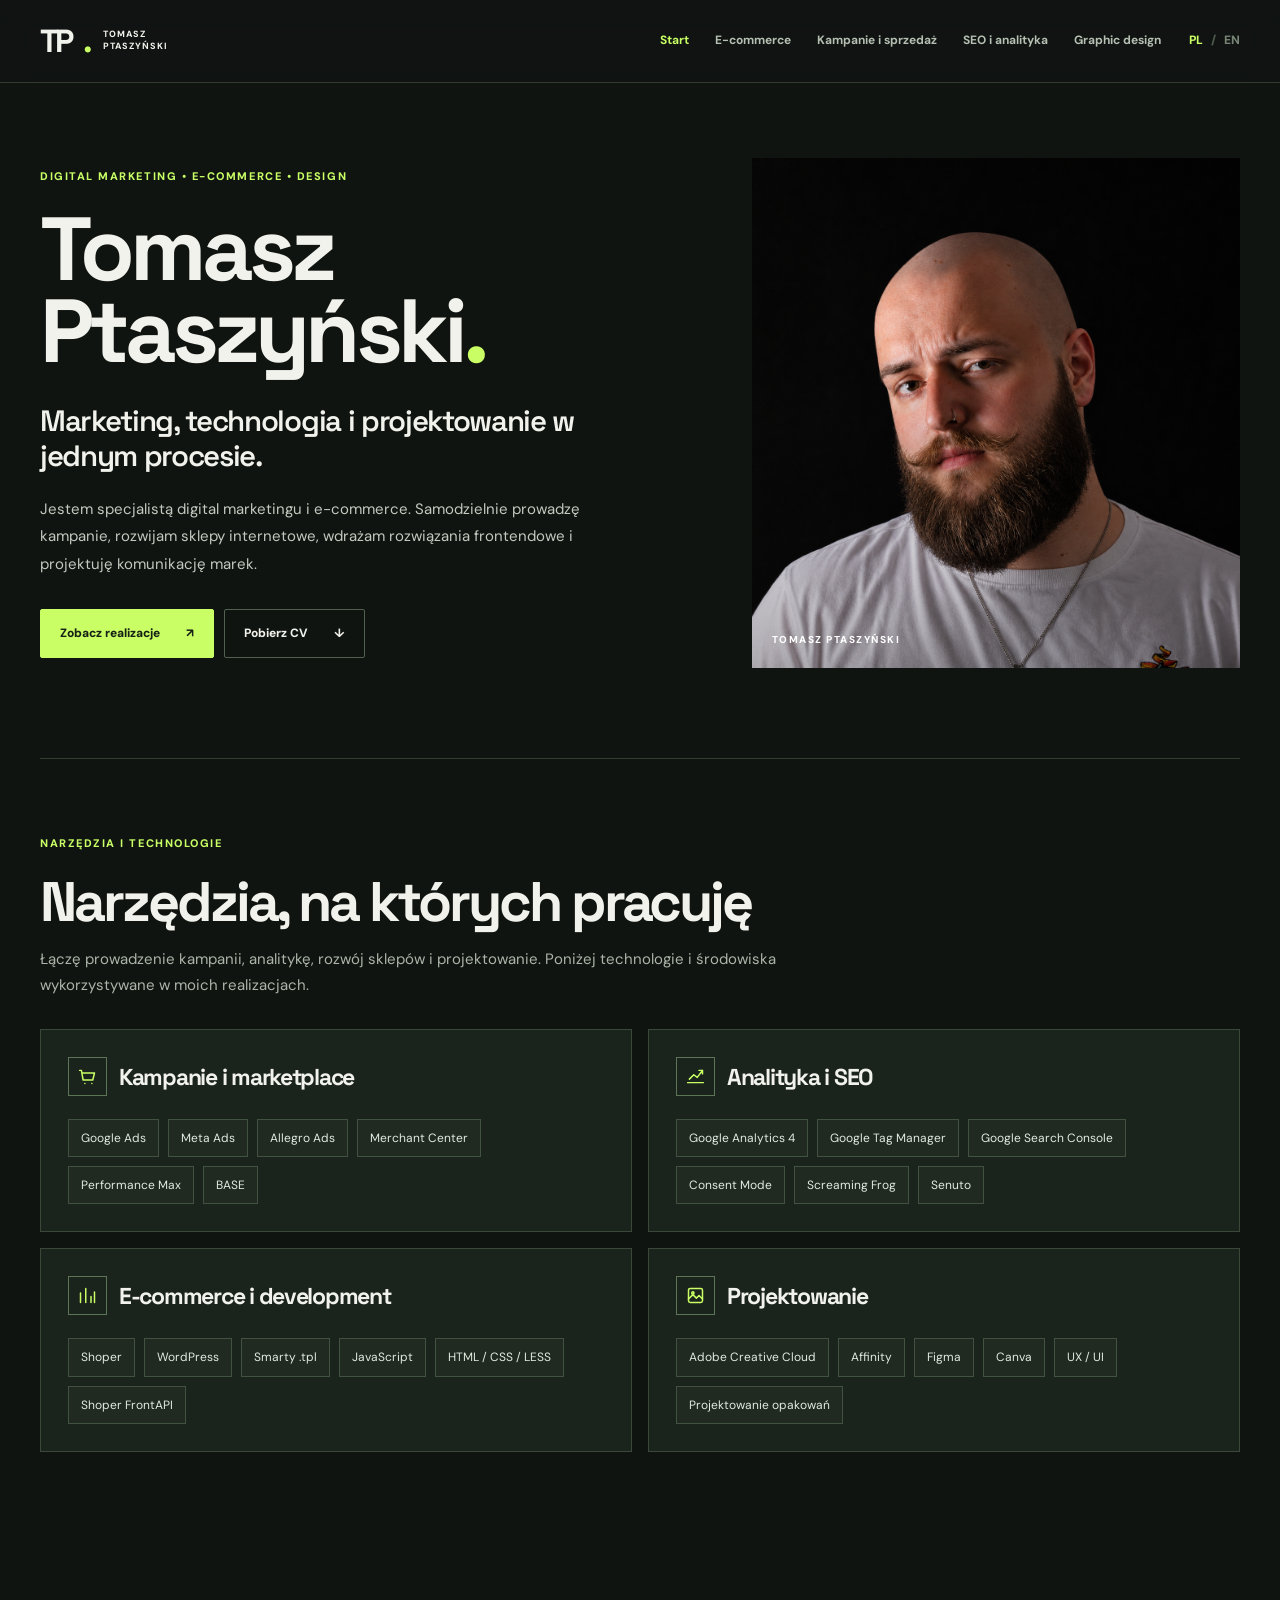
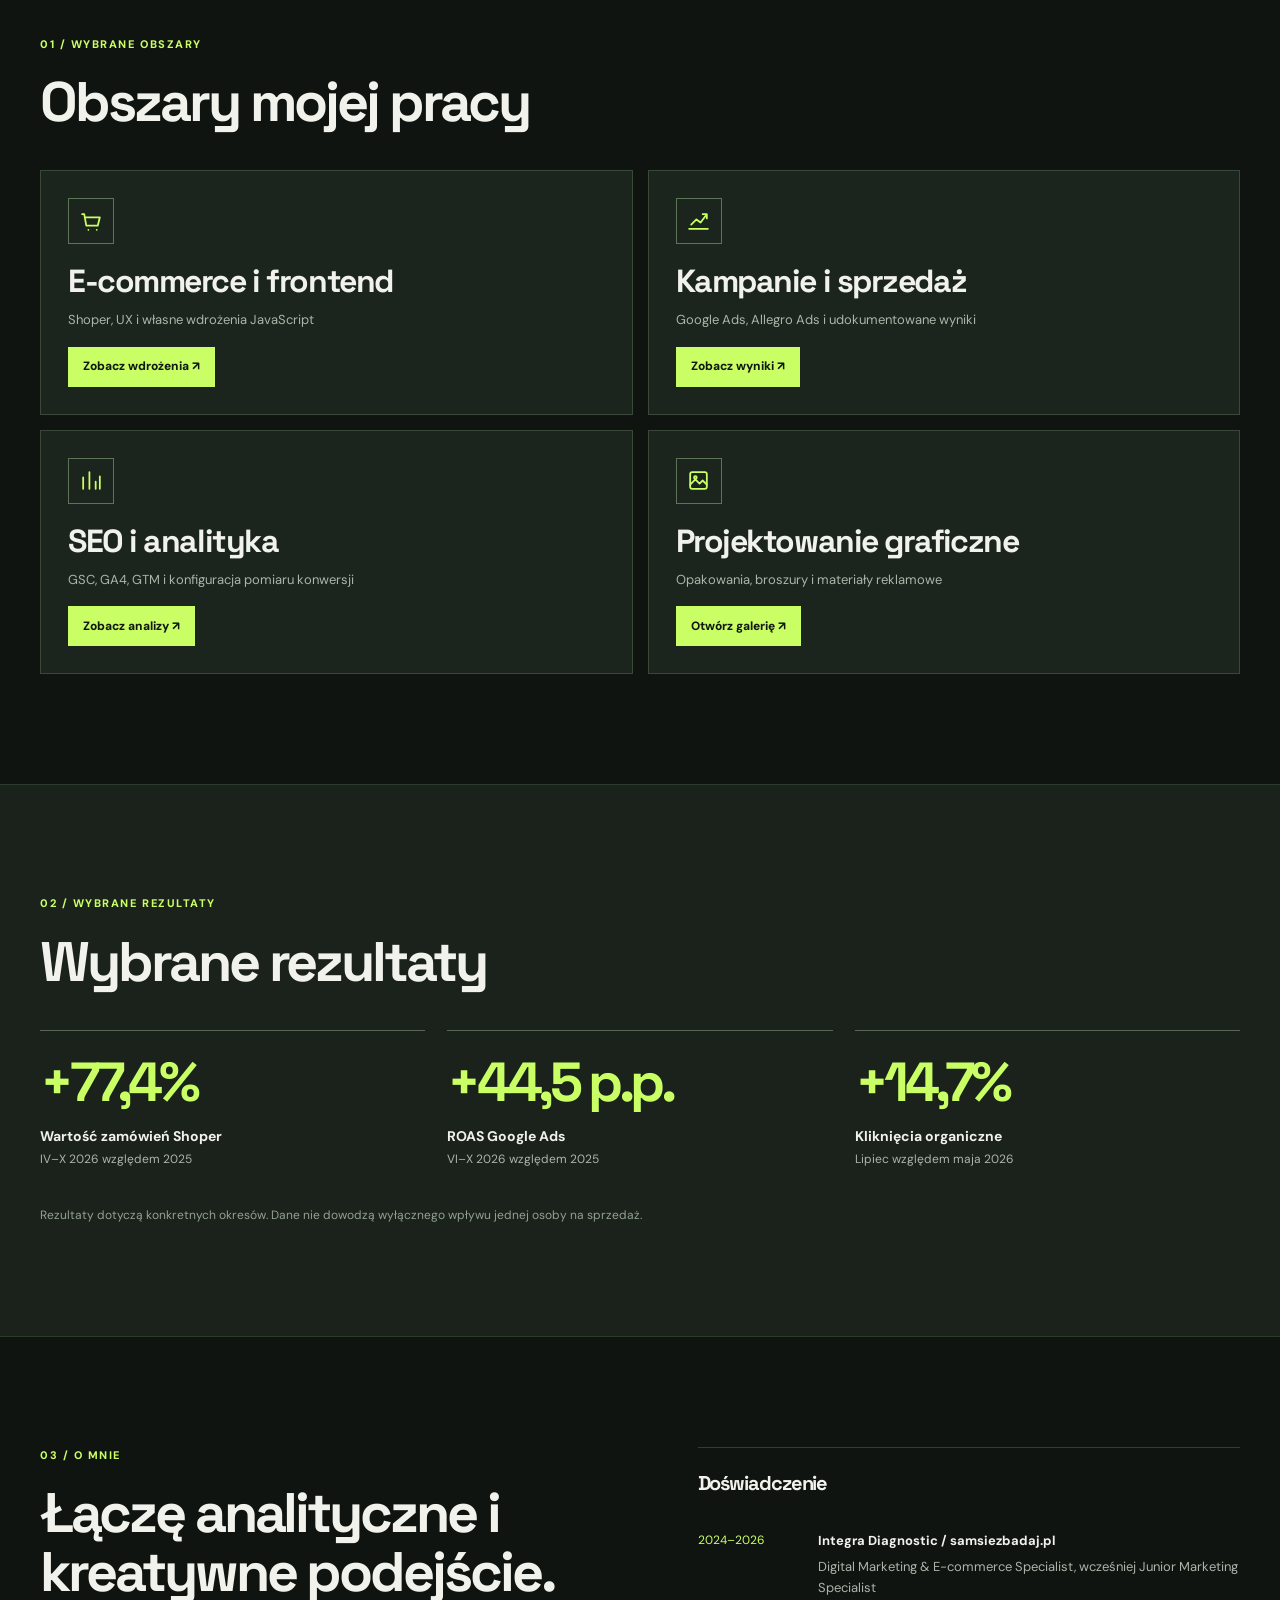
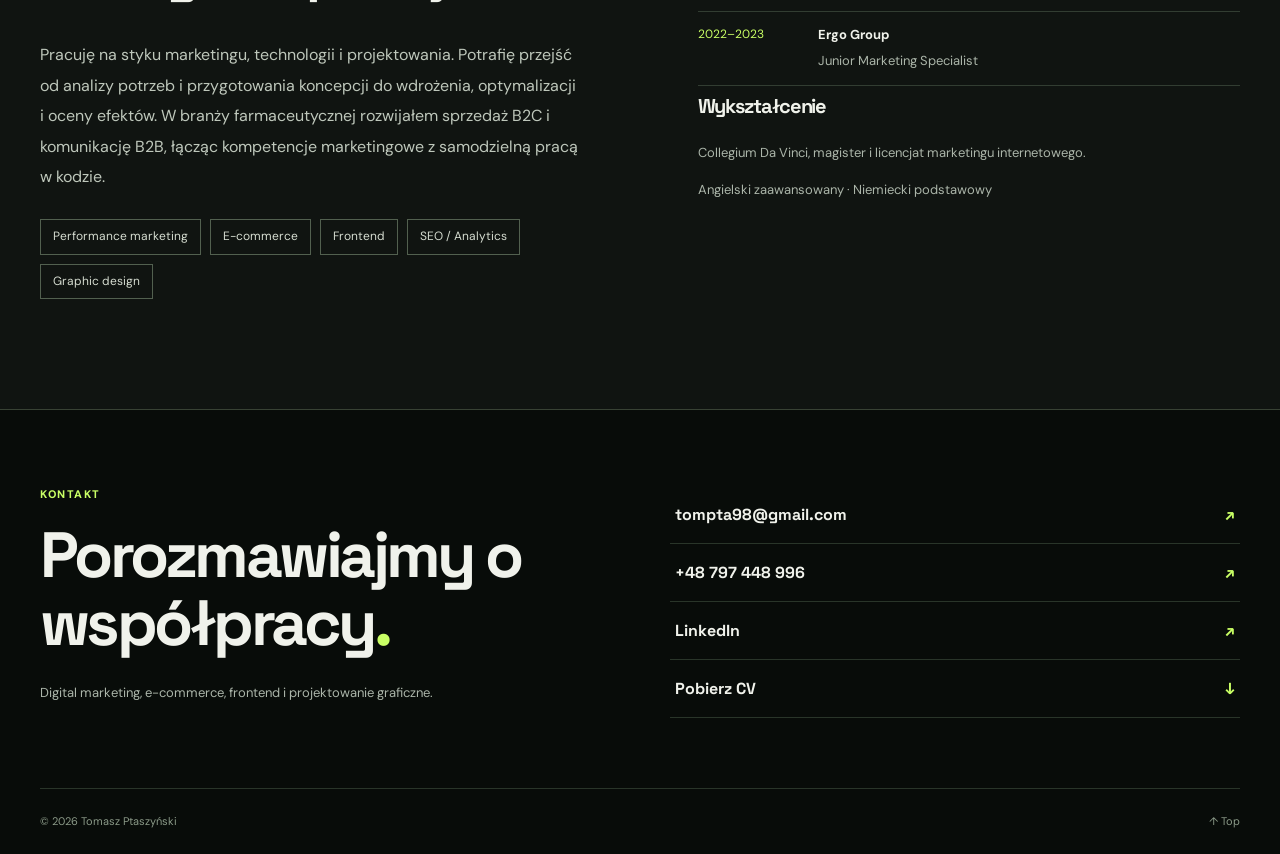
<file: index.html>
<!DOCTYPE html>
<html lang="pl"><head><meta charset="utf-8"/><meta content="width=device-width,initial-scale=1" name="viewport"/><meta content="#101411" name="theme-color"/><meta content="Jestem specjalistą digital marketingu i e-commerce. Samodzielnie prowadzę kampanie, rozwijam sklepy internetowe, wdrażam rozwiązania frontendowe i projektuję komunikację marek." name="description"/><meta content="website" property="og:type"/><meta content="Tomasz Ptaszyński | Digital Marketing &amp; E-commerce" property="og:title"/><meta content="Jestem specjalistą digital marketingu i e-commerce. Samodzielnie prowadzę kampanie, rozwijam sklepy internetowe, wdrażam rozwiązania frontendowe i projektuję komunikację marek." property="og:description"/><meta content="assets/portret.png" property="og:image"/><link href="https://soniferousdesign.github.io/tomaszptaszynski/index.html" rel="canonical"/><link href="en/index.html" hreflang="en" rel="alternate"/><link href="favicon.svg" rel="icon" type="image/svg+xml"/><link href="style.css" rel="stylesheet"/><title>Tomasz Ptaszyński | Digital Marketing &amp; E-commerce</title></head><body id="top"><header class="topbar"><div class="wrap navshell"><a aria-label="Tomasz Ptaszyński" class="wordmark" href="index.html">TP<span>.</span><small>TOMASZ<br/>PTASZYŃSKI</small></a><nav aria-label="Navigation" class="desktopnav"><a class="active" href="index.html">Start</a><a class="" href="ecommerce.html">E-commerce</a><a class="" href="performance.html">Kampanie i sprzedaż</a><a class="" href="analytics.html">SEO i analityka</a><a class="" href="design.html">Graphic design</a></nav><div class="navright"><div class="languages"><a class="selected" href="index.html" lang="pl">PL</a><span>/</span><a class="" href="en/index.html" lang="en">EN</a></div><button aria-expanded="false" aria-label="Toggle navigation" class="menu-btn" type="button"><span></span><span></span><span></span></button></div></div><nav aria-label="Mobile navigation" class="mobilenav"><a class="active" href="index.html">Start</a><a class="" href="ecommerce.html">E-commerce</a><a class="" href="performance.html">Kampanie i sprzedaż</a><a class="" href="analytics.html">SEO i analityka</a><a class="" href="design.html">Graphic design</a></nav></header><main><section class="hero wrap"><div class="hero-copy"><p class="kicker">DIGITAL MARKETING • E-COMMERCE • DESIGN</p><h1>Tomasz<br/><span>Ptaszyński</span><b>.</b></h1><h2>Marketing, technologia i projektowanie w jednym procesie.</h2><p>Jestem specjalistą digital marketingu i e-commerce. Samodzielnie prowadzę kampanie, rozwijam sklepy internetowe, wdrażam rozwiązania frontendowe i projektuję komunikację marek.</p><div class="hero-links"><a class="btn primary" href="#projekty">Zobacz realizacje <span>↗</span></a><a class="btn secondary" download="" href="CV_Tomasz_Ptaszynski_2026.pdf">Pobierz CV <span>↓</span></a></div></div><div class="portrait-frame"><img alt="Tomasz Ptaszyński" class="portrait" loading="eager" src="assets/portret.png"/><div class="portrait-credit">TOMASZ PTASZYŃSKI</div></div></section><section class="section wrap skills-section" id="narzedzia"><div class="section-heading"><p class="kicker">NARZĘDZIA I TECHNOLOGIE</p><h2>Narzędzia, na których pracuję</h2></div><p class="skills-intro">Łączę prowadzenie kampanii, analitykę, rozwój sklepów i projektowanie. Poniżej technologie i środowiska wykorzystywane w moich realizacjach.</p><div class="skills-grid"><div class="skill-group"><div class="skill-head"><span class="skill-symbol"><svg aria-hidden="true" viewbox="0 0 24 24"><path d="M3 5h2l2 11h11l2-8H6M9 20h.01M17 20h.01"></path></svg></span><h3>Kampanie i marketplace</h3></div><div class="skill-chips"><span>Google Ads</span><span>Meta Ads</span><span>Allegro Ads</span><span>Merchant Center</span><span>Performance Max</span><span>BASE</span></div></div><div class="skill-group"><div class="skill-head"><span class="skill-symbol"><svg aria-hidden="true" viewbox="0 0 24 24"><path d="M3 19h18M5 15l5-5 4 3 6-8M16 5h4v4"></path></svg></span><h3>Analityka i SEO</h3></div><div class="skill-chips"><span>Google Analytics 4</span><span>Google Tag Manager</span><span>Google Search Console</span><span>Consent Mode</span><span>Screaming Frog</span><span>Senuto</span></div></div><div class="skill-group"><div class="skill-head"><span class="skill-symbol"><svg aria-hidden="true" viewbox="0 0 24 24"><path d="M4 20V9m6 11V4m6 16v-7m4 7V8"></path></svg></span><h3>E-commerce i development</h3></div><div class="skill-chips"><span>Shoper</span><span>WordPress</span><span>Smarty .tpl</span><span>JavaScript</span><span>HTML / CSS / LESS</span><span>Shoper FrontAPI</span></div></div><div class="skill-group"><div class="skill-head"><span class="skill-symbol"><svg aria-hidden="true" viewbox="0 0 24 24"><rect height="16" rx="2" width="16" x="4" y="4"></rect><circle cx="9" cy="9" r="1.3"></circle><path d="m4 16 5-5 4 4 3-3 4 4"></path></svg></span><h3>Projektowanie</h3></div><div class="skill-chips"><span>Adobe Creative Cloud</span><span>Affinity</span><span>Figma</span><span>Canva</span><span>UX / UI</span><span>Projektowanie opakowań</span></div></div></div></section><section class="section wrap" id="projekty"><div class="section-heading"><p class="kicker">01 / Wybrane obszary</p><h2>Obszary mojej pracy</h2></div><div class="portfolio-areas"><a aria-label="E-commerce i frontend — Zobacz wdrożenia" class="area-link" href="ecommerce.html"><span class="area-icon"><svg aria-hidden="true" viewbox="0 0 24 24"><path d="M3 5h2l2 11h11l2-8H6M9 20h.01M17 20h.01"></path></svg></span><span class="area-copy"><strong>E-commerce i frontend</strong><span>Shoper, UX i własne wdrożenia JavaScript</span></span><span class="area-action">Zobacz wdrożenia ↗</span></a><a aria-label="Kampanie i sprzedaż — Zobacz wyniki" class="area-link" href="performance.html"><span class="area-icon"><svg aria-hidden="true" viewbox="0 0 24 24"><path d="M3 19h18M5 15l5-5 4 3 6-8M16 5h4v4"></path></svg></span><span class="area-copy"><strong>Kampanie i sprzedaż</strong><span>Google Ads, Allegro Ads i udokumentowane wyniki</span></span><span class="area-action">Zobacz wyniki ↗</span></a><a aria-label="SEO i analityka — Zobacz analizy" class="area-link" href="analytics.html"><span class="area-icon"><svg aria-hidden="true" viewbox="0 0 24 24"><path d="M4 20V9m6 11V4m6 16v-7m4 7V8"></path></svg></span><span class="area-copy"><strong>SEO i analityka</strong><span>GSC, GA4, GTM i konfiguracja pomiaru konwersji</span></span><span class="area-action">Zobacz analizy ↗</span></a><a aria-label="Projektowanie graficzne — Otwórz galerię" class="area-link" href="design.html"><span class="area-icon"><svg aria-hidden="true" viewbox="0 0 24 24"><rect height="16" rx="2" width="16" x="4" y="4"></rect><circle cx="9" cy="9" r="1.3"></circle><path d="m4 16 5-5 4 4 3-3 4 4"></path></svg></span><span class="area-copy"><strong>Projektowanie graficzne</strong><span>Opakowania, broszury i materiały reklamowe</span></span><span class="area-action">Otwórz galerię ↗</span></a></div></section><section class="section result-band"><div class="wrap"><div class="section-heading"><p class="kicker">02 / Wybrane rezultaty</p><h2>Wybrane rezultaty</h2></div><div class="stats three"><div class="stat"><strong>+77,4%</strong><span>Wartość zamówień Shoper</span><small>IV–X 2026 względem 2025</small></div><div class="stat"><strong>+44,5 p.p.</strong><span>ROAS Google Ads</span><small>VI–X 2026 względem 2025</small></div><div class="stat"><strong>+14,7%</strong><span>Kliknięcia organiczne</span><small>Lipiec względem maja 2026</small></div></div><p class="fineprint">Rezultaty dotyczą konkretnych okresów. Dane nie dowodzą wyłącznego wpływu jednej osoby na sprzedaż.</p></div></section><section class="section wrap about-section"><div class="about-copy"><div class="section-heading"><p class="kicker">03 / O mnie</p><h2>Łączę analityczne i kreatywne podejście.</h2></div><p>Pracuję na styku marketingu, technologii i projektowania. Potrafię przejść od analizy potrzeb i przygotowania koncepcji do wdrożenia, optymalizacji i oceny efektów. W branży farmaceutycznej rozwijałem sprzedaż B2C i komunikację B2B, łącząc kompetencje marketingowe z samodzielną pracą w kodzie.</p><div class="tags"><span>Performance marketing</span><span>E-commerce</span><span>Frontend</span><span>SEO / Analytics</span><span>Graphic design</span></div></div><div class="about-aside"><h3>Doświadczenie</h3><div class="career-row"><time>2024–2026</time><div><strong>Integra Diagnostic / samsiezbadaj.pl</strong><span>Digital Marketing &amp; E-commerce Specialist, wcześniej Junior Marketing Specialist</span></div></div><div class="career-row"><time>2022–2023</time><div><strong>Ergo Group</strong><span>Junior Marketing Specialist</span></div></div><h3>Wykształcenie</h3><p>Collegium Da Vinci, magister i licencjat marketingu internetowego.</p><p class="small-muted">Angielski zaawansowany · Niemiecki podstawowy</p></div></section></main><footer class="sitefoot" id="kontakt"><div class="wrap footer-grid"><div><p class="kicker">Kontakt</p><h2>Porozmawiajmy o współpracy<span class="accent">.</span></h2><p>Digital marketing, e-commerce, frontend i projektowanie graficzne.</p></div><div class="contactlinks"><a href="mailto:tompta98@gmail.com">tompta98@gmail.com <span>↗</span></a><a href="tel:+48797448996">+48 797 448 996 <span>↗</span></a><a href="https://www.linkedin.com/in/tomasz-ptaszy%C5%84ski-b3772b174/" rel="noopener noreferrer" target="_blank">LinkedIn <span>↗</span></a><a download="" href="CV_Tomasz_Ptaszynski_2026.pdf">Pobierz CV <span>↓</span></a></div></div><div class="wrap copyright"><span>© 2026 Tomasz Ptaszyński</span><a href="#top">↑ Top</a></div></footer><div aria-label="Image viewer" aria-modal="true" class="lightbox" hidden="" role="dialog"><button aria-label="Close image viewer" class="light-close">×</button><button aria-label="Previous image" class="light-prev">‹</button><img alt=""/><button aria-label="Next image" class="light-next">›</button><p></p></div><script defer="" src="app.js"></script></body></html>
</file>
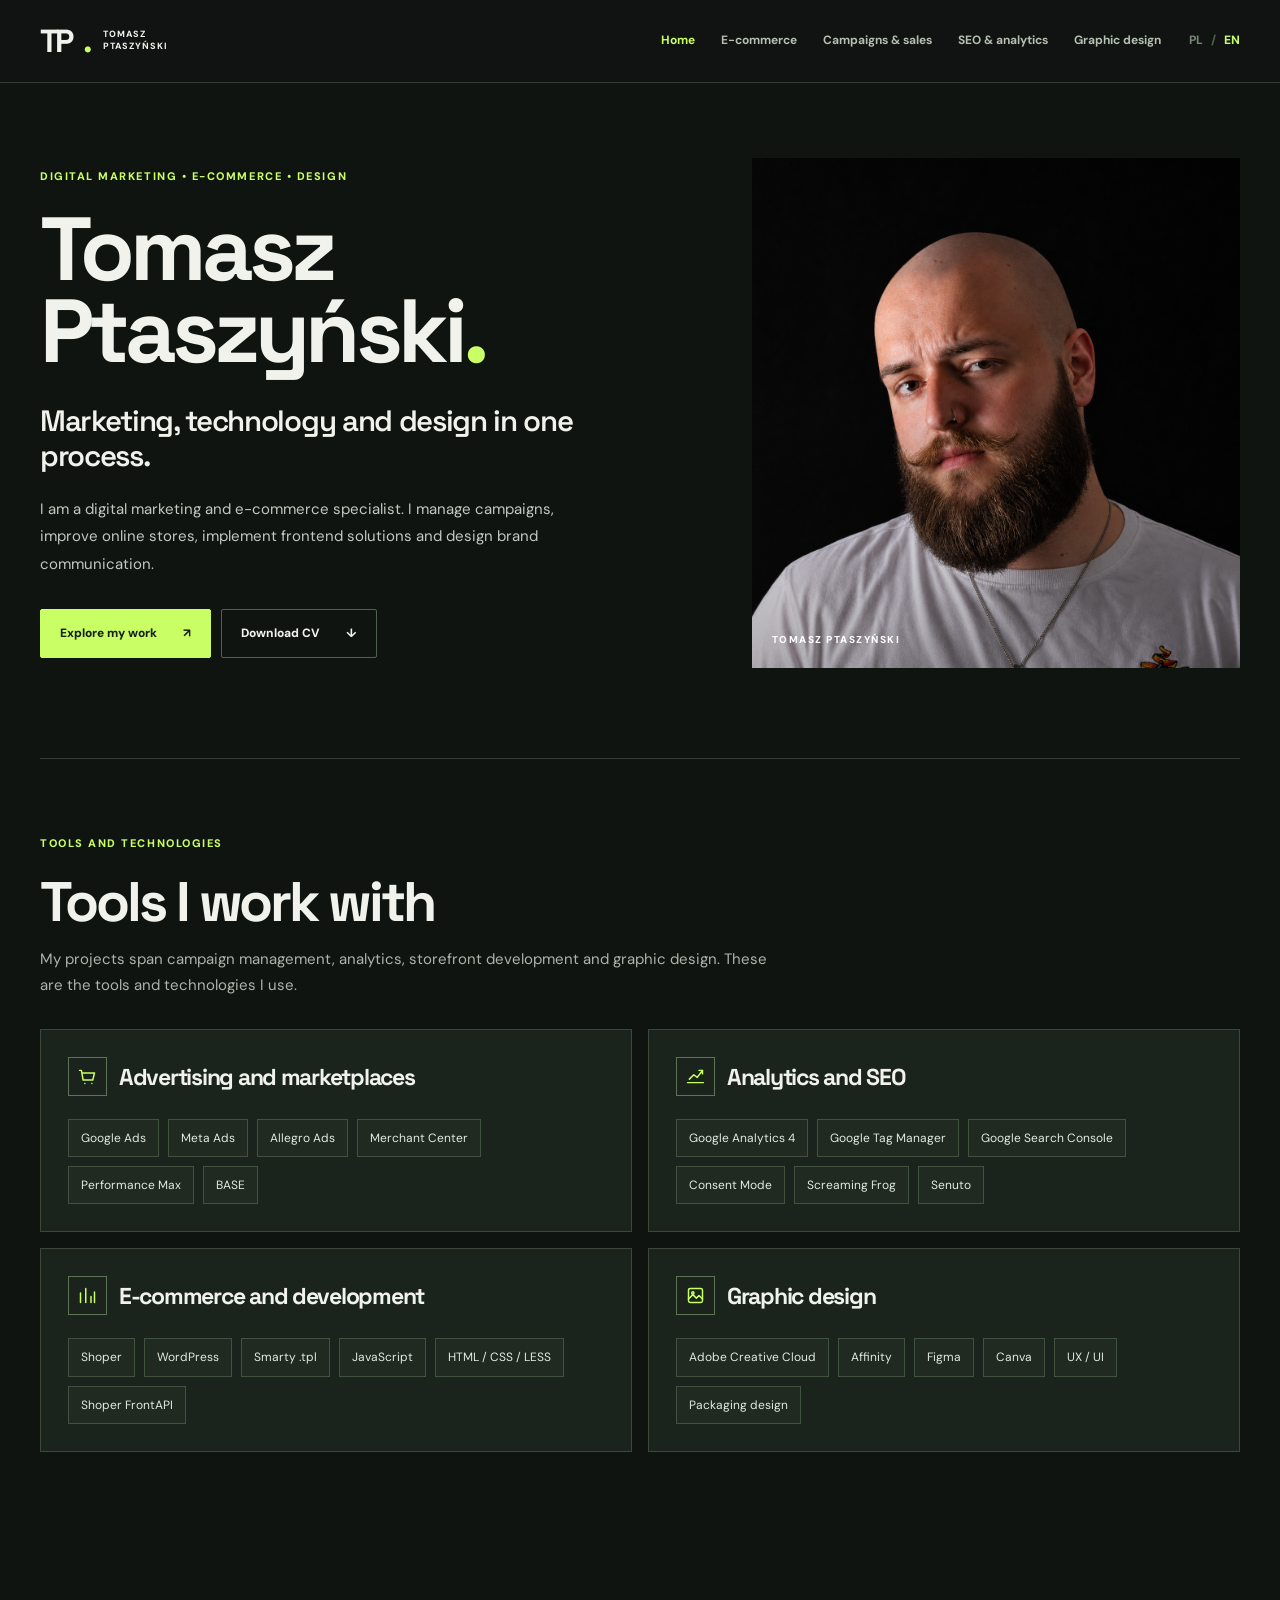
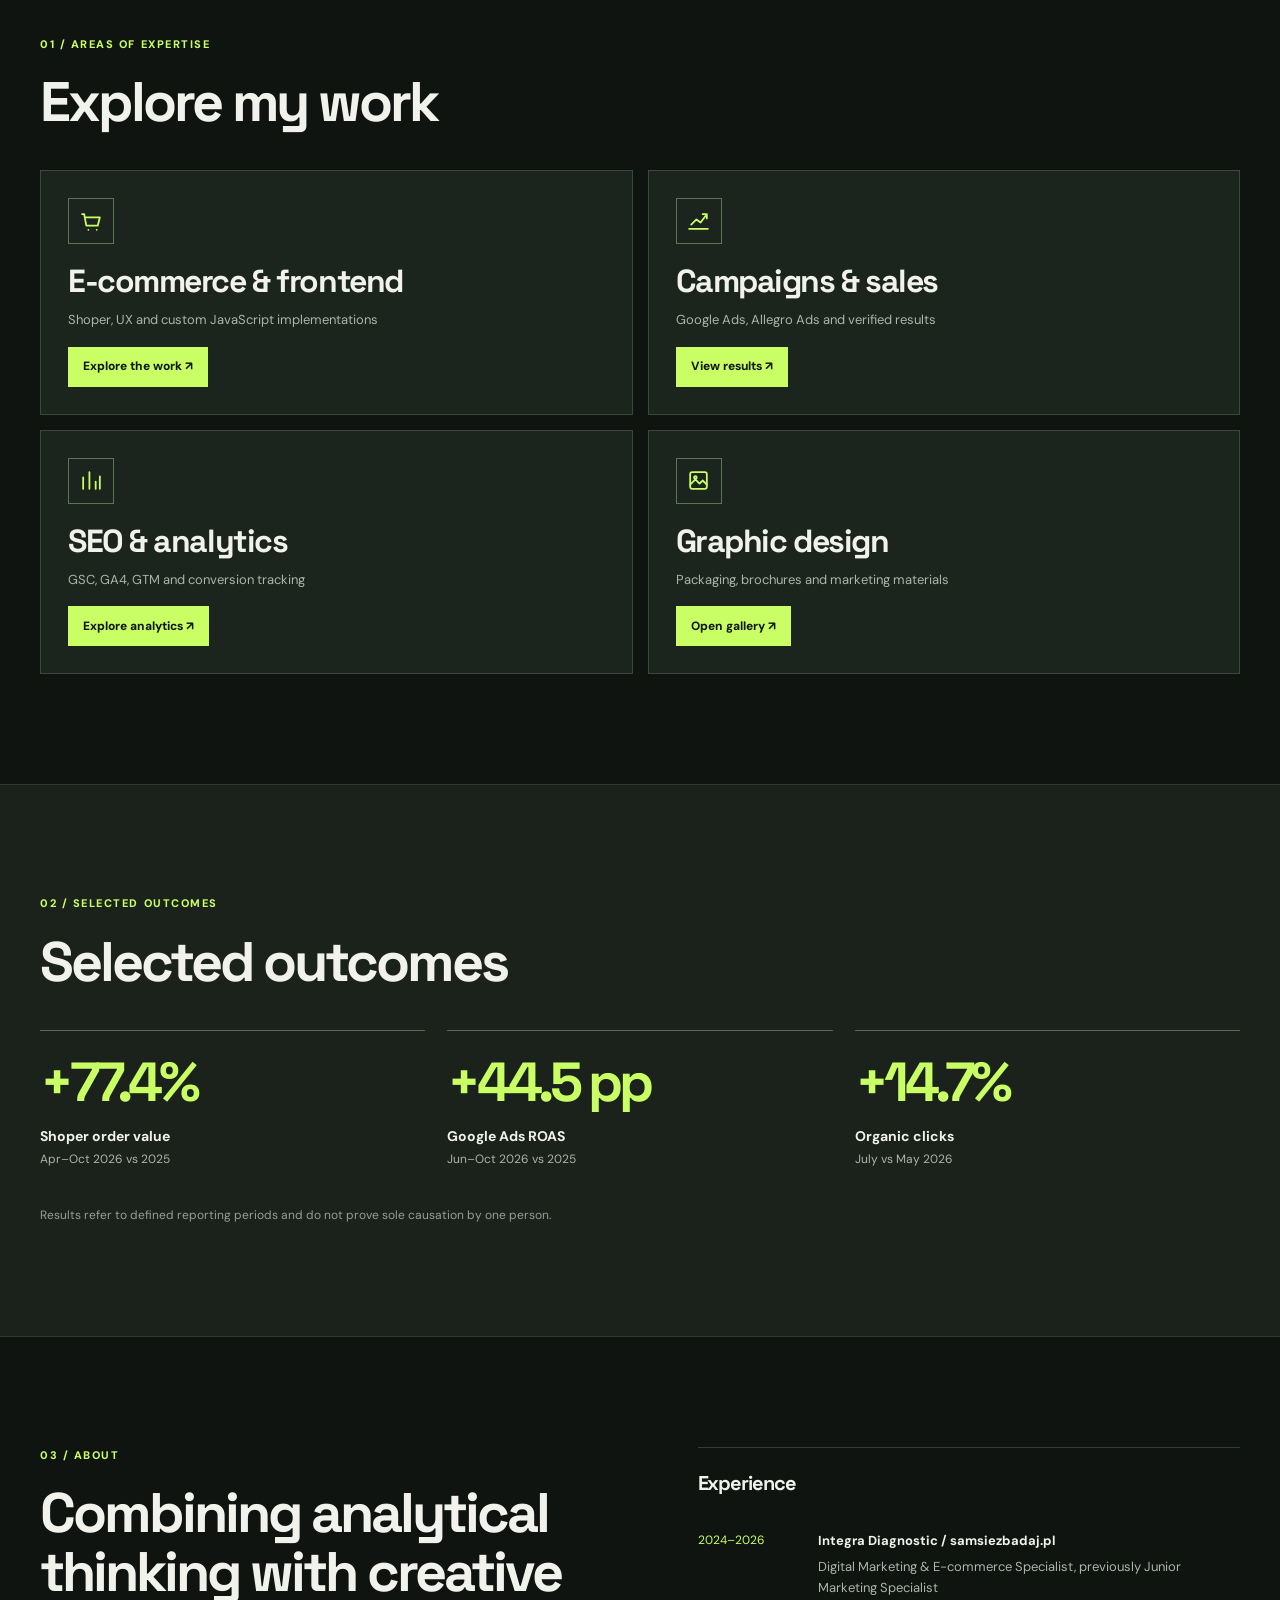
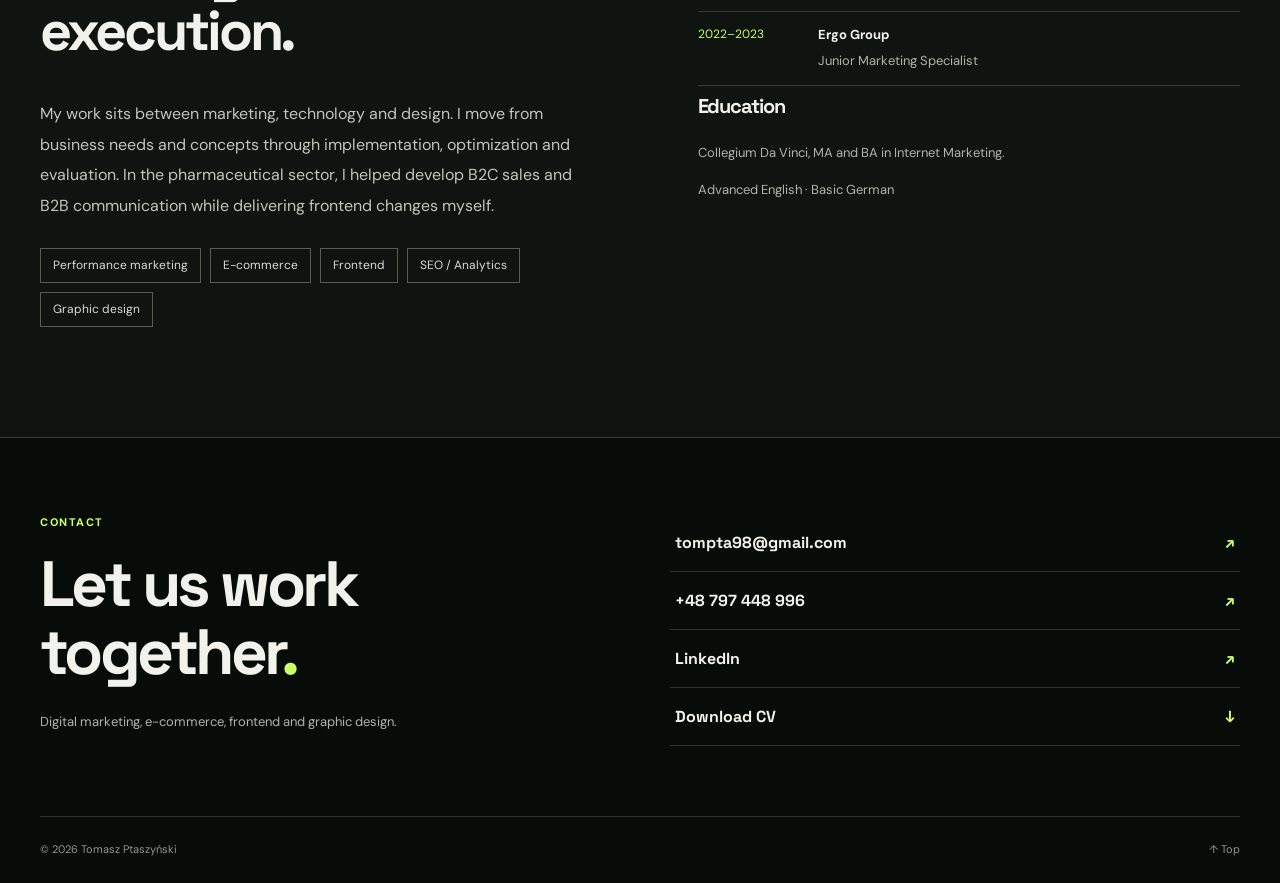
<file: en/index.html>
<!DOCTYPE html>
<html lang="en"><head><meta charset="utf-8"/><meta content="width=device-width,initial-scale=1" name="viewport"/><meta content="#101411" name="theme-color"/><meta content="I am a digital marketing and e-commerce specialist. I manage campaigns, improve online stores, implement frontend solutions and design brand communication." name="description"/><meta content="website" property="og:type"/><meta content="Tomasz Ptaszyński | Digital Marketing &amp; E-commerce" property="og:title"/><meta content="I am a digital marketing and e-commerce specialist. I manage campaigns, improve online stores, implement frontend solutions and design brand communication." property="og:description"/><meta content="../assets/portret.png" property="og:image"/><link href="https://soniferousdesign.github.io/tomaszptaszynski/en/index.html" rel="canonical"/><link href="../index.html" hreflang="pl" rel="alternate"/><link href="../favicon.svg" rel="icon" type="image/svg+xml"/><link href="../style.css" rel="stylesheet"/><title>Tomasz Ptaszyński | Digital Marketing &amp; E-commerce</title></head><body id="top"><header class="topbar"><div class="wrap navshell"><a aria-label="Tomasz Ptaszyński" class="wordmark" href="index.html">TP<span>.</span><small>TOMASZ<br/>PTASZYŃSKI</small></a><nav aria-label="Navigation" class="desktopnav"><a class="active" href="index.html">Home</a><a class="" href="ecommerce.html">E-commerce</a><a class="" href="performance.html">Campaigns &amp; sales</a><a class="" href="analytics.html">SEO &amp; analytics</a><a class="" href="design.html">Graphic design</a></nav><div class="navright"><div class="languages"><a class="" href="../index.html" lang="pl">PL</a><span>/</span><a class="selected" href="index.html" lang="en">EN</a></div><button aria-expanded="false" aria-label="Toggle navigation" class="menu-btn" type="button"><span></span><span></span><span></span></button></div></div><nav aria-label="Mobile navigation" class="mobilenav"><a class="active" href="index.html">Home</a><a class="" href="ecommerce.html">E-commerce</a><a class="" href="performance.html">Campaigns &amp; sales</a><a class="" href="analytics.html">SEO &amp; analytics</a><a class="" href="design.html">Graphic design</a></nav></header><main><section class="hero wrap"><div class="hero-copy"><p class="kicker">DIGITAL MARKETING • E-COMMERCE • DESIGN</p><h1>Tomasz<br/><span>Ptaszyński</span><b>.</b></h1><h2>Marketing, technology and design in one process.</h2><p>I am a digital marketing and e-commerce specialist. I manage campaigns, improve online stores, implement frontend solutions and design brand communication.</p><div class="hero-links"><a class="btn primary" href="#projekty">Explore my work <span>↗</span></a><a class="btn secondary" download="" href="../CV_Tomasz_Ptaszynski_2026.pdf">Download CV <span>↓</span></a></div></div><div class="portrait-frame"><img alt="Tomasz Ptaszyński" class="portrait" loading="eager" src="../assets/portret.png"/><div class="portrait-credit">TOMASZ PTASZYŃSKI</div></div></section><section class="section wrap skills-section" id="narzedzia"><div class="section-heading"><p class="kicker">TOOLS AND TECHNOLOGIES</p><h2>Tools I work with</h2></div><p class="skills-intro">My projects span campaign management, analytics, storefront development and graphic design. These are the tools and technologies I use.</p><div class="skills-grid"><div class="skill-group"><div class="skill-head"><span class="skill-symbol"><svg aria-hidden="true" viewbox="0 0 24 24"><path d="M3 5h2l2 11h11l2-8H6M9 20h.01M17 20h.01"></path></svg></span><h3>Advertising and marketplaces</h3></div><div class="skill-chips"><span>Google Ads</span><span>Meta Ads</span><span>Allegro Ads</span><span>Merchant Center</span><span>Performance Max</span><span>BASE</span></div></div><div class="skill-group"><div class="skill-head"><span class="skill-symbol"><svg aria-hidden="true" viewbox="0 0 24 24"><path d="M3 19h18M5 15l5-5 4 3 6-8M16 5h4v4"></path></svg></span><h3>Analytics and SEO</h3></div><div class="skill-chips"><span>Google Analytics 4</span><span>Google Tag Manager</span><span>Google Search Console</span><span>Consent Mode</span><span>Screaming Frog</span><span>Senuto</span></div></div><div class="skill-group"><div class="skill-head"><span class="skill-symbol"><svg aria-hidden="true" viewbox="0 0 24 24"><path d="M4 20V9m6 11V4m6 16v-7m4 7V8"></path></svg></span><h3>E-commerce and development</h3></div><div class="skill-chips"><span>Shoper</span><span>WordPress</span><span>Smarty .tpl</span><span>JavaScript</span><span>HTML / CSS / LESS</span><span>Shoper FrontAPI</span></div></div><div class="skill-group"><div class="skill-head"><span class="skill-symbol"><svg aria-hidden="true" viewbox="0 0 24 24"><rect height="16" rx="2" width="16" x="4" y="4"></rect><circle cx="9" cy="9" r="1.3"></circle><path d="m4 16 5-5 4 4 3-3 4 4"></path></svg></span><h3>Graphic design</h3></div><div class="skill-chips"><span>Adobe Creative Cloud</span><span>Affinity</span><span>Figma</span><span>Canva</span><span>UX / UI</span><span>Packaging design</span></div></div></div></section><section class="section wrap" id="projekty"><div class="section-heading"><p class="kicker">01 / Areas of expertise</p><h2>Explore my work</h2></div><div class="portfolio-areas"><a aria-label="E-commerce &amp; frontend — Explore the work" class="area-link" href="ecommerce.html"><span class="area-icon"><svg aria-hidden="true" viewbox="0 0 24 24"><path d="M3 5h2l2 11h11l2-8H6M9 20h.01M17 20h.01"></path></svg></span><span class="area-copy"><strong>E-commerce &amp; frontend</strong><span>Shoper, UX and custom JavaScript implementations</span></span><span class="area-action">Explore the work ↗</span></a><a aria-label="Campaigns &amp; sales — View results" class="area-link" href="performance.html"><span class="area-icon"><svg aria-hidden="true" viewbox="0 0 24 24"><path d="M3 19h18M5 15l5-5 4 3 6-8M16 5h4v4"></path></svg></span><span class="area-copy"><strong>Campaigns &amp; sales</strong><span>Google Ads, Allegro Ads and verified results</span></span><span class="area-action">View results ↗</span></a><a aria-label="SEO &amp; analytics — Explore analytics" class="area-link" href="analytics.html"><span class="area-icon"><svg aria-hidden="true" viewbox="0 0 24 24"><path d="M4 20V9m6 11V4m6 16v-7m4 7V8"></path></svg></span><span class="area-copy"><strong>SEO &amp; analytics</strong><span>GSC, GA4, GTM and conversion tracking</span></span><span class="area-action">Explore analytics ↗</span></a><a aria-label="Graphic design — Open gallery" class="area-link" href="design.html"><span class="area-icon"><svg aria-hidden="true" viewbox="0 0 24 24"><rect height="16" rx="2" width="16" x="4" y="4"></rect><circle cx="9" cy="9" r="1.3"></circle><path d="m4 16 5-5 4 4 3-3 4 4"></path></svg></span><span class="area-copy"><strong>Graphic design</strong><span>Packaging, brochures and marketing materials</span></span><span class="area-action">Open gallery ↗</span></a></div></section><section class="section result-band"><div class="wrap"><div class="section-heading"><p class="kicker">02 / Selected outcomes</p><h2>Selected outcomes</h2></div><div class="stats three"><div class="stat"><strong>+77.4%</strong><span>Shoper order value</span><small>Apr–Oct 2026 vs 2025</small></div><div class="stat"><strong>+44.5 pp</strong><span>Google Ads ROAS</span><small>Jun–Oct 2026 vs 2025</small></div><div class="stat"><strong>+14.7%</strong><span>Organic clicks</span><small>July vs May 2026</small></div></div><p class="fineprint">Results refer to defined reporting periods and do not prove sole causation by one person.</p></div></section><section class="section wrap about-section"><div class="about-copy"><div class="section-heading"><p class="kicker">03 / About</p><h2>Combining analytical thinking with creative execution.</h2></div><p>My work sits between marketing, technology and design. I move from business needs and concepts through implementation, optimization and evaluation. In the pharmaceutical sector, I helped develop B2C sales and B2B communication while delivering frontend changes myself.</p><div class="tags"><span>Performance marketing</span><span>E-commerce</span><span>Frontend</span><span>SEO / Analytics</span><span>Graphic design</span></div></div><div class="about-aside"><h3>Experience</h3><div class="career-row"><time>2024–2026</time><div><strong>Integra Diagnostic / samsiezbadaj.pl</strong><span>Digital Marketing &amp; E-commerce Specialist, previously Junior Marketing Specialist</span></div></div><div class="career-row"><time>2022–2023</time><div><strong>Ergo Group</strong><span>Junior Marketing Specialist</span></div></div><h3>Education</h3><p>Collegium Da Vinci, MA and BA in Internet Marketing.</p><p class="small-muted">Advanced English · Basic German</p></div></section></main><footer class="sitefoot" id="kontakt"><div class="wrap footer-grid"><div><p class="kicker">Contact</p><h2>Let us work together<span class="accent">.</span></h2><p>Digital marketing, e-commerce, frontend and graphic design.</p></div><div class="contactlinks"><a href="mailto:tompta98@gmail.com">tompta98@gmail.com <span>↗</span></a><a href="tel:+48797448996">+48 797 448 996 <span>↗</span></a><a href="https://www.linkedin.com/in/tomasz-ptaszy%C5%84ski-b3772b174/" rel="noopener noreferrer" target="_blank">LinkedIn <span>↗</span></a><a download="" href="../CV_Tomasz_Ptaszynski_2026.pdf">Download CV <span>↓</span></a></div></div><div class="wrap copyright"><span>© 2026 Tomasz Ptaszyński</span><a href="#top">↑ Top</a></div></footer><div aria-label="Image viewer" aria-modal="true" class="lightbox" hidden="" role="dialog"><button aria-label="Close image viewer" class="light-close">×</button><button aria-label="Previous image" class="light-prev">‹</button><img alt=""/><button aria-label="Next image" class="light-next">›</button><p></p></div><script defer="" src="../app.js"></script></body></html>
</file>
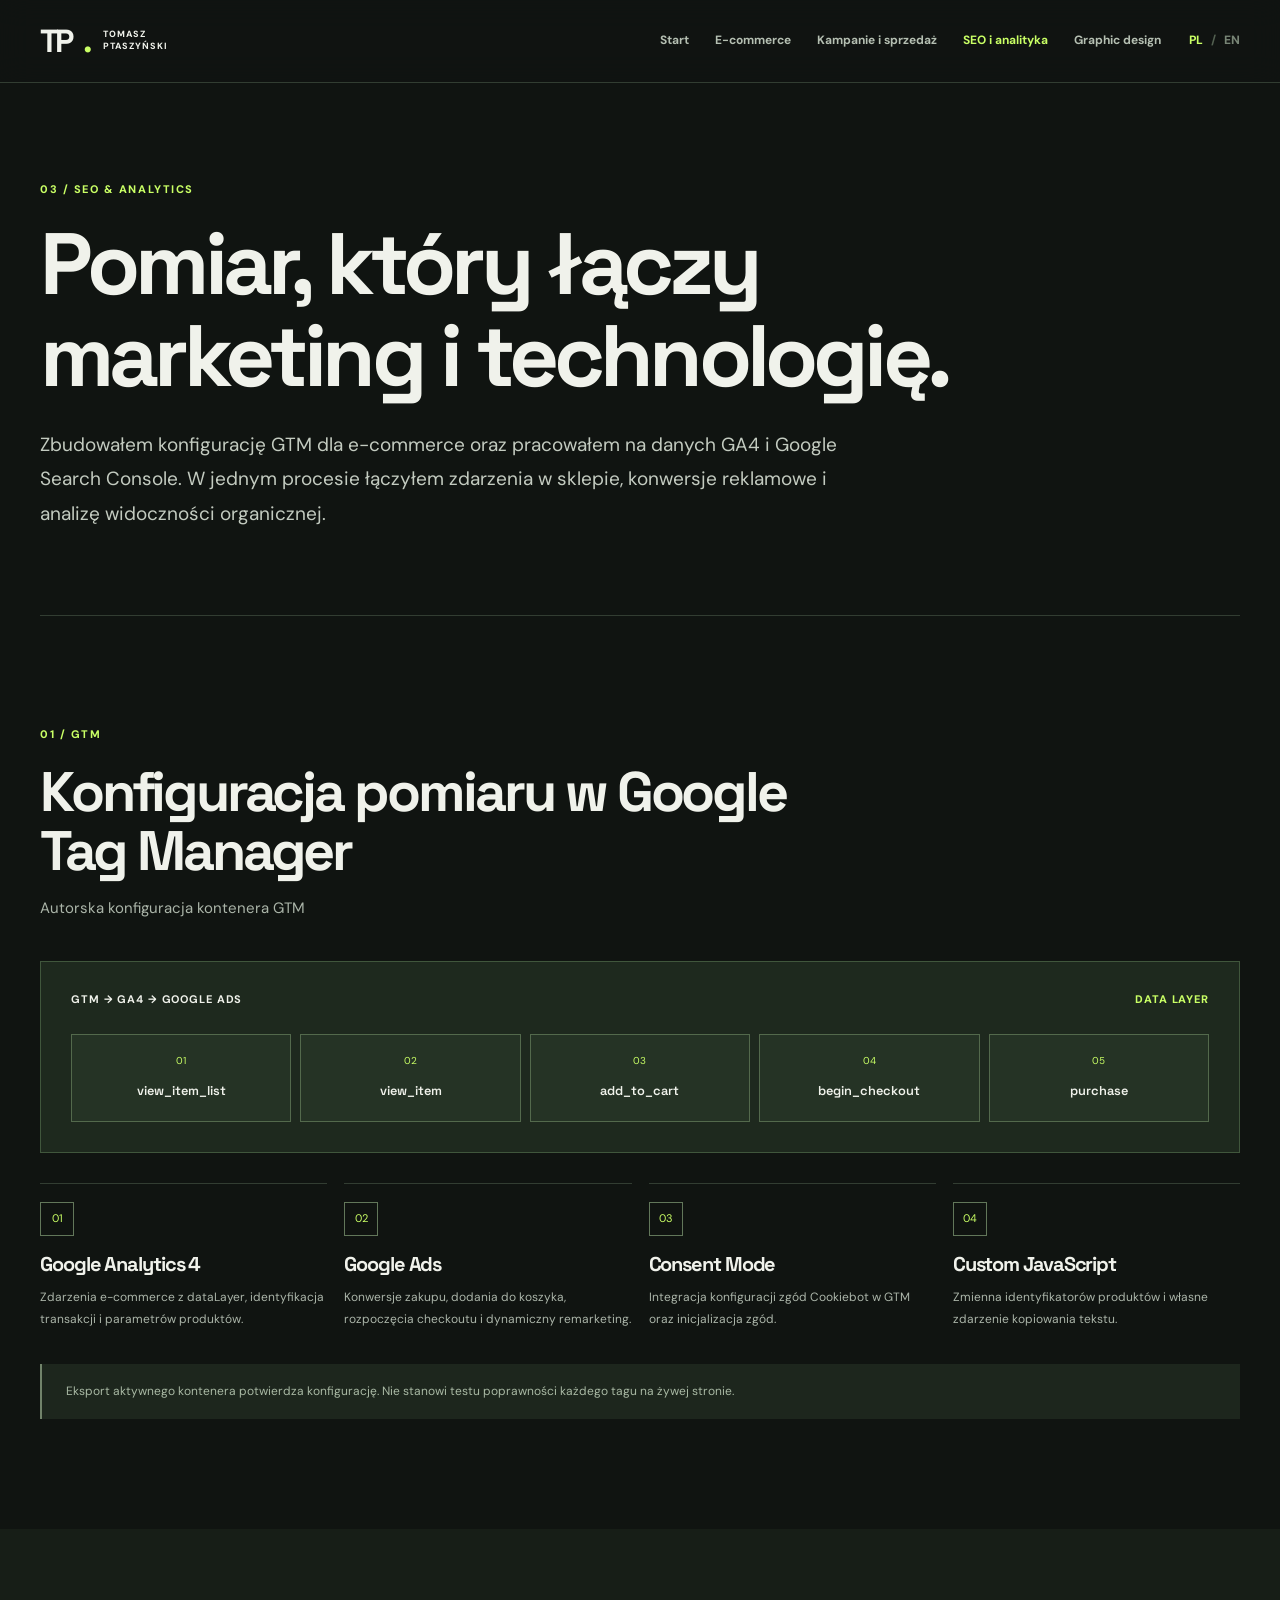
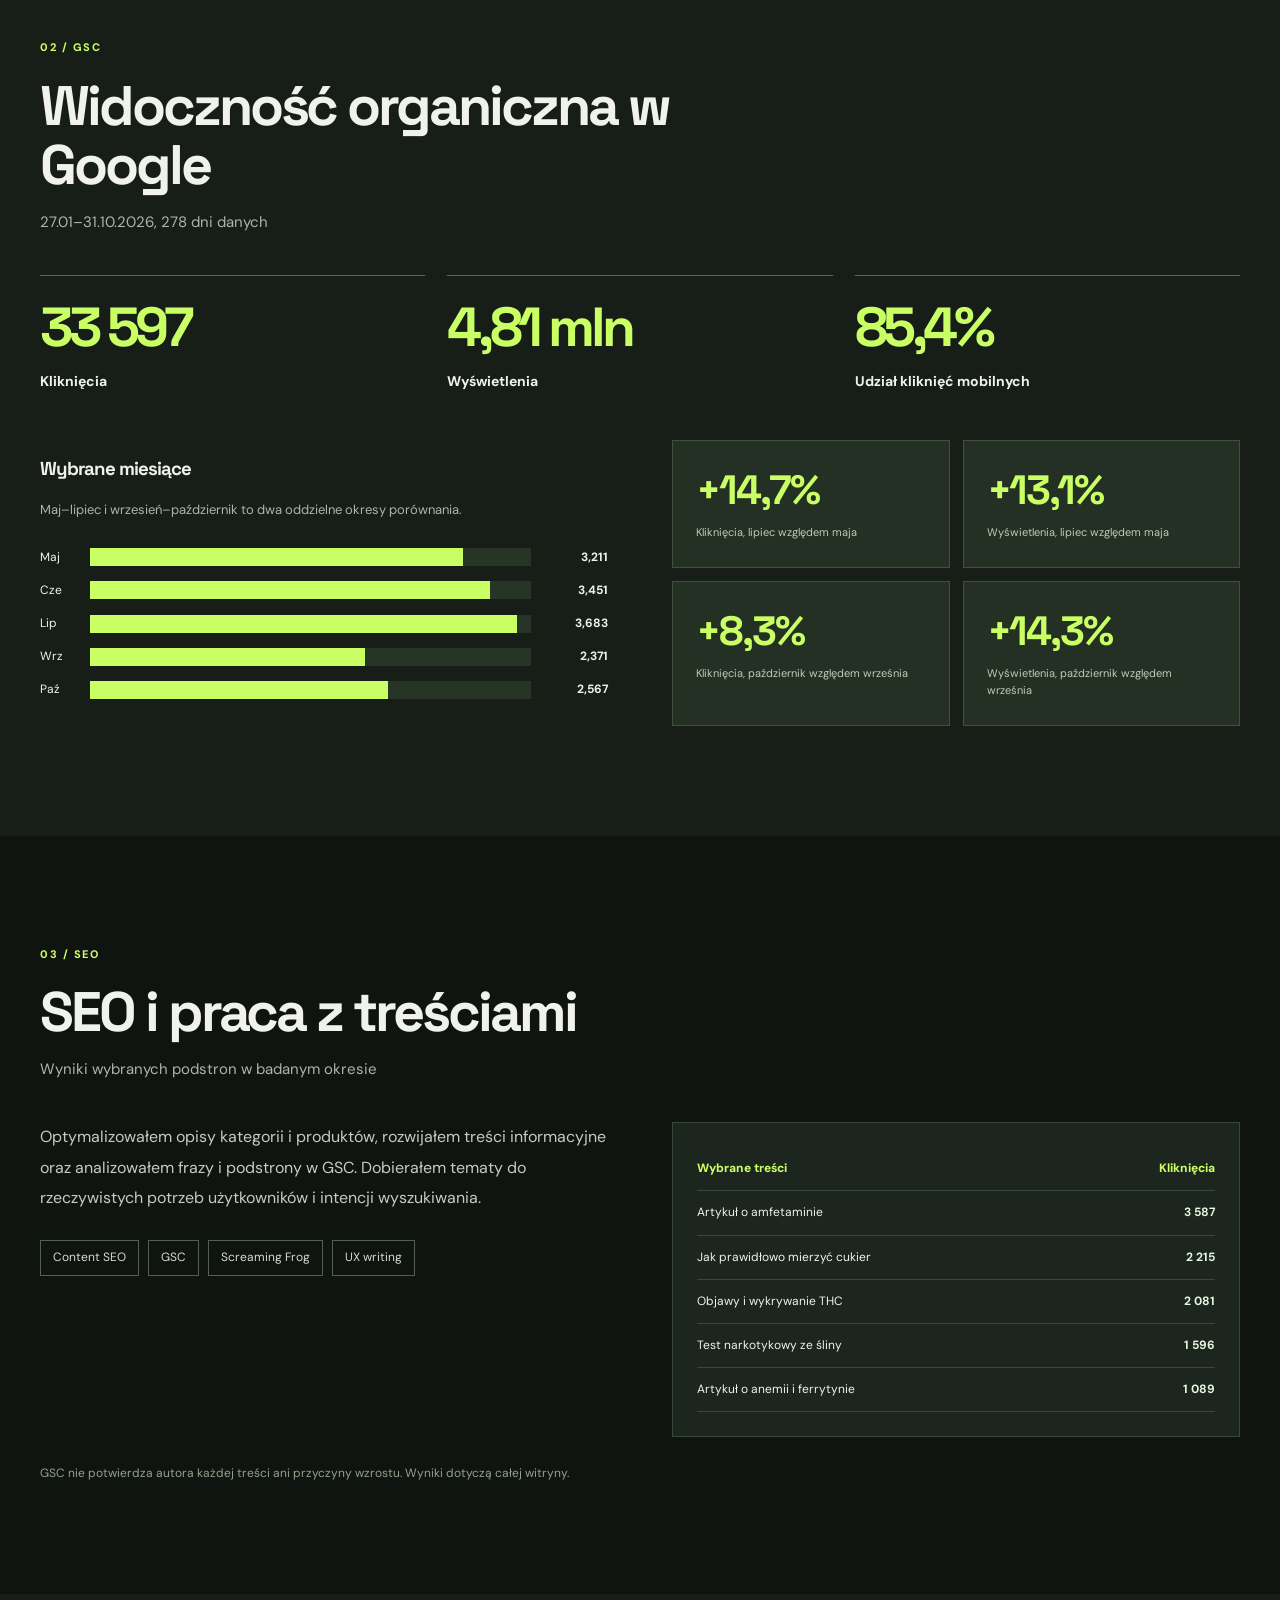
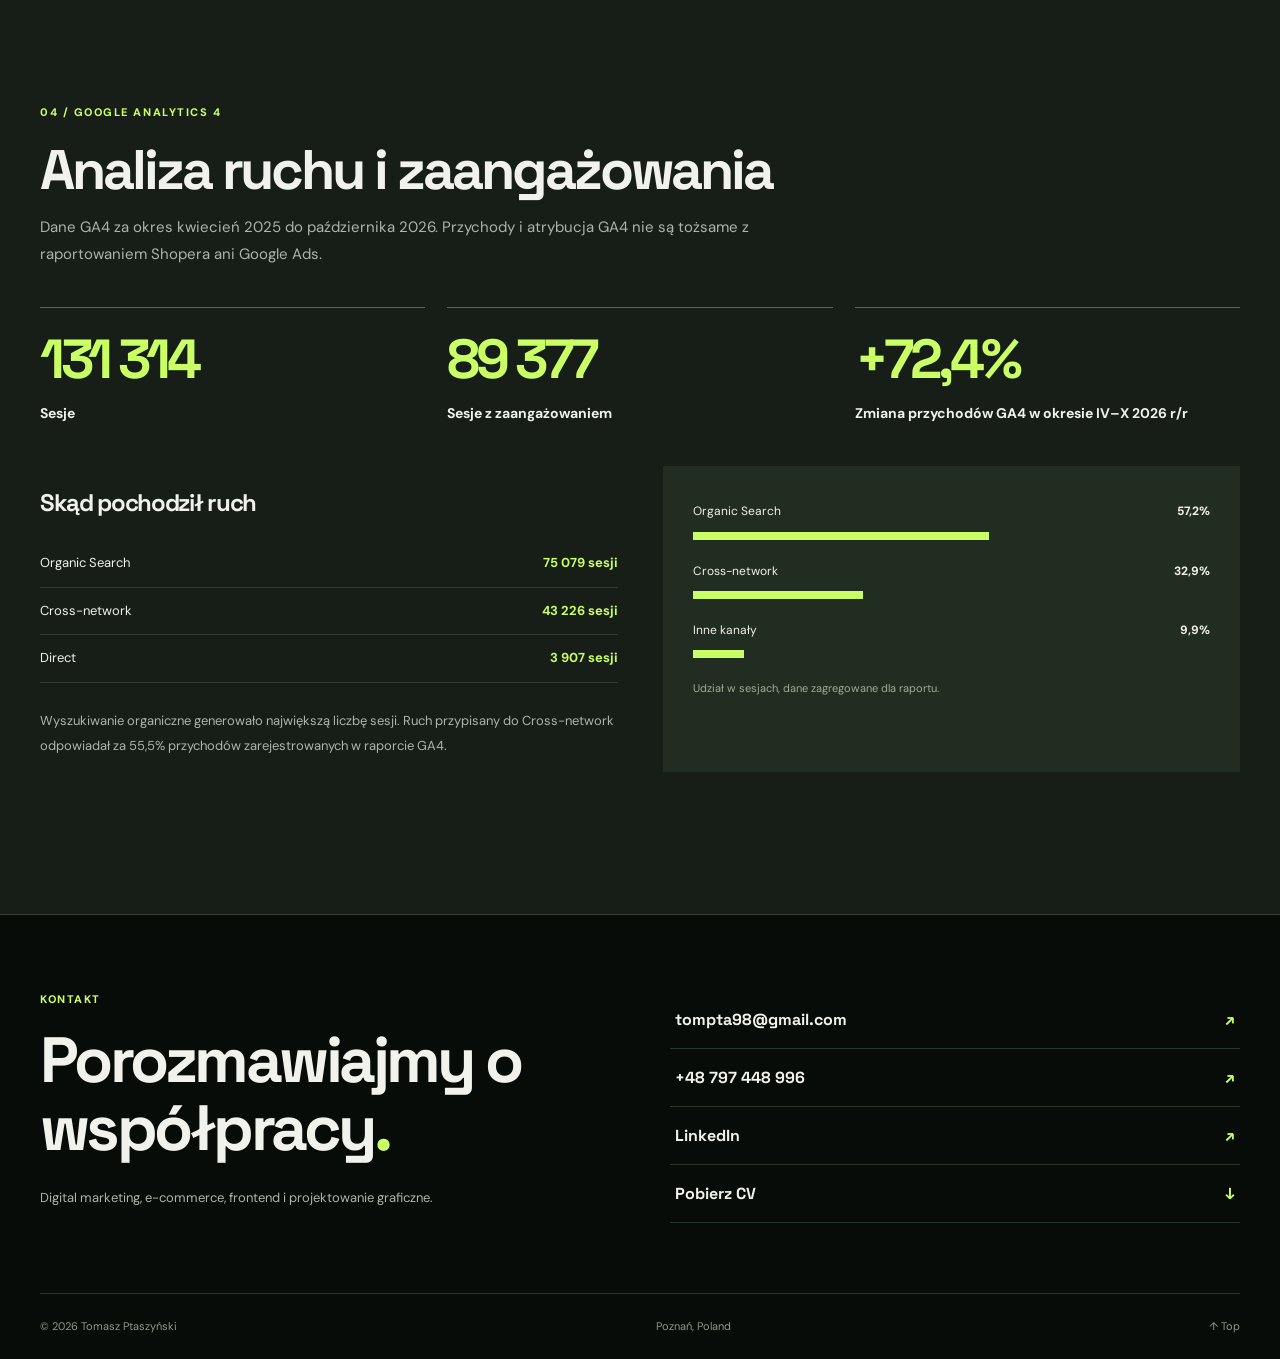
<file: analytics.html>
<!doctype html><html lang="pl"><head><meta charset="utf-8"><meta name="viewport" content="width=device-width,initial-scale=1"><meta name="theme-color" content="#101411"><meta name="description" content="Zbudowałem konfigurację GTM dla e-commerce oraz pracowałem na danych GA4 i Google Search Console. W jednym procesie łączyłem zdarzenia w sklepie, konwersje reklamowe i analizę widoczności organicznej."><meta property="og:type" content="website"><meta property="og:title" content="SEO i analityka | Tomasz Ptaszyński"><meta property="og:description" content="Zbudowałem konfigurację GTM dla e-commerce oraz pracowałem na danych GA4 i Google Search Console. W jednym procesie łączyłem zdarzenia w sklepie, konwersje reklamowe i analizę widoczności organicznej."><meta property="og:image" content="assets/portret.png"><link rel="canonical" href="https://soniferousdesign.github.io/tomaszptaszynski/analytics.html"><link rel="alternate" hreflang="en" href="en/analytics.html"><link rel="icon" type="image/svg+xml" href="favicon.svg"><link rel="stylesheet" href="style.css"><title>SEO i analityka | Tomasz Ptaszyński</title></head><body id="top"><header class="topbar"><div class="wrap navshell"><a class="wordmark" href="index.html" aria-label="Tomasz Ptaszyński">TP<span>.</span><small>TOMASZ<br>PTASZYŃSKI</small></a><nav class="desktopnav" aria-label="Navigation"><a class="" href="index.html">Start</a><a class="" href="ecommerce.html">E-commerce</a><a class="" href="performance.html">Kampanie i sprzedaż</a><a class="active" href="analytics.html">SEO i analityka</a><a class="" href="design.html">Graphic design</a></nav><div class="navright"><div class="languages"><a href="analytics.html" class="selected" lang="pl">PL</a><span>/</span><a href="en/analytics.html" class="" lang="en">EN</a></div><button type="button" class="menu-btn" aria-label="Toggle navigation" aria-expanded="false"><span></span><span></span><span></span></button></div></div><nav class="mobilenav" aria-label="Mobile navigation"><a class="" href="index.html">Start</a><a class="" href="ecommerce.html">E-commerce</a><a class="" href="performance.html">Kampanie i sprzedaż</a><a class="active" href="analytics.html">SEO i analityka</a><a class="" href="design.html">Graphic design</a></nav></header><main><section class="pageintro wrap"><p class="kicker">03 / SEO &amp; ANALYTICS</p><h1>Pomiar, który łączy marketing i technologię.</h1><p class="intro-lead">Zbudowałem konfigurację GTM dla e-commerce oraz pracowałem na danych GA4 i Google Search Console. W jednym procesie łączyłem zdarzenia w sklepie, konwersje reklamowe i analizę widoczności organicznej.</p></section><section class="section wrap"><div class="section-heading"><p class="kicker">01 / GTM</p><h2>Konfiguracja pomiaru w Google Tag Manager</h2><p>Autorska konfiguracja kontenera GTM</p></div><div class="tracking-visual"><div class="tracking-head"><strong>GTM → GA4 → GOOGLE ADS</strong><span>DATA LAYER</span></div><div class="event-pipeline"><div class="event-step"><small>01</small><strong>view_item_list</strong></div><div class="event-step"><small>02</small><strong>view_item</strong></div><div class="event-step"><small>03</small><strong>add_to_cart</strong></div><div class="event-step"><small>04</small><strong>begin_checkout</strong></div><div class="event-step"><small>05</small><strong>purchase</strong></div></div></div><div class="tool-grid"><article class="tool-card"><span class="tool-icon">01</span><h3>Google Analytics 4</h3><p>Zdarzenia e-commerce z dataLayer, identyfikacja transakcji i parametrów produktów.</p></article><article class="tool-card"><span class="tool-icon">02</span><h3>Google Ads</h3><p>Konwersje zakupu, dodania do koszyka, rozpoczęcia checkoutu i dynamiczny remarketing.</p></article><article class="tool-card"><span class="tool-icon">03</span><h3>Consent Mode</h3><p>Integracja konfiguracji zgód Cookiebot w GTM oraz inicjalizacja zgód.</p></article><article class="tool-card"><span class="tool-icon">04</span><h3>Custom JavaScript</h3><p>Zmienna identyfikatorów produktów i własne zdarzenie kopiowania tekstu.</p></article></div><div class="method-note">Eksport aktywnego kontenera potwierdza konfigurację. Nie stanowi testu poprawności każdego tagu na żywej stronie.</div></section><section class="section muted-bg"><div class="wrap"><div class="section-heading"><p class="kicker">02 / GSC</p><h2>Widoczność organiczna w Google</h2><p>27.01–31.10.2026, 278 dni danych</p></div><div class="stats three"><div class="stat"><strong>33 597</strong><span>Kliknięcia</span></div><div class="stat"><strong>4,81 mln</strong><span>Wyświetlenia</span></div><div class="stat"><strong>85,4%</strong><span>Udział kliknięć mobilnych</span></div></div><div class="two-col-case"><div><h3>Wybrane miesiące</h3><p class="small-muted">Maj–lipiec i wrzesień–październik to dwa oddzielne okresy porównania.</p><div class="gsc-bars"><div class="gsc-row"><span>Maj</span><div><i style="width:84.5%"></i></div><strong>3,211</strong></div><div class="gsc-row"><span>Cze</span><div><i style="width:90.8%"></i></div><strong>3,451</strong></div><div class="gsc-row"><span>Lip</span><div><i style="width:96.9%"></i></div><strong>3,683</strong></div><div class="gsc-row"><span>Wrz</span><div><i style="width:62.4%"></i></div><strong>2,371</strong></div><div class="gsc-row"><span>Paź</span><div><i style="width:67.6%"></i></div><strong>2,567</strong></div></div></div><div class="gsc-gains"><div><strong>+14,7%</strong><span>Kliknięcia, lipiec względem maja</span></div><div><strong>+13,1%</strong><span>Wyświetlenia, lipiec względem maja</span></div><div><strong>+8,3%</strong><span>Kliknięcia, październik względem września</span></div><div><strong>+14,3%</strong><span>Wyświetlenia, październik względem września</span></div></div></div></div></section><section class="section wrap"><div class="section-heading"><p class="kicker">03 / SEO</p><h2>SEO i praca z treściami</h2><p>Wyniki wybranych podstron w badanym okresie</p></div><div class="two-col-case content-case"><div><p class="case-lead">Optymalizowałem opisy kategorii i produktów, rozwijałem treści informacyjne oraz analizowałem frazy i podstrony w GSC. Dobierałem tematy do rzeczywistych potrzeb użytkowników i intencji wyszukiwania.</p><div class="pill-line"><span>Content SEO</span><span>GSC</span><span>Screaming Frog</span><span>UX writing</span></div></div><div class="content-rank"><div class="content-rank-top"><span>Wybrane treści</span><span>Kliknięcia</span></div><div class="content-row"><span>Artykuł o amfetaminie</span><strong>3 587</strong></div><div class="content-row"><span>Jak prawidłowo mierzyć cukier</span><strong>2 215</strong></div><div class="content-row"><span>Objawy i wykrywanie THC</span><strong>2 081</strong></div><div class="content-row"><span>Test narkotykowy ze śliny</span><strong>1 596</strong></div><div class="content-row"><span>Artykuł o anemii i ferrytynie</span><strong>1 089</strong></div></div></div><p class="fineprint">GSC nie potwierdza autora każdej treści ani przyczyny wzrostu. Wyniki dotyczą całej witryny.</p></section><section class="section muted-bg"><div class="wrap"><div class="section-heading"><p class="kicker">04 / GOOGLE ANALYTICS 4</p><h2>Analiza ruchu i zaangażowania</h2><p>Dane GA4 za okres kwiecień 2025 do października 2026. Przychody i atrybucja GA4 nie są tożsame z raportowaniem Shopera ani Google Ads.</p></div><div class="stats three"><div class="stat"><strong>131 314</strong><span>Sesje</span></div><div class="stat"><strong>89 377</strong><span>Sesje z zaangażowaniem</span></div><div class="stat"><strong>+72,4%</strong><span>Zmiana przychodów GA4 w okresie IV–X 2026 r/r</span></div></div><div class="analytics-split"><div><h3>Skąd pochodził ruch</h3><div class="traffic-row"><span>Organic Search</span><strong>75 079 sesji</strong></div><div class="traffic-row"><span>Cross-network</span><strong>43 226 sesji</strong></div><div class="traffic-row"><span>Direct</span><strong>3 907 sesji</strong></div><p>Wyszukiwanie organiczne generowało największą liczbę sesji. Ruch przypisany do Cross-network odpowiadał za 55,5% przychodów zarejestrowanych w raporcie GA4.</p></div><div class="traffic-visual"><div><span>Organic Search</span><b>57,2%</b><i style="width:57.2%"></i></div><div><span>Cross-network</span><b>32,9%</b><i style="width:32.9%"></i></div><div><span>Inne kanały</span><b>9,9%</b><i style="width:9.9%"></i></div><small>Udział w sesjach, dane zagregowane dla raportu.</small></div></div></div></section></main><footer class="sitefoot" id="kontakt"><div class="wrap footer-grid"><div><p class="kicker">Kontakt</p><h2>Porozmawiajmy o współpracy<span class="accent">.</span></h2><p>Digital marketing, e-commerce, frontend i projektowanie graficzne.</p></div><div class="contactlinks"><a href="mailto:tompta98@gmail.com">tompta98@gmail.com <span>↗</span></a><a href="tel:+48797448996">+48 797 448 996 <span>↗</span></a><a href="https://www.linkedin.com/in/tomasz-ptaszy%C5%84ski-b3772b174/" target="_blank" rel="noopener noreferrer">LinkedIn <span>↗</span></a><a href="CV_Tomasz_Ptaszynski_2026.pdf" download>Pobierz CV <span>↓</span></a></div></div><div class="wrap copyright"><span>© 2026 Tomasz Ptaszyński</span><span>Poznań, Poland</span><a href="#top">↑ Top</a></div></footer><div class="lightbox" role="dialog" aria-modal="true" aria-label="Image viewer" hidden><button class="light-close" aria-label="Close image viewer">×</button><button class="light-prev" aria-label="Previous image">‹</button><img alt=""><button class="light-next" aria-label="Next image">›</button><p></p></div><script defer src="app.js"></script></body></html>
</file>
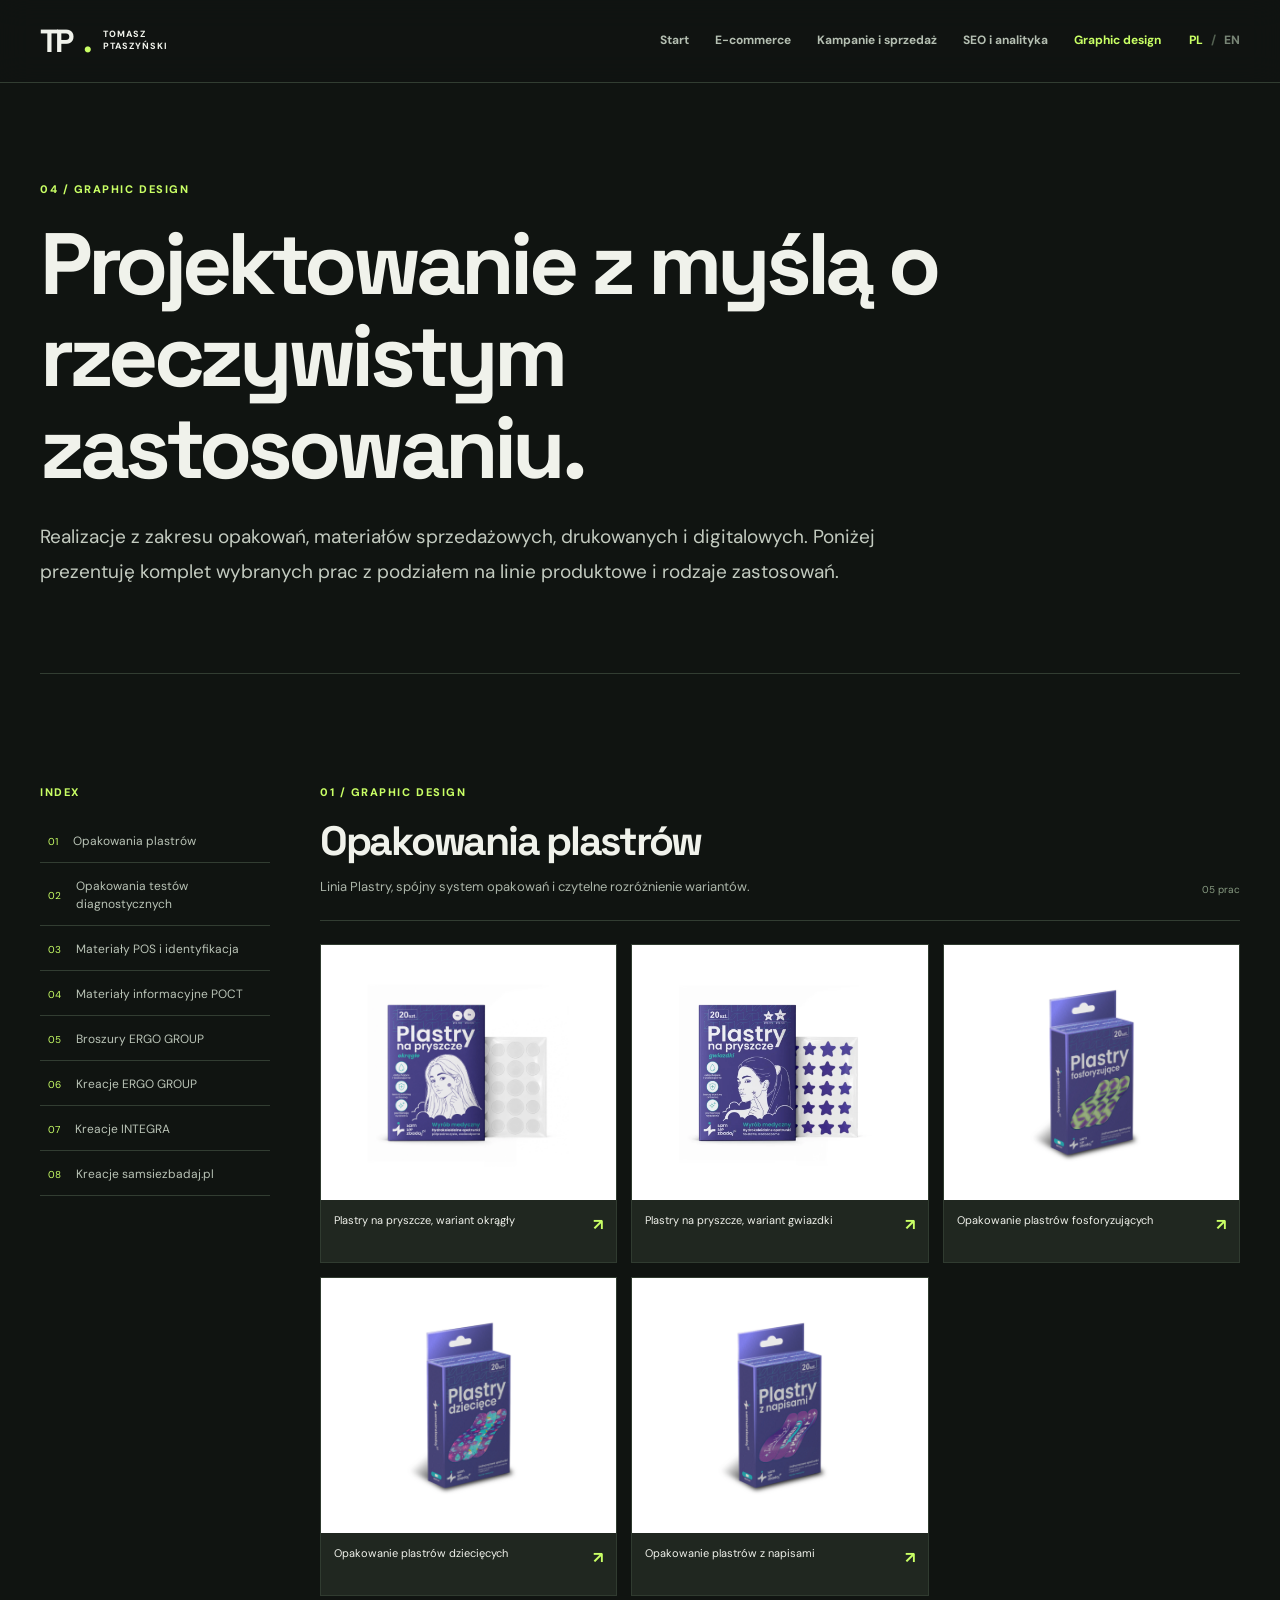
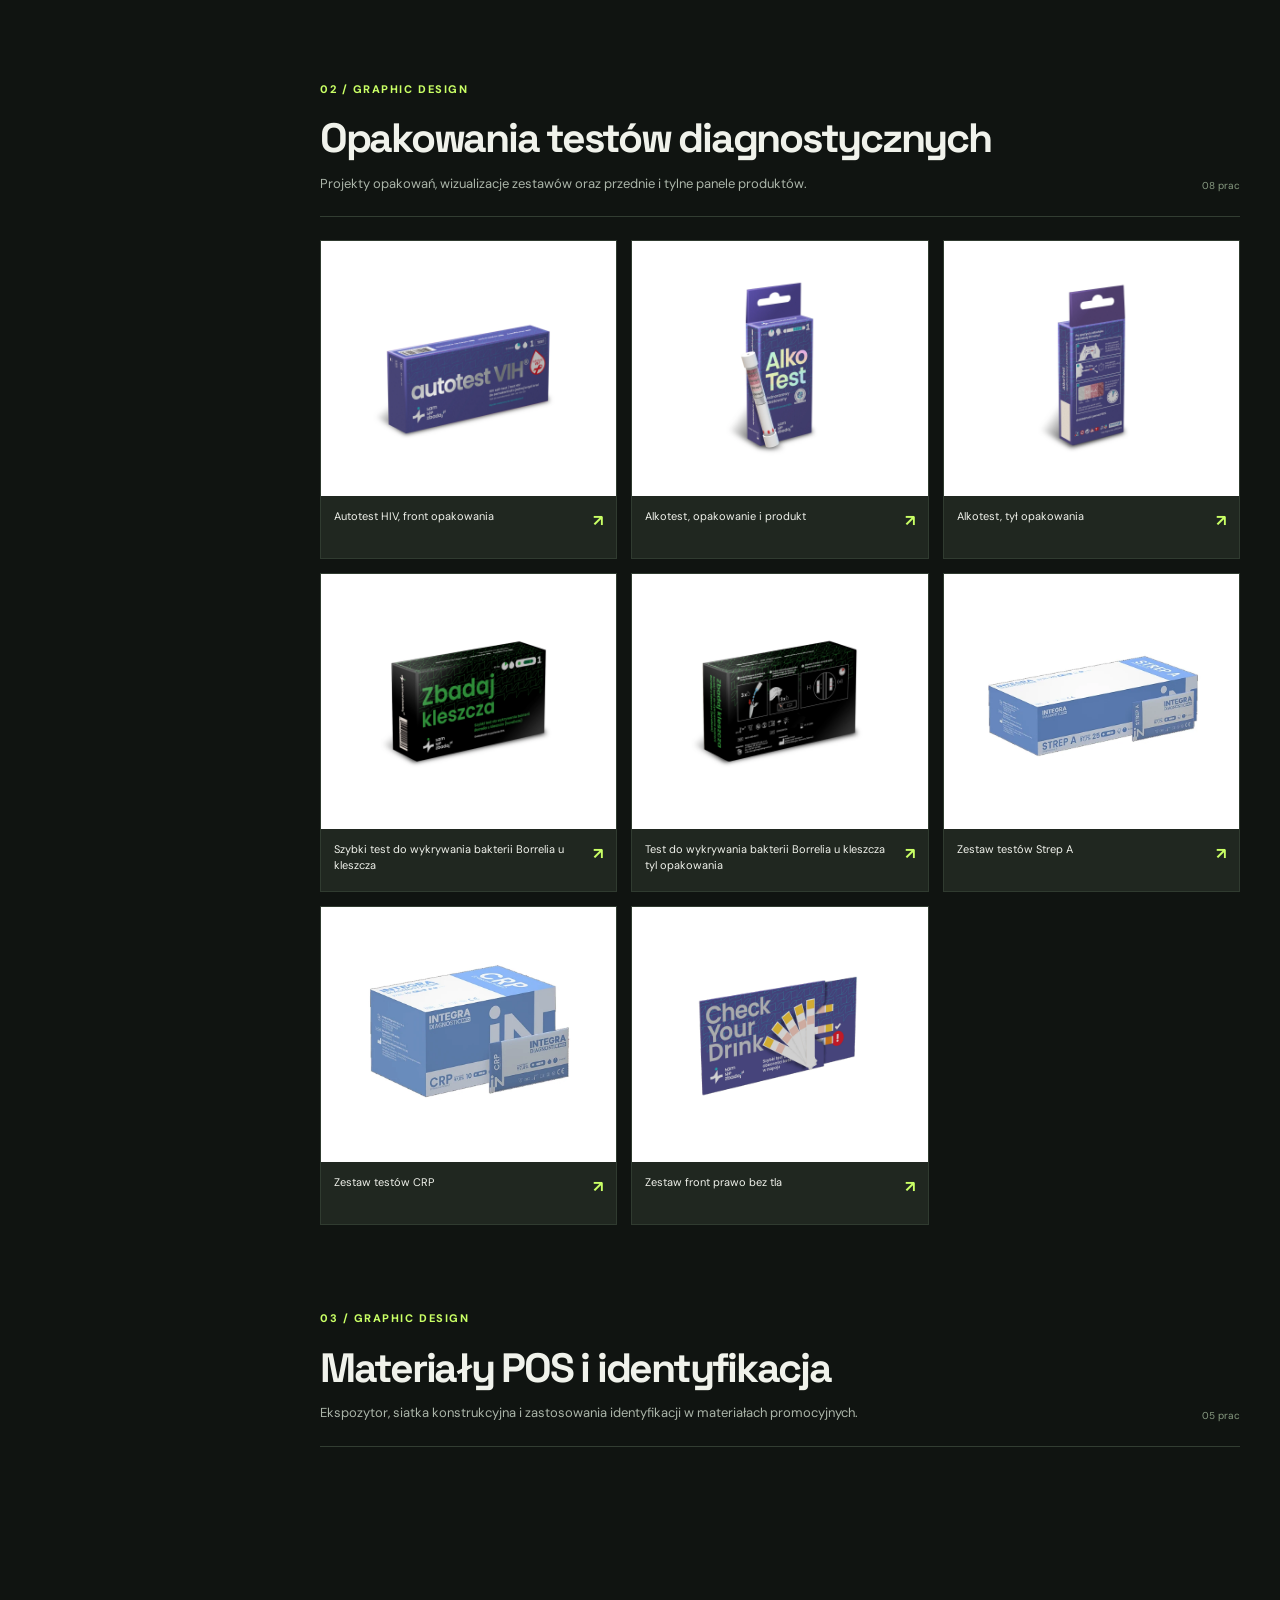
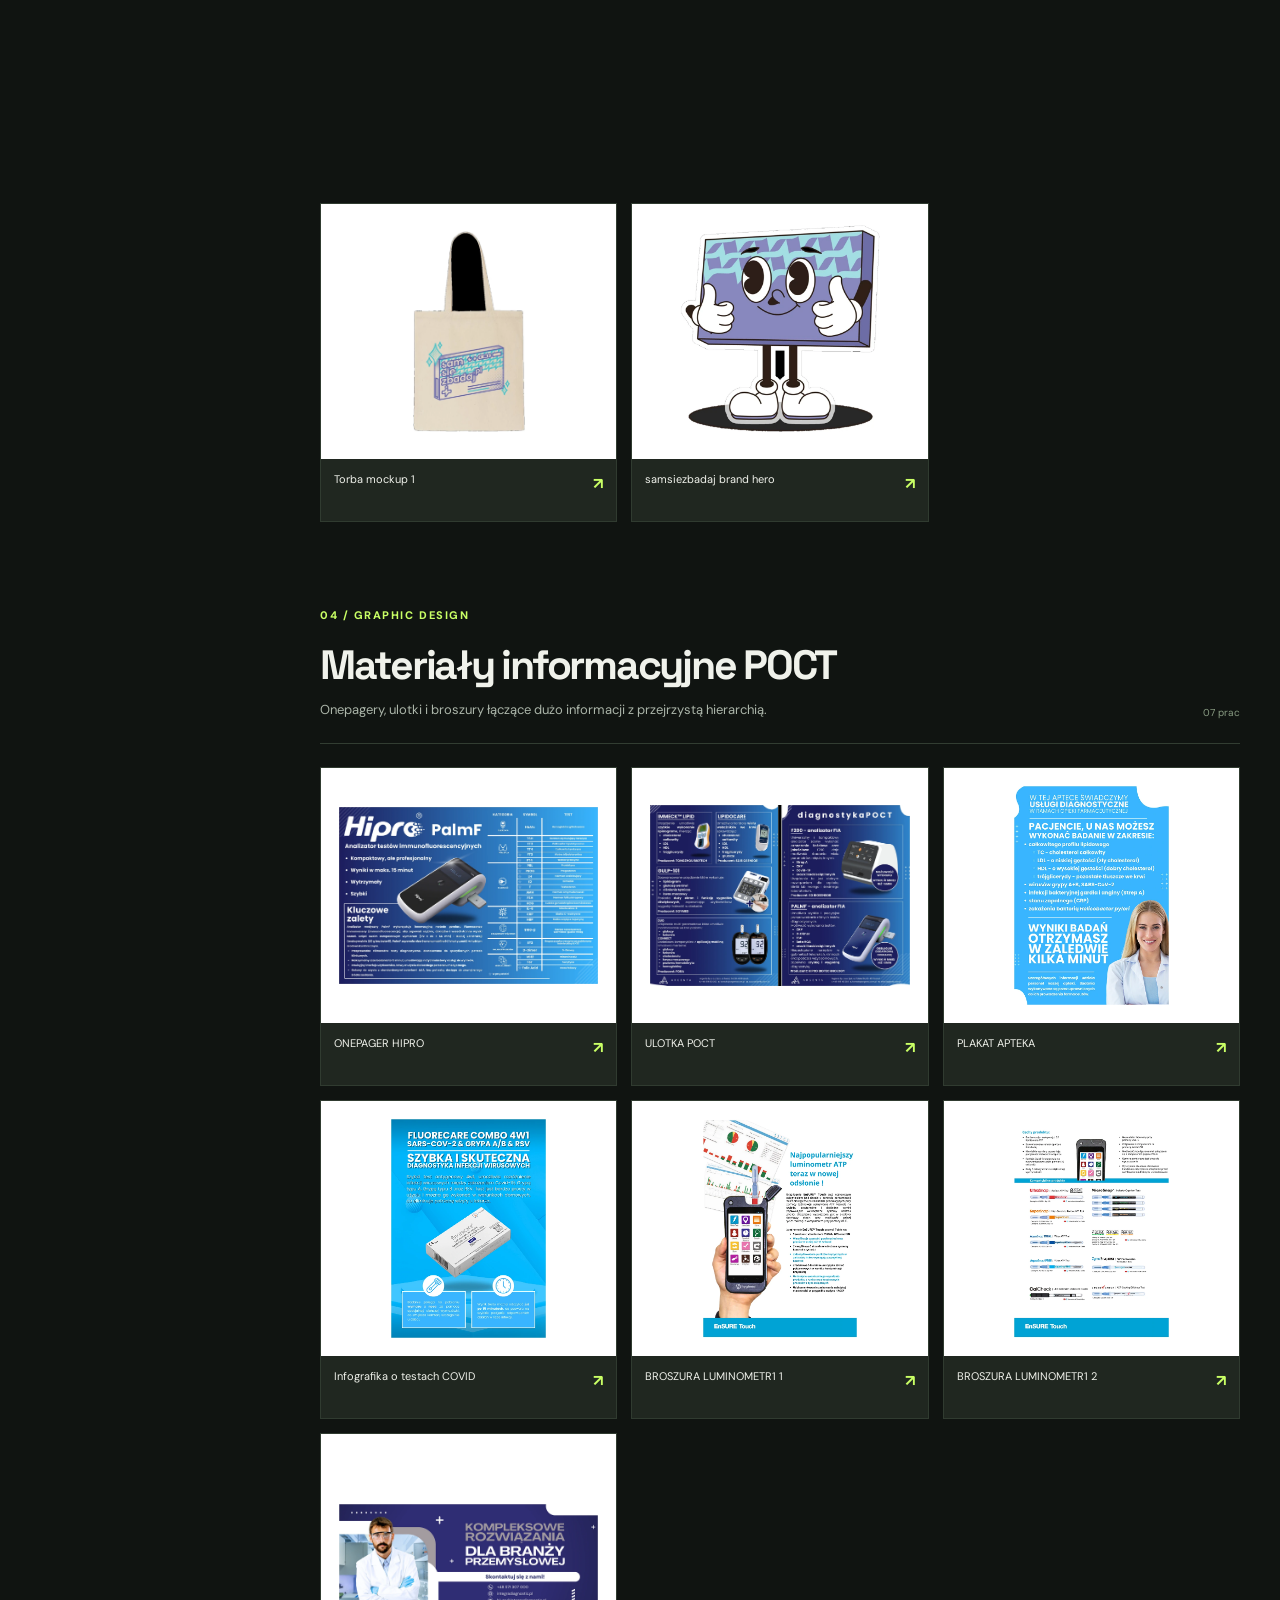
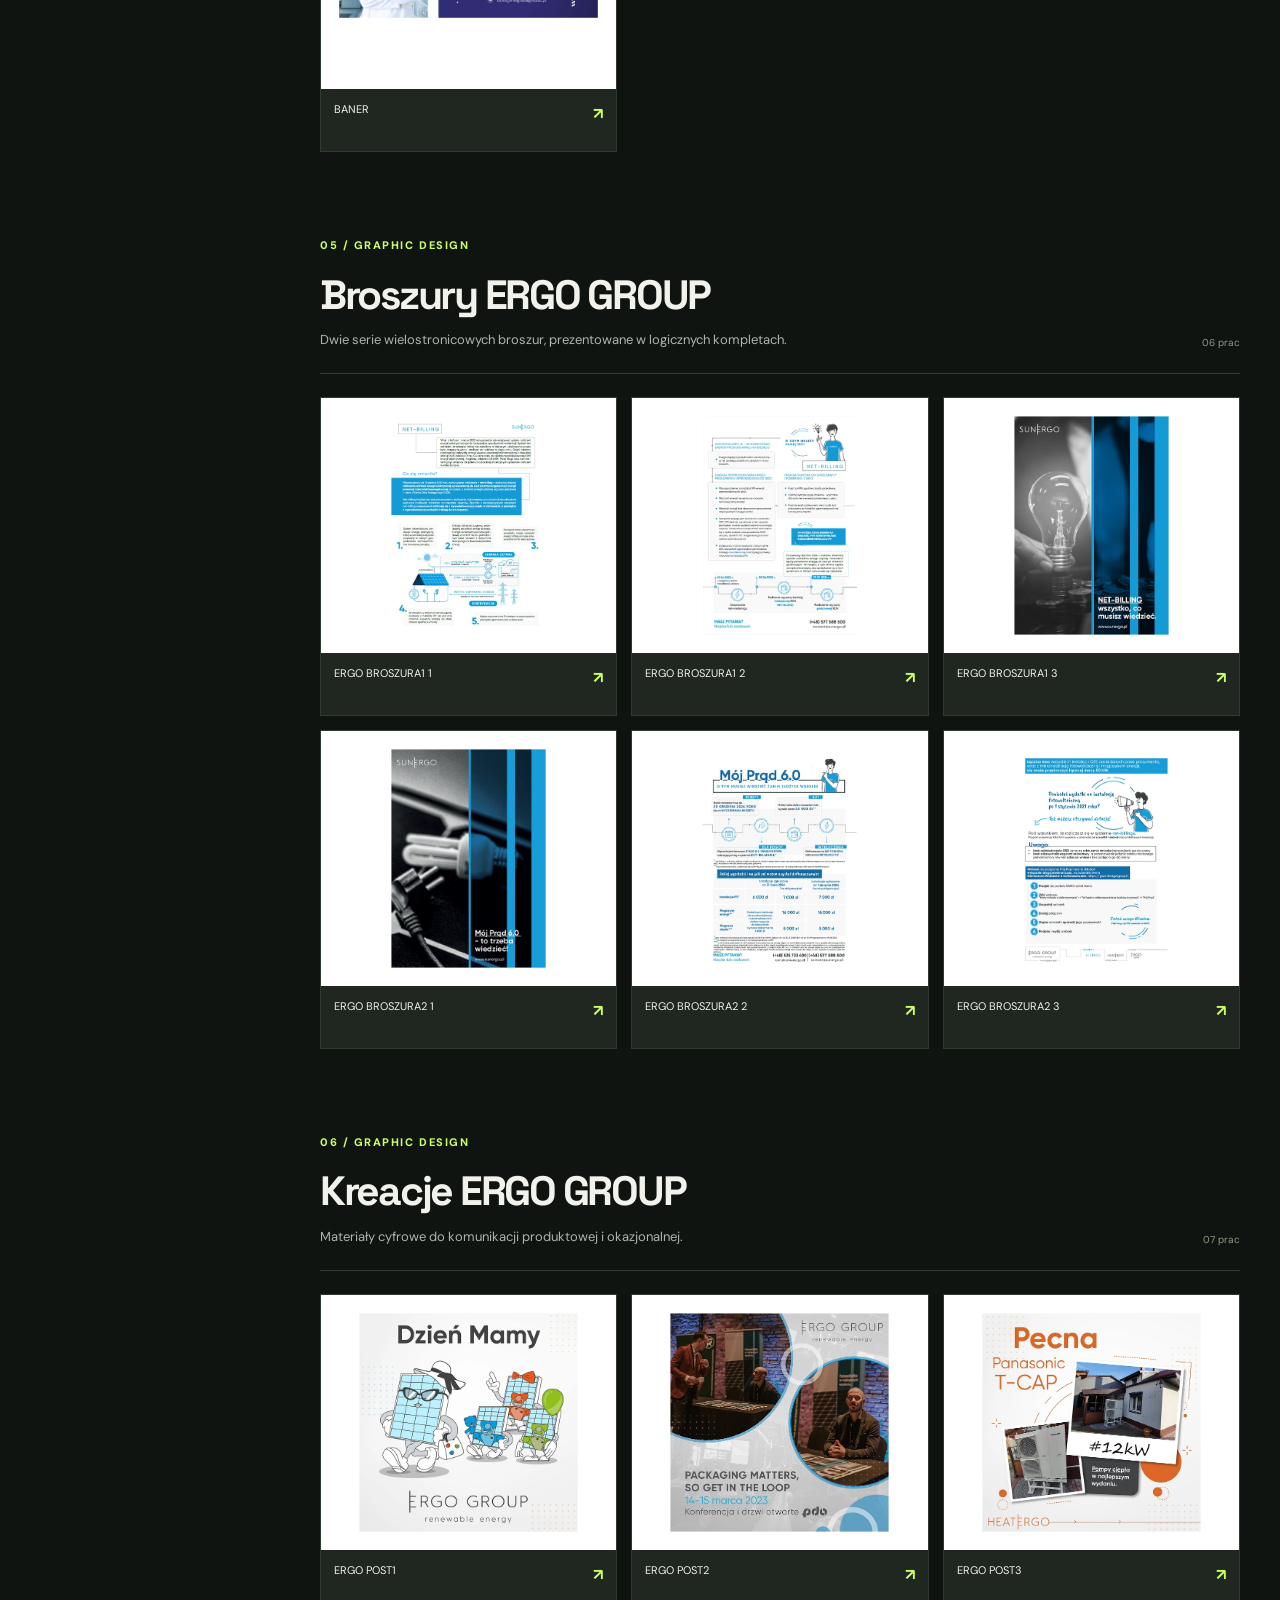
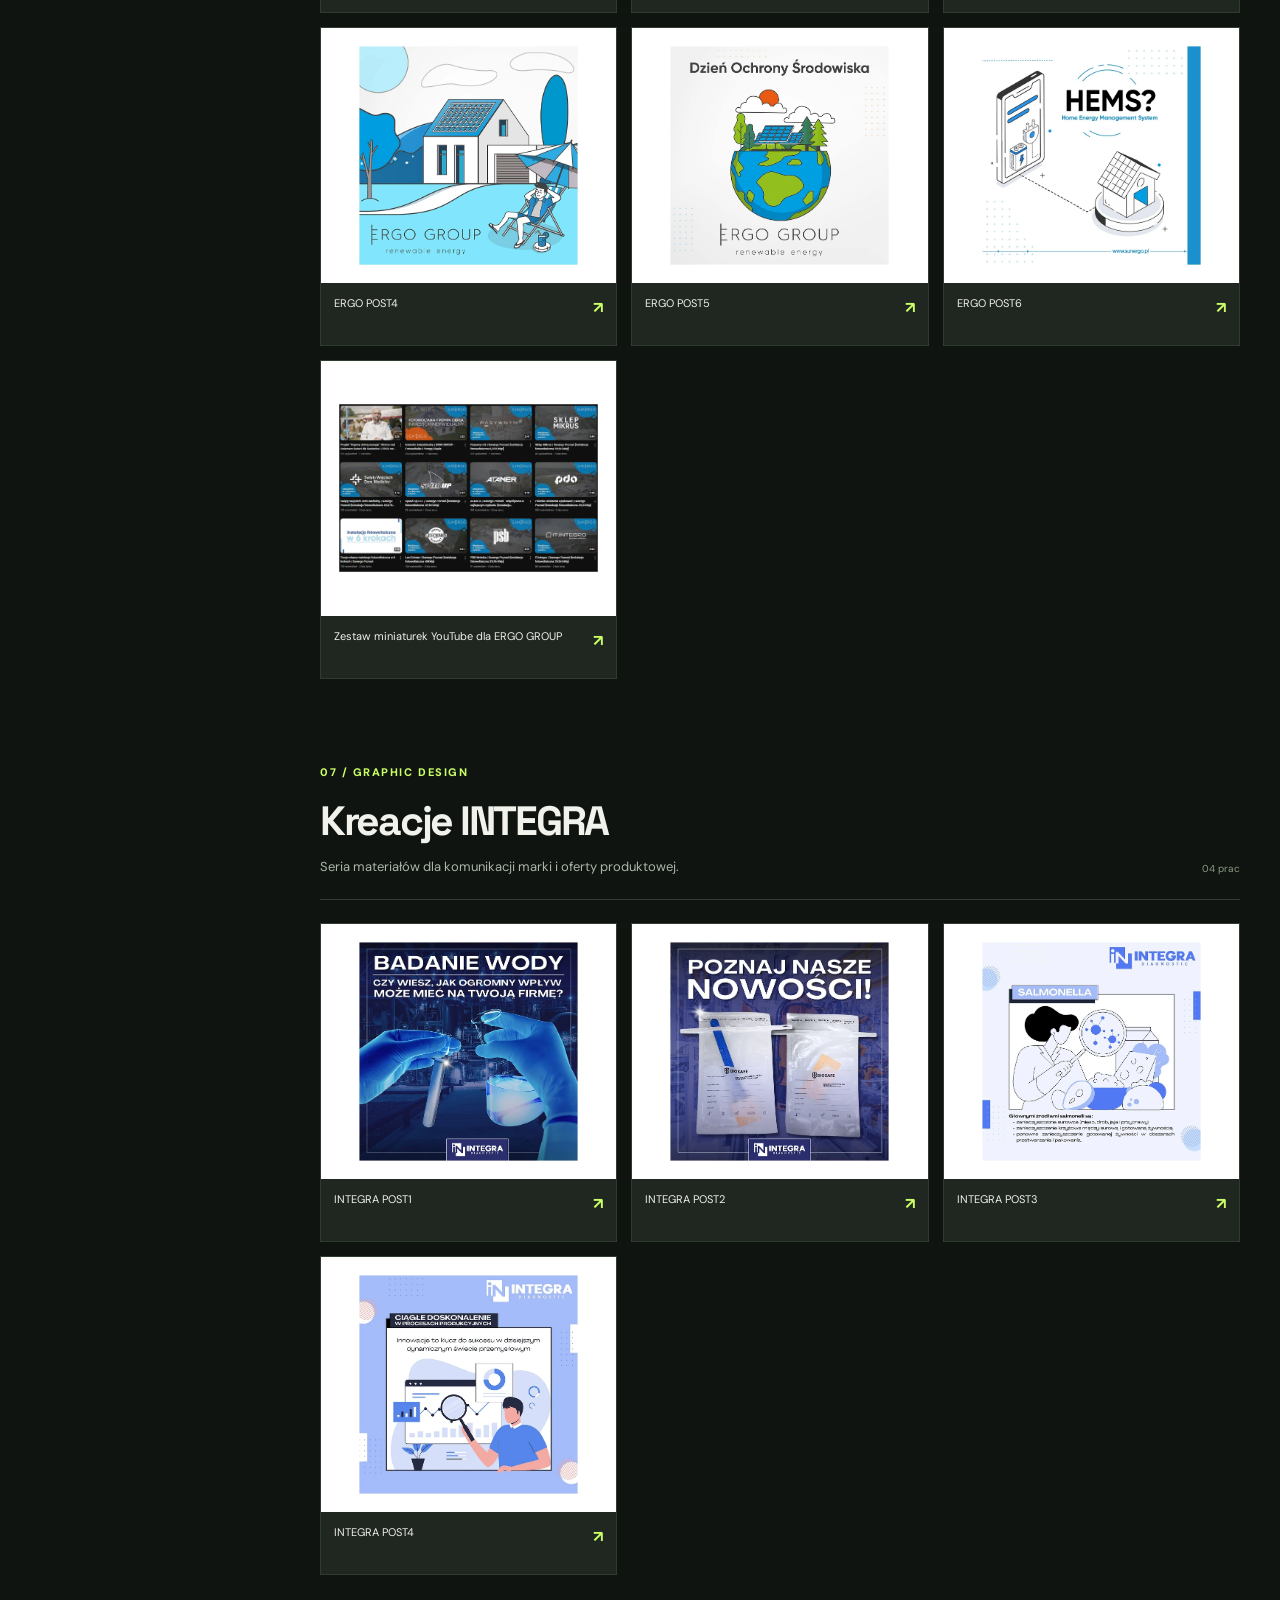
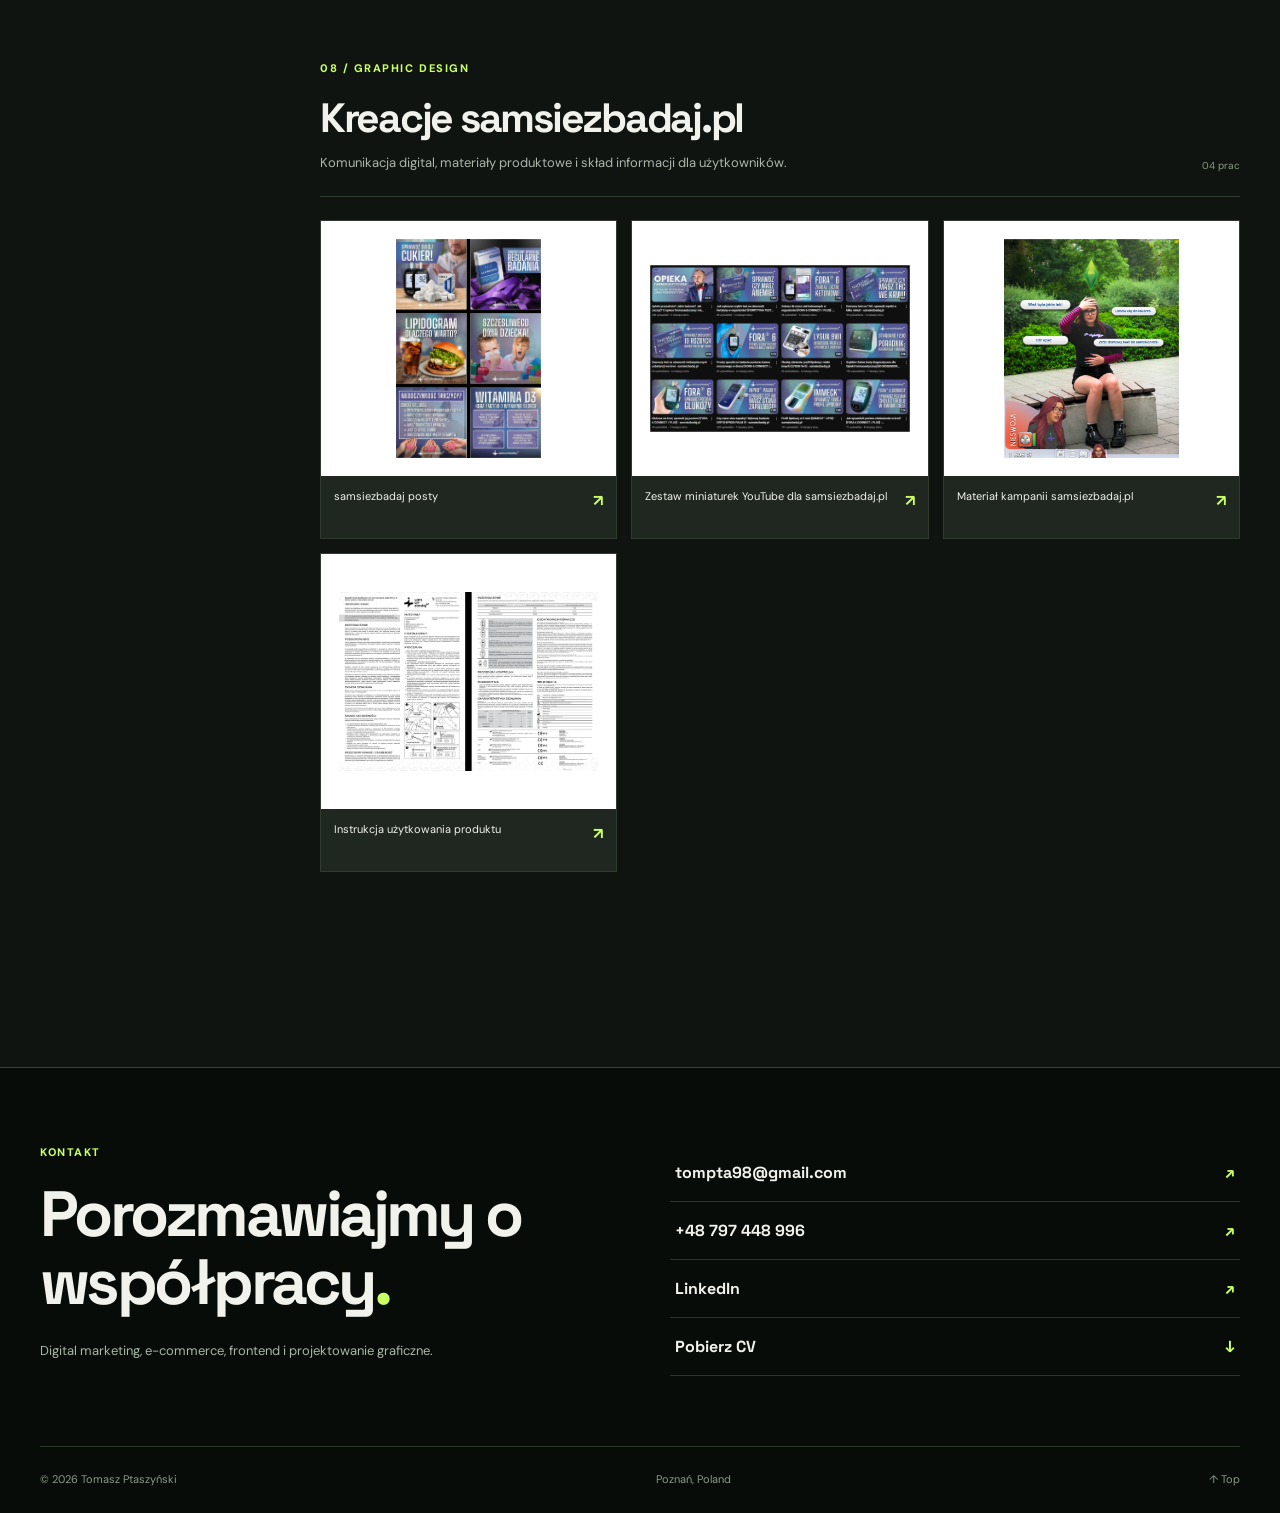
<file: design.html>
<!DOCTYPE html>

<html lang="pl"><head><meta charset="utf-8"/><meta content="width=device-width,initial-scale=1" name="viewport"/><meta content="#101411" name="theme-color"/><meta content="Realizacje z zakresu opakowań, materiałów sprzedażowych, drukowanych i digitalowych. Poniżej prezentuję komplet wybranych prac z podziałem na linie produktowe i rodzaje zastosowań." name="description"/><meta content="website" property="og:type"/><meta content="Graphic design | Tomasz Ptaszyński" property="og:title"/><meta content="Realizacje z zakresu opakowań, materiałów sprzedażowych, drukowanych i digitalowych. Poniżej prezentuję komplet wybranych prac z podziałem na linie produktowe i rodzaje zastosowań." property="og:description"/><meta content="assets/portret.png" property="og:image"/><link href="https://soniferousdesign.github.io/tomaszptaszynski/design.html" rel="canonical"/><link href="en/design.html" hreflang="en" rel="alternate"/><link href="favicon.svg" rel="icon" type="image/svg+xml"/><link href="style.css" rel="stylesheet"/><title>Graphic design | Tomasz Ptaszyński</title></head><body id="top"><header class="topbar"><div class="wrap navshell"><a aria-label="Tomasz Ptaszyński" class="wordmark" href="index.html">TP<span>.</span><small>TOMASZ<br/>PTASZYŃSKI</small></a><nav aria-label="Navigation" class="desktopnav"><a class="" href="index.html">Start</a><a class="" href="ecommerce.html">E-commerce</a><a class="" href="performance.html">Kampanie i sprzedaż</a><a class="" href="analytics.html">SEO i analityka</a><a class="active" href="design.html">Graphic design</a></nav><div class="navright"><div class="languages"><a class="selected" href="design.html" lang="pl">PL</a><span>/</span><a class="" href="en/design.html" lang="en">EN</a></div><button aria-expanded="false" aria-label="Toggle navigation" class="menu-btn" type="button"><span></span><span></span><span></span></button></div></div><nav aria-label="Mobile navigation" class="mobilenav"><a class="" href="index.html">Start</a><a class="" href="ecommerce.html">E-commerce</a><a class="" href="performance.html">Kampanie i sprzedaż</a><a class="" href="analytics.html">SEO i analityka</a><a class="active" href="design.html">Graphic design</a></nav></header><main><section class="pageintro wrap"><p class="kicker">04 / GRAPHIC DESIGN</p><h1>Projektowanie z myślą o rzeczywistym zastosowaniu.</h1><p class="intro-lead">Realizacje z zakresu opakowań, materiałów sprzedażowych, drukowanych i digitalowych. Poniżej prezentuję komplet wybranych prac z podziałem na linie produktowe i rodzaje zastosowań.</p></section><section class="section wrap design-page"><div class="design-layout"><aside class="gallery-nav"><p class="kicker">INDEX</p><nav><a href="#seria-1"><span>01</span>Opakowania plastrów</a><a href="#seria-2"><span>02</span>Opakowania testów diagnostycznych</a><a href="#seria-3"><span>03</span>Materiały POS i identyfikacja</a><a href="#seria-4"><span>04</span>Materiały informacyjne POCT</a><a href="#seria-5"><span>05</span>Broszury ERGO GROUP</a><a href="#seria-6"><span>06</span>Kreacje ERGO GROUP</a><a href="#seria-7"><span>07</span>Kreacje INTEGRA</a><a href="#seria-8"><span>08</span>Kreacje samsiezbadaj.pl</a></nav></aside><div class="gallery-main"><section class="gallery-series" id="seria-1"><div class="series-heading"><div><p class="kicker">01 / GRAPHIC DESIGN</p><h2>Opakowania plastrów</h2><p>Linia Plastry, spójny system opakowań i czytelne rozróżnienie wariantów.</p></div><span>05 prac</span></div><div class="design-grid"><button class="design-item zoomable" data-caption="Plastry na pryszcze, wariant okrągły" data-image="assets/plastry-na-pryszcze-okragle-front.webp" type="button"><img alt="Plastry na pryszcze, wariant okrągły" class="" loading="lazy" src="assets/plastry-na-pryszcze-okragle-front.webp"/><span>Plastry na pryszcze, wariant okrągły <b>↗</b></span></button><button class="design-item zoomable" data-caption="Plastry na pryszcze, wariant gwiazdki" data-image="assets/plastry-na-pryszcze-gwiazdki-front.webp" type="button"><img alt="Plastry na pryszcze, wariant gwiazdki" class="" loading="lazy" src="assets/plastry-na-pryszcze-gwiazdki-front.webp"/><span>Plastry na pryszcze, wariant gwiazdki <b>↗</b></span></button><button class="design-item zoomable" data-caption="Opakowanie plastrów fosforyzujących" data-image="assets/plastry-fosforyzujace-front.webp" type="button"><img alt="Opakowanie plastrów fosforyzujących" class="" loading="lazy" src="assets/plastry-fosforyzujace-front.webp"/><span>Opakowanie plastrów fosforyzujących <b>↗</b></span></button><button class="design-item zoomable" data-caption="Opakowanie plastrów dziecięcych" data-image="assets/plastry-dzieciece-front.webp" type="button"><img alt="Opakowanie plastrów dziecięcych" class="" loading="lazy" src="assets/plastry-dzieciece-front.webp"/><span>Opakowanie plastrów dziecięcych <b>↗</b></span></button><button class="design-item zoomable" data-caption="Opakowanie plastrów z napisami" data-image="assets/plastry-z-napisami-front.webp" type="button"><img alt="Opakowanie plastrów z napisami" class="" loading="lazy" src="assets/plastry-z-napisami-front.webp"/><span>Opakowanie plastrów z napisami <b>↗</b></span></button></div></section><section class="gallery-series" id="seria-2"><div class="series-heading"><div><p class="kicker">02 / GRAPHIC DESIGN</p><h2>Opakowania testów diagnostycznych</h2><p>Projekty opakowań, wizualizacje zestawów oraz przednie i tylne panele produktów.</p></div><span>08 prac</span></div><div class="design-grid"><button class="design-item zoomable" data-caption="Autotest HIV, front opakowania" data-image="assets/autotest-vih-front.webp" type="button"><img alt="Autotest HIV, front opakowania" class="" loading="lazy" src="assets/autotest-vih-front.webp"/><span>Autotest HIV, front opakowania <b>↗</b></span></button><button class="design-item zoomable" data-caption="Alkotest, opakowanie i produkt" data-image="assets/alkotest-z-testem.webp" type="button"><img alt="Alkotest, opakowanie i produkt" class="" loading="lazy" src="assets/alkotest-z-testem.webp"/><span>Alkotest, opakowanie i produkt <b>↗</b></span></button><button class="design-item zoomable" data-caption="Alkotest, tył opakowania" data-image="assets/alkotest-back.webp" type="button"><img alt="Alkotest, tył opakowania" class="" loading="lazy" src="assets/alkotest-back.webp"/><span>Alkotest, tył opakowania <b>↗</b></span></button><button class="design-item zoomable" data-caption="Szybki test do wykrywania bakterii Borrelia u kleszcza" data-image="assets/szybki-test-do-wykrywania-bakterii-borrelia-u-kleszcza.webp" type="button"><img alt="Szybki test do wykrywania bakterii Borrelia u kleszcza" class="" loading="lazy" src="assets/szybki-test-do-wykrywania-bakterii-borrelia-u-kleszcza.webp"/><span>Szybki test do wykrywania bakterii Borrelia u kleszcza <b>↗</b></span></button><button class="design-item zoomable" data-caption="Test do wykrywania bakterii Borrelia u kleszcza tyl opakowania" data-image="assets/test-do-wykrywania-bakterii-borrelia-u-kleszcza-tyl-opakowania.webp" type="button"><img alt="Test do wykrywania bakterii Borrelia u kleszcza tyl opakowania" class="" loading="lazy" src="assets/test-do-wykrywania-bakterii-borrelia-u-kleszcza-tyl-opakowania.webp"/><span>Test do wykrywania bakterii Borrelia u kleszcza tyl opakowania <b>↗</b></span></button><button class="design-item zoomable" data-caption="Zestaw testów Strep A" data-image="assets/strep-a-zestaw-1-white.webp" type="button"><img alt="Zestaw testów Strep A" class="" loading="lazy" src="assets/strep-a-zestaw-1-white.webp"/><span>Zestaw testów Strep A <b>↗</b></span></button><button class="design-item zoomable" data-caption="Zestaw testów CRP" data-image="assets/crp-zestaw-1-white.webp" type="button"><img alt="Zestaw testów CRP" class="" loading="lazy" src="assets/crp-zestaw-1-white.webp"/><span>Zestaw testów CRP <b>↗</b></span></button><button class="design-item zoomable" data-caption="Zestaw front prawo bez tla" data-image="assets/zestaw-front-prawo-bez-tla-white.webp" type="button"><img alt="Zestaw front prawo bez tla" class="" loading="lazy" src="assets/zestaw-front-prawo-bez-tla-white.webp"/><span>Zestaw front prawo bez tla <b>↗</b></span></button></div></section><section class="gallery-series" id="seria-3"><div class="series-heading"><div><p class="kicker">03 / GRAPHIC DESIGN</p><h2>Materiały POS i identyfikacja</h2><p>Ekspozytor, siatka konstrukcyjna i zastosowania identyfikacji w materiałach promocyjnych.</p></div><span>05 prac</span></div><div class="design-grid"><button class="design-item zoomable" data-caption="ekspozytor samsiezbadaj" data-image="assets/ekspozytor-samsiezbadaj-white.webp" type="button"><img alt="ekspozytor samsiezbadaj" class="" loading="lazy" src="assets/ekspozytor-samsiezbadaj-white.webp"/><span>ekspozytor samsiezbadaj <b>↗</b></span></button><button class="design-item zoomable" data-caption="siatka ekspozytora" data-image="assets/siatka-ekspozytora-white.webp" type="button"><img alt="siatka ekspozytora" class="" loading="lazy" src="assets/siatka-ekspozytora-white.webp"/><span>siatka ekspozytora <b>↗</b></span></button><button class="design-item zoomable" data-caption="Długopis z identyfikacją samsiezbadaj.pl" data-image="assets/d-gopis-samsiezbadaj-white.webp" type="button"><img alt="Długopis z identyfikacją samsiezbadaj.pl" class="" loading="lazy" src="assets/d-gopis-samsiezbadaj-white.webp"/><span>Długopis z identyfikacją samsiezbadaj.pl <b>↗</b></span></button><button class="design-item zoomable" data-caption="Torba mockup 1" data-image="assets/torba-mockup-1-white.webp" type="button"><img alt="Torba mockup 1" class="" loading="lazy" src="assets/torba-mockup-1-white.webp"/><span>Torba mockup 1 <b>↗</b></span></button><button class="design-item zoomable" data-caption="samsiezbadaj brand hero" data-image="assets/samsiezbadaj-brand-hero-white.webp" type="button"><img alt="samsiezbadaj brand hero" class="" loading="lazy" src="assets/samsiezbadaj-brand-hero-white.webp"/><span>samsiezbadaj brand hero <b>↗</b></span></button></div></section><section class="gallery-series" id="seria-4"><div class="series-heading"><div><p class="kicker">04 / GRAPHIC DESIGN</p><h2>Materiały informacyjne POCT</h2><p>Onepagery, ulotki i broszury łączące dużo informacji z przejrzystą hierarchią.</p></div><span>07 prac</span></div><div class="design-grid"><button class="design-item zoomable" data-caption="ONEPAGER HIPRO" data-image="assets/onepager-hipro.webp" type="button"><img alt="ONEPAGER HIPRO" class="" loading="lazy" src="assets/onepager-hipro.webp"/><span>ONEPAGER HIPRO <b>↗</b></span></button><button class="design-item zoomable" data-caption="ULOTKA POCT" data-image="assets/ulotka-poct.webp" type="button"><img alt="ULOTKA POCT" class="" loading="lazy" src="assets/ulotka-poct.webp"/><span>ULOTKA POCT <b>↗</b></span></button><button class="design-item zoomable" data-caption="PLAKAT APTEKA" data-image="assets/plakat-apteka.webp" type="button"><img alt="PLAKAT APTEKA" class="" loading="lazy" src="assets/plakat-apteka.webp"/><span>PLAKAT APTEKA <b>↗</b></span></button><button class="design-item zoomable" data-caption="Infografika o testach COVID" data-image="assets/infografika-texst-covid.webp" type="button"><img alt="Infografika o testach COVID" class="" loading="lazy" src="assets/infografika-texst-covid.webp"/><span>Infografika o testach COVID <b>↗</b></span></button><button class="design-item zoomable" data-caption="BROSZURA LUMINOMETR1 1" data-image="assets/broszura-luminometr1-1.webp" type="button"><img alt="BROSZURA LUMINOMETR1 1" class="" loading="lazy" src="assets/broszura-luminometr1-1.webp"/><span>BROSZURA LUMINOMETR1 1 <b>↗</b></span></button><button class="design-item zoomable" data-caption="BROSZURA LUMINOMETR1 2" data-image="assets/broszura-luminometr1-2.webp" type="button"><img alt="BROSZURA LUMINOMETR1 2" class="" loading="lazy" src="assets/broszura-luminometr1-2.webp"/><span>BROSZURA LUMINOMETR1 2 <b>↗</b></span></button><button class="design-item zoomable" data-caption="BANER" data-image="assets/baner.webp" type="button"><img alt="BANER" class="" loading="lazy" src="assets/baner.webp"/><span>BANER <b>↗</b></span></button></div></section><section class="gallery-series" id="seria-5"><div class="series-heading"><div><p class="kicker">05 / GRAPHIC DESIGN</p><h2>Broszury ERGO GROUP</h2><p>Dwie serie wielostronicowych broszur, prezentowane w logicznych kompletach.</p></div><span>06 prac</span></div><div class="design-grid"><button class="design-item zoomable" data-caption="ERGO BROSZURA1 1" data-image="assets/ergo-broszura1-1.webp" type="button"><img alt="ERGO BROSZURA1 1" class="" loading="lazy" src="assets/ergo-broszura1-1.webp"/><span>ERGO BROSZURA1 1 <b>↗</b></span></button><button class="design-item zoomable" data-caption="ERGO BROSZURA1 2" data-image="assets/ergo-broszura1-2.webp" type="button"><img alt="ERGO BROSZURA1 2" class="" loading="lazy" src="assets/ergo-broszura1-2.webp"/><span>ERGO BROSZURA1 2 <b>↗</b></span></button><button class="design-item zoomable" data-caption="ERGO BROSZURA1 3" data-image="assets/ergo-broszura1-3.webp" type="button"><img alt="ERGO BROSZURA1 3" class="" loading="lazy" src="assets/ergo-broszura1-3.webp"/><span>ERGO BROSZURA1 3 <b>↗</b></span></button><button class="design-item zoomable" data-caption="ERGO BROSZURA2 1" data-image="assets/ergo-broszura2-1.webp" type="button"><img alt="ERGO BROSZURA2 1" class="" loading="lazy" src="assets/ergo-broszura2-1.webp"/><span>ERGO BROSZURA2 1 <b>↗</b></span></button><button class="design-item zoomable" data-caption="ERGO BROSZURA2 2" data-image="assets/ergo-broszura2-2.webp" type="button"><img alt="ERGO BROSZURA2 2" class="" loading="lazy" src="assets/ergo-broszura2-2.webp"/><span>ERGO BROSZURA2 2 <b>↗</b></span></button><button class="design-item zoomable" data-caption="ERGO BROSZURA2 3" data-image="assets/ergo-broszura2-3.webp" type="button"><img alt="ERGO BROSZURA2 3" class="" loading="lazy" src="assets/ergo-broszura2-3.webp"/><span>ERGO BROSZURA2 3 <b>↗</b></span></button></div></section><section class="gallery-series" id="seria-6"><div class="series-heading"><div><p class="kicker">06 / GRAPHIC DESIGN</p><h2>Kreacje ERGO GROUP</h2><p>Materiały cyfrowe do komunikacji produktowej i okazjonalnej.</p></div><span>07 prac</span></div><div class="design-grid"><button class="design-item zoomable" data-caption="ERGO POST1" data-image="assets/ergo-post1.webp" type="button"><img alt="ERGO POST1" class="" loading="lazy" src="assets/ergo-post1.webp"/><span>ERGO POST1 <b>↗</b></span></button><button class="design-item zoomable" data-caption="ERGO POST2" data-image="assets/ergo-post2.webp" type="button"><img alt="ERGO POST2" class="" loading="lazy" src="assets/ergo-post2.webp"/><span>ERGO POST2 <b>↗</b></span></button><button class="design-item zoomable" data-caption="ERGO POST3" data-image="assets/ergo-post3.webp" type="button"><img alt="ERGO POST3" class="" loading="lazy" src="assets/ergo-post3.webp"/><span>ERGO POST3 <b>↗</b></span></button><button class="design-item zoomable" data-caption="ERGO POST4" data-image="assets/ergo-post4.webp" type="button"><img alt="ERGO POST4" class="" loading="lazy" src="assets/ergo-post4.webp"/><span>ERGO POST4 <b>↗</b></span></button><button class="design-item zoomable" data-caption="ERGO POST5" data-image="assets/ergo-post5.webp" type="button"><img alt="ERGO POST5" class="" loading="lazy" src="assets/ergo-post5.webp"/><span>ERGO POST5 <b>↗</b></span></button><button class="design-item zoomable" data-caption="ERGO POST6" data-image="assets/ergo-post6.webp" type="button"><img alt="ERGO POST6" class="" loading="lazy" src="assets/ergo-post6.webp"/><span>ERGO POST6 <b>↗</b></span></button><button class="design-item zoomable" data-caption="Zestaw miniaturek YouTube dla ERGO GROUP" data-image="assets/ergo-yt-miniatury.webp" type="button"><img alt="Zestaw miniaturek YouTube dla ERGO GROUP" class="" loading="lazy" src="assets/ergo-yt-miniatury.webp"/><span>Zestaw miniaturek YouTube dla ERGO GROUP <b>↗</b></span></button></div></section><section class="gallery-series" id="seria-7"><div class="series-heading"><div><p class="kicker">07 / GRAPHIC DESIGN</p><h2>Kreacje INTEGRA</h2><p>Seria materiałów dla komunikacji marki i oferty produktowej.</p></div><span>04 prac</span></div><div class="design-grid"><button class="design-item zoomable" data-caption="INTEGRA POST1" data-image="assets/integra-post1.webp" type="button"><img alt="INTEGRA POST1" class="" loading="lazy" src="assets/integra-post1.webp"/><span>INTEGRA POST1 <b>↗</b></span></button><button class="design-item zoomable" data-caption="INTEGRA POST2" data-image="assets/integra-post2.webp" type="button"><img alt="INTEGRA POST2" class="" loading="lazy" src="assets/integra-post2.webp"/><span>INTEGRA POST2 <b>↗</b></span></button><button class="design-item zoomable" data-caption="INTEGRA POST3" data-image="assets/integra-post3.webp" type="button"><img alt="INTEGRA POST3" class="" loading="lazy" src="assets/integra-post3.webp"/><span>INTEGRA POST3 <b>↗</b></span></button><button class="design-item zoomable" data-caption="INTEGRA POST4" data-image="assets/integra-post4.webp" type="button"><img alt="INTEGRA POST4" class="" loading="lazy" src="assets/integra-post4.webp"/><span>INTEGRA POST4 <b>↗</b></span></button></div></section><section class="gallery-series" id="seria-8"><div class="series-heading"><div><p class="kicker">08 / GRAPHIC DESIGN</p><h2>Kreacje samsiezbadaj.pl</h2><p>Komunikacja digital, materiały produktowe i skład informacji dla użytkowników.</p></div><span>04 prac</span></div><div class="design-grid"><button class="design-item zoomable" data-caption="samsiezbadaj posty" data-image="assets/samsiezbadaj-posty.webp" type="button"><img alt="samsiezbadaj posty" class="" loading="lazy" src="assets/samsiezbadaj-posty.webp"/><span>samsiezbadaj posty <b>↗</b></span></button><button class="design-item zoomable" data-caption="Zestaw miniaturek YouTube dla samsiezbadaj.pl" data-image="assets/samsiezbadaj-youtube-miniatury.webp" type="button"><img alt="Zestaw miniaturek YouTube dla samsiezbadaj.pl" class="" loading="lazy" src="assets/samsiezbadaj-youtube-miniatury.webp"/><span>Zestaw miniaturek YouTube dla samsiezbadaj.pl <b>↗</b></span></button><button class="design-item zoomable" data-caption="Materiał kampanii samsiezbadaj.pl" data-image="assets/zdjecie-modelki-samsiezbadaj.webp" type="button"><img alt="Materiał kampanii samsiezbadaj.pl" class="" loading="lazy" src="assets/zdjecie-modelki-samsiezbadaj.webp"/><span>Materiał kampanii samsiezbadaj.pl <b>↗</b></span></button><button class="design-item zoomable" data-caption="Instrukcja użytkowania produktu" data-image="assets/samsiezbadaj-ifu.webp" type="button"><img alt="Instrukcja użytkowania produktu" class="" loading="lazy" src="assets/samsiezbadaj-ifu.webp"/><span>Instrukcja użytkowania produktu <b>↗</b></span></button></div></section></div></div></section></main><footer class="sitefoot" id="kontakt"><div class="wrap footer-grid"><div><p class="kicker">Kontakt</p><h2>Porozmawiajmy o współpracy<span class="accent">.</span></h2><p>Digital marketing, e-commerce, frontend i projektowanie graficzne.</p></div><div class="contactlinks"><a href="mailto:tompta98@gmail.com">tompta98@gmail.com <span>↗</span></a><a href="tel:+48797448996">+48 797 448 996 <span>↗</span></a><a href="https://www.linkedin.com/in/tomasz-ptaszy%C5%84ski-b3772b174/" rel="noopener noreferrer" target="_blank">LinkedIn <span>↗</span></a><a download="" href="CV_Tomasz_Ptaszynski_2026.pdf">Pobierz CV <span>↓</span></a></div></div><div class="wrap copyright"><span>© 2026 Tomasz Ptaszyński</span><span>Poznań, Poland</span><a href="#top">↑ Top</a></div></footer><div aria-label="Image viewer" aria-modal="true" class="lightbox" hidden="" role="dialog"><button aria-label="Close image viewer" class="light-close">×</button><button aria-label="Previous image" class="light-prev">‹</button><img alt=""/><button aria-label="Next image" class="light-next">›</button><p></p></div><script defer="" src="app.js"></script></body></html>
</file>
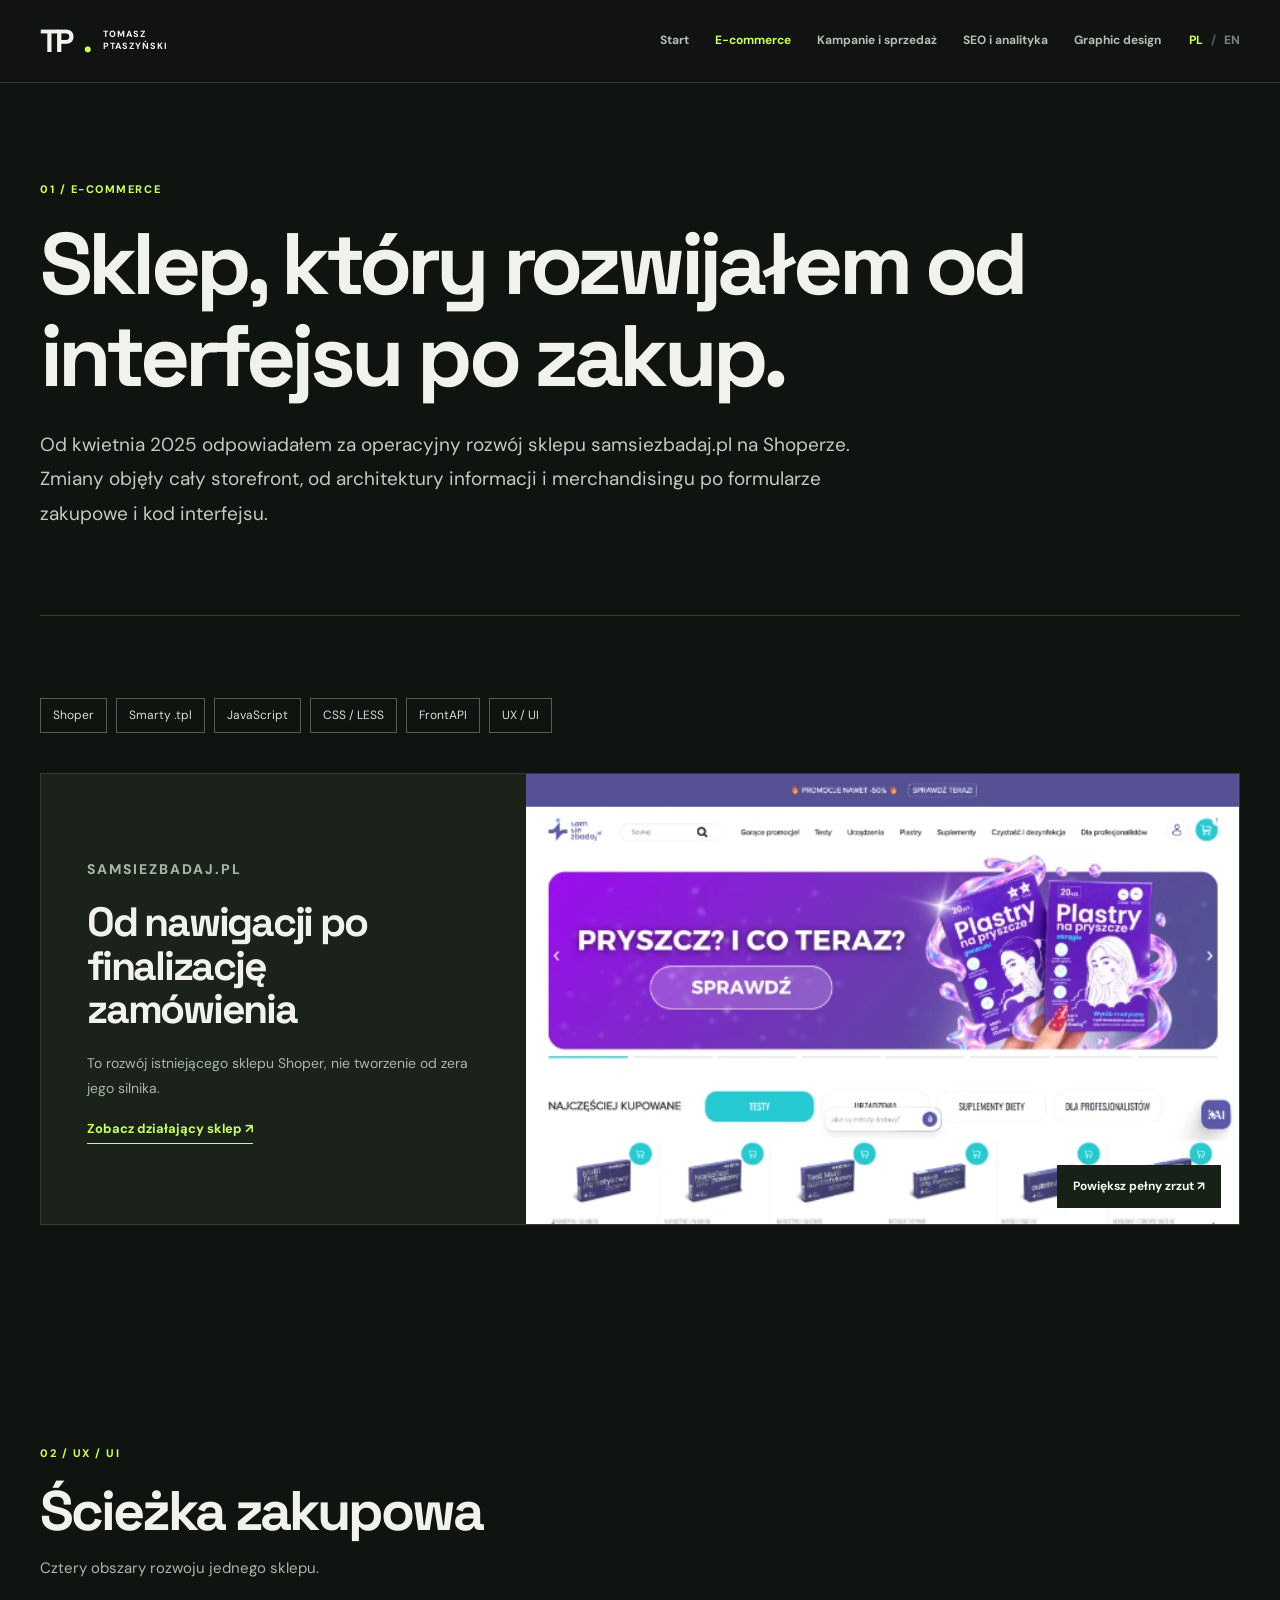
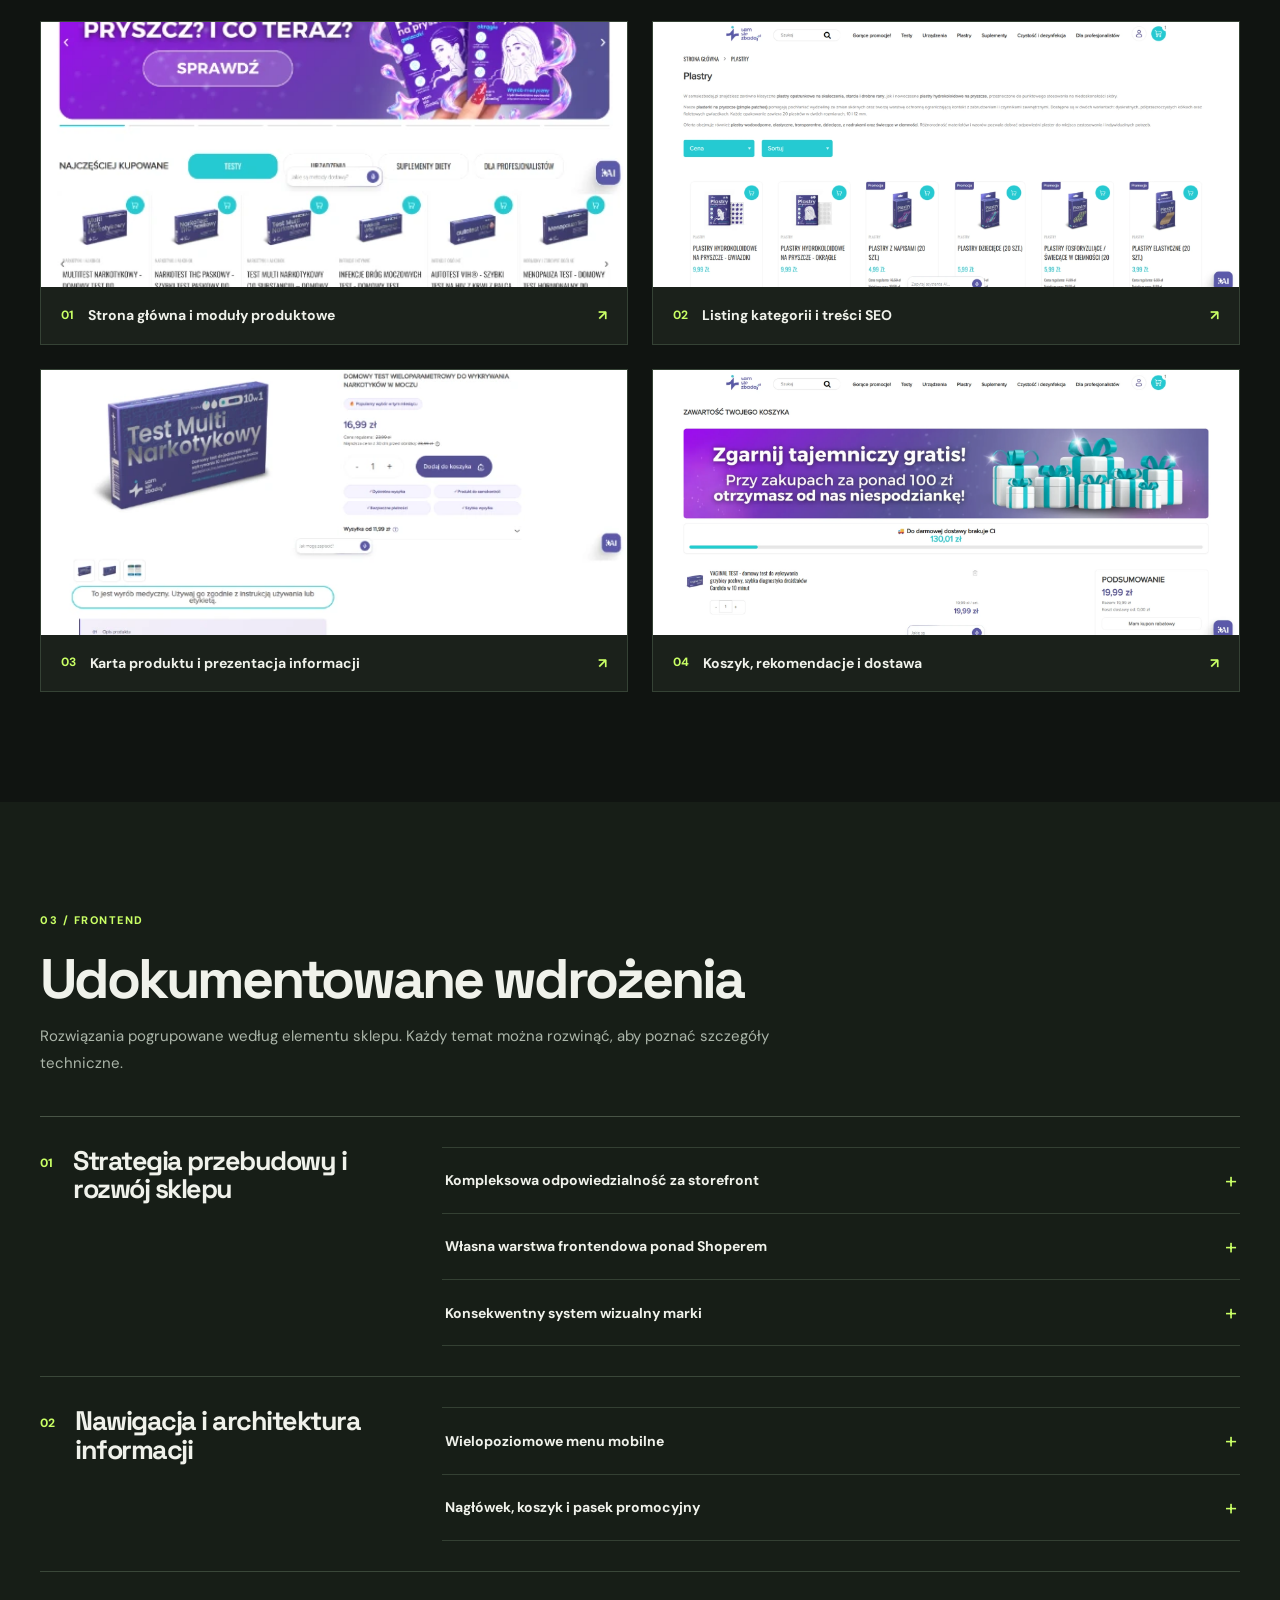
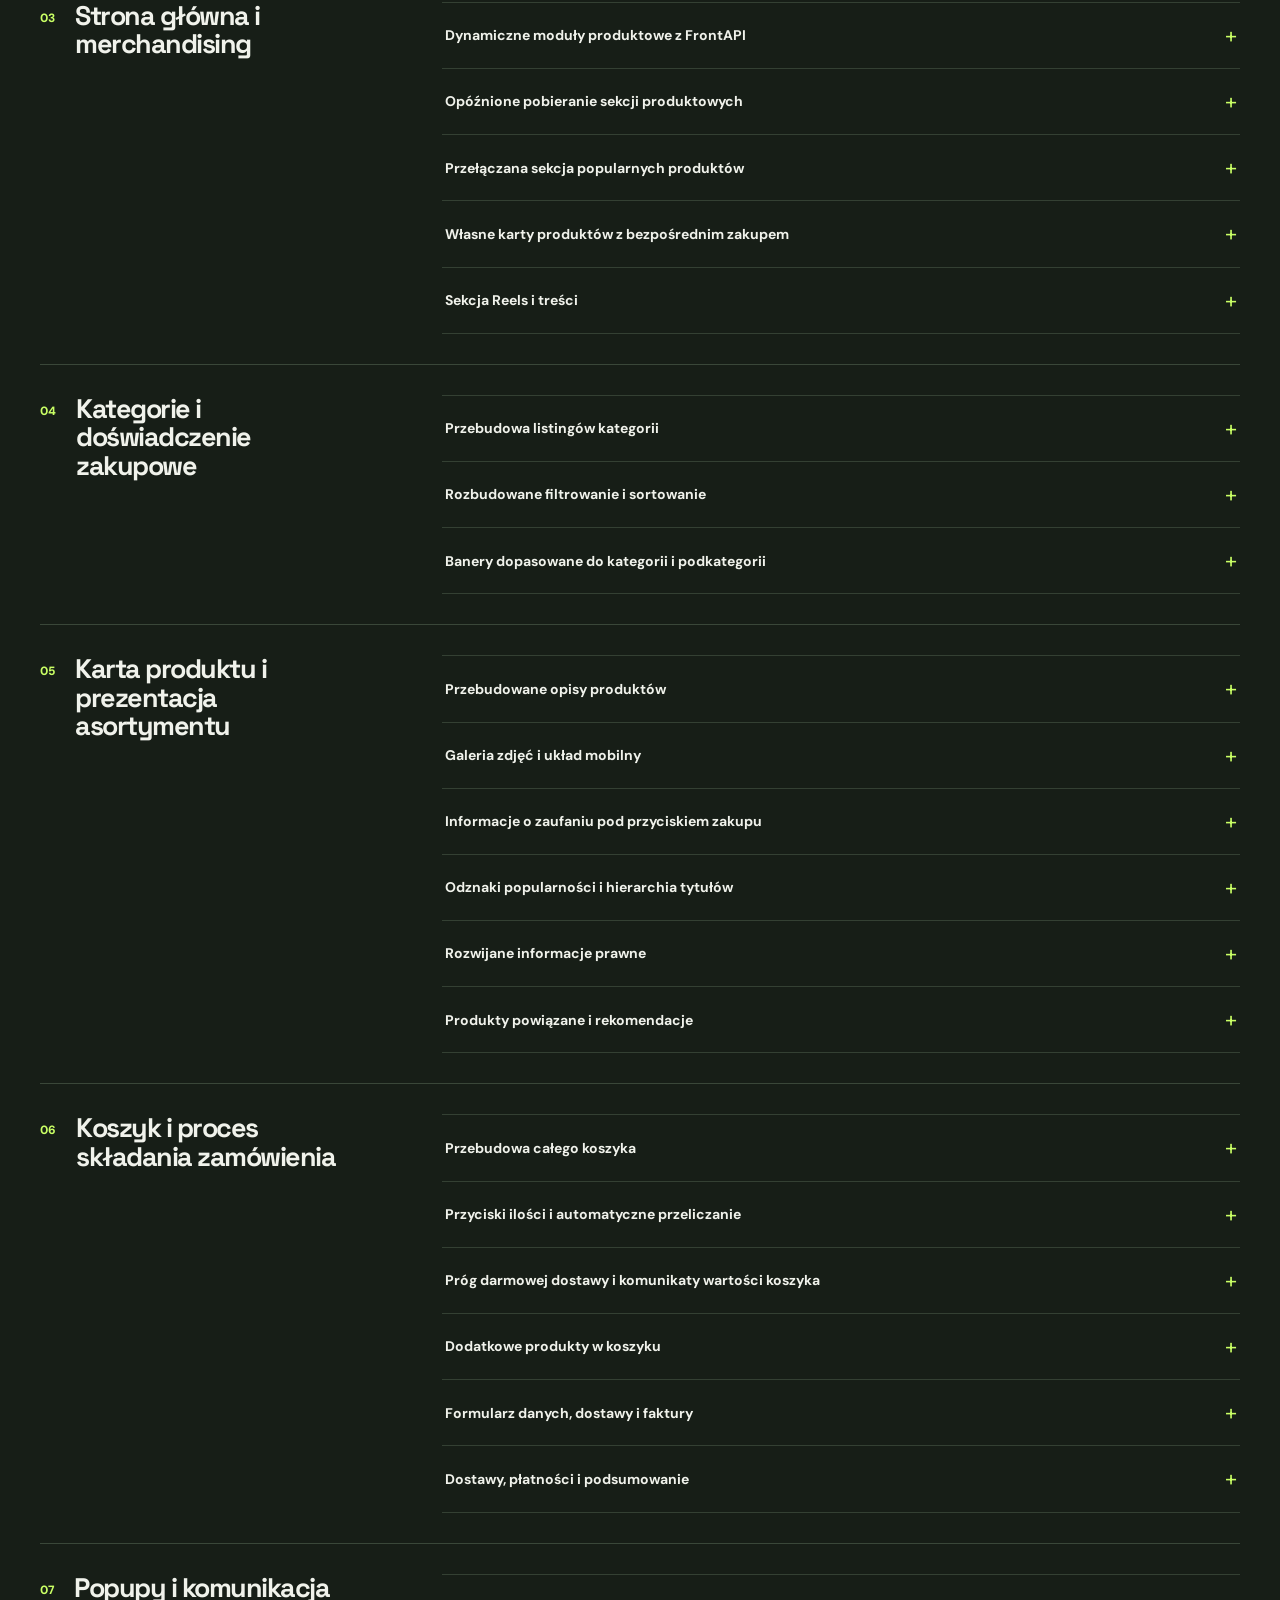
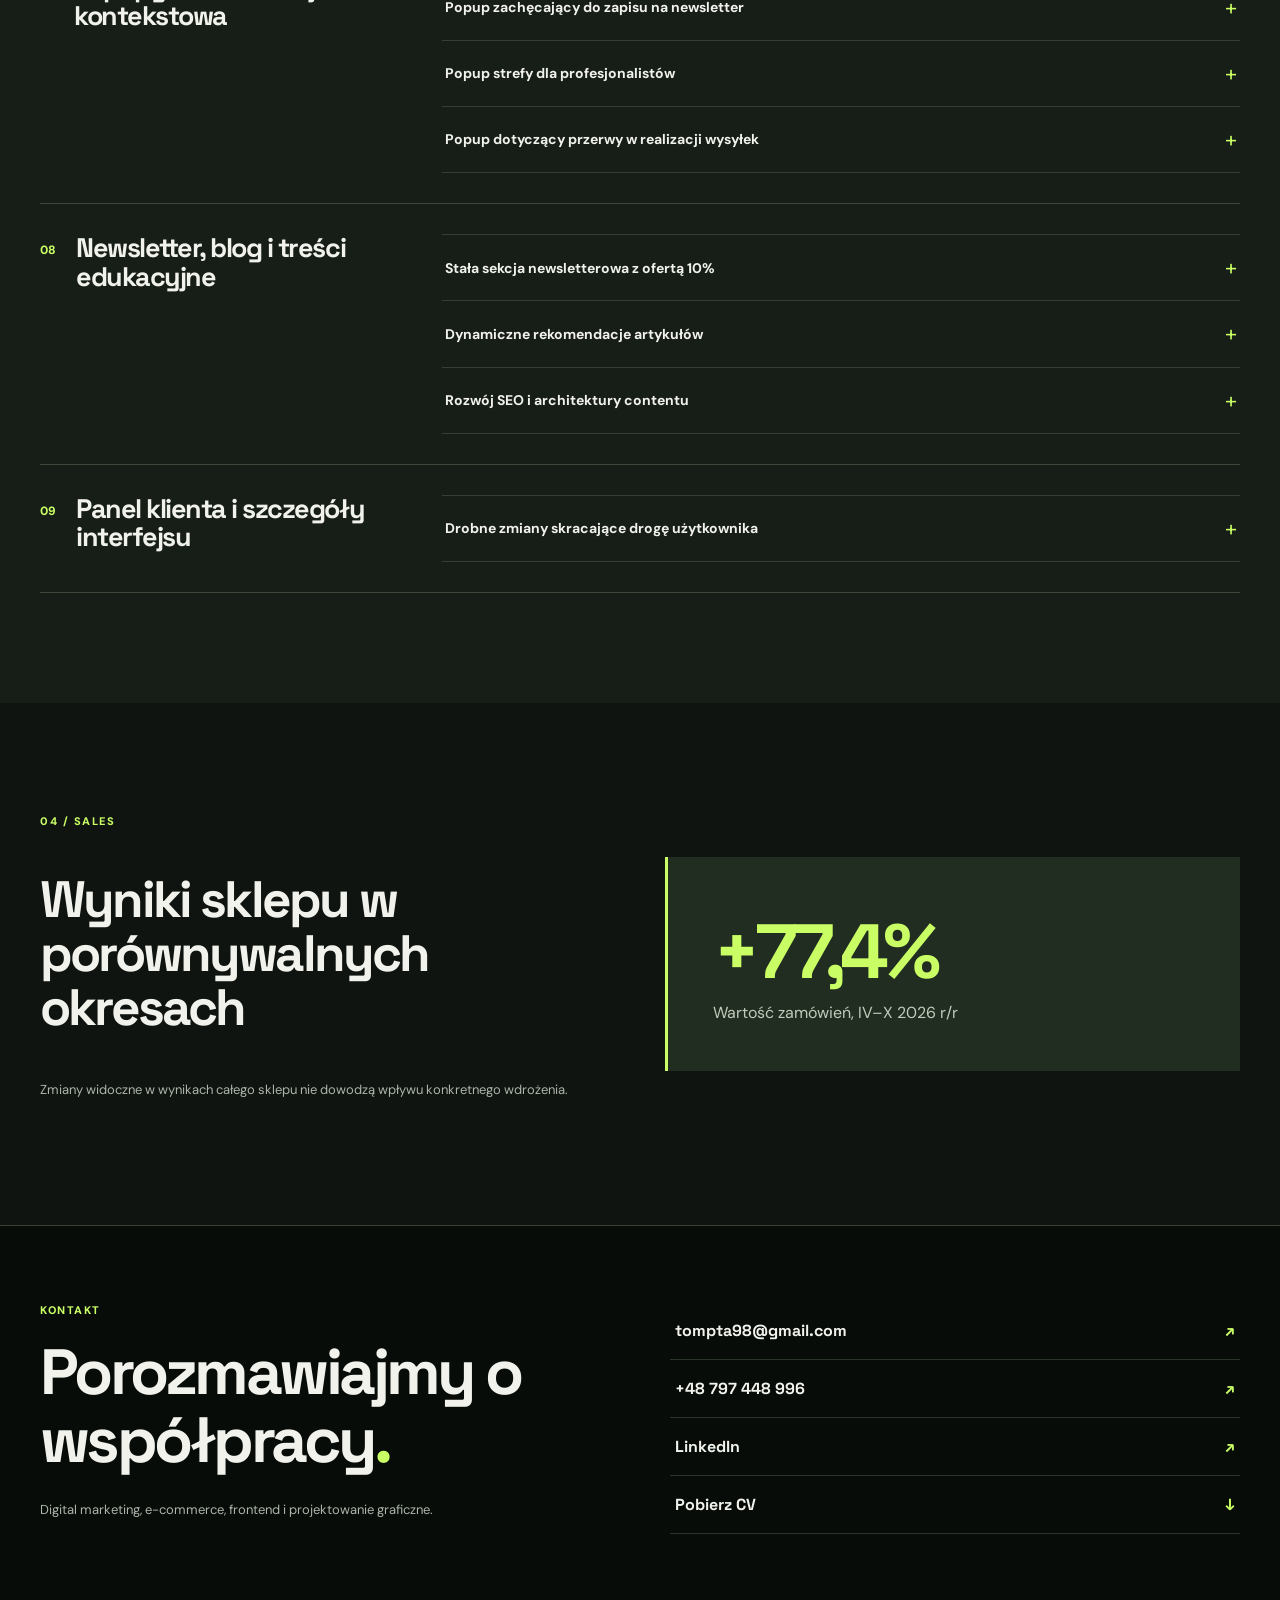
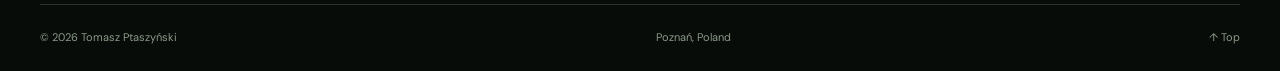
<file: ecommerce.html>
<!DOCTYPE html>
<html lang="pl"><head><meta charset="utf-8"/><meta content="width=device-width,initial-scale=1" name="viewport"/><meta content="#101411" name="theme-color"/><meta content="Od kwietnia 2025 odpowiadałem za operacyjny rozwój sklepu samsiezbadaj.pl na Shoperze. Zmiany objęły cały storefront, od architektury informacji i merchandisingu po formularze zakupowe i kod interfejsu." name="description"/><meta content="website" property="og:type"/><meta content="E-commerce i frontend | Tomasz Ptaszyński" property="og:title"/><meta content="Od kwietnia 2025 odpowiadałem za operacyjny rozwój sklepu samsiezbadaj.pl na Shoperze. Zmiany objęły cały storefront, od architektury informacji i merchandisingu po formularze zakupowe i kod interfejsu." property="og:description"/><meta content="assets/portret.png" property="og:image"/><link href="https://soniferousdesign.github.io/tomaszptaszynski/ecommerce.html" rel="canonical"/><link href="en/ecommerce.html" hreflang="en" rel="alternate"/><link href="favicon.svg" rel="icon" type="image/svg+xml"/><link href="style.css" rel="stylesheet"/><title>E-commerce i frontend | Tomasz Ptaszyński</title></head><body id="top"><header class="topbar"><div class="wrap navshell"><a aria-label="Tomasz Ptaszyński" class="wordmark" href="index.html">TP<span>.</span><small>TOMASZ<br/>PTASZYŃSKI</small></a><nav aria-label="Navigation" class="desktopnav"><a class="" href="index.html">Start</a><a class="active" href="ecommerce.html">E-commerce</a><a class="" href="performance.html">Kampanie i sprzedaż</a><a class="" href="analytics.html">SEO i analityka</a><a class="" href="design.html">Graphic design</a></nav><div class="navright"><div class="languages"><a class="selected" href="ecommerce.html" lang="pl">PL</a><span>/</span><a class="" href="en/ecommerce.html" lang="en">EN</a></div><button aria-expanded="false" aria-label="Toggle navigation" class="menu-btn" type="button"><span></span><span></span><span></span></button></div></div><nav aria-label="Mobile navigation" class="mobilenav"><a class="" href="index.html">Start</a><a class="active" href="ecommerce.html">E-commerce</a><a class="" href="performance.html">Kampanie i sprzedaż</a><a class="" href="analytics.html">SEO i analityka</a><a class="" href="design.html">Graphic design</a></nav></header><main><section class="pageintro wrap"><p class="kicker">01 / E-COMMERCE</p><h1>Sklep, który rozwijałem od interfejsu po zakup.</h1><p class="intro-lead">Od kwietnia 2025 odpowiadałem za operacyjny rozwój sklepu samsiezbadaj.pl na Shoperze. Zmiany objęły cały storefront, od architektury informacji i merchandisingu po formularze zakupowe i kod interfejsu.</p></section><section class="wrap section reduce-top"><div class="pill-line"><span>Shoper</span><span>Smarty .tpl</span><span>JavaScript</span><span>CSS / LESS</span><span>FrontAPI</span><span>UX / UI</span></div><div class="case-feature"><div class="case-feature-text"><p class="kicker">SAMSIEZBADAJ.PL</p><h2>Od nawigacji po finalizację zamówienia</h2><p>To rozwój istniejącego sklepu Shoper, nie tworzenie od zera jego silnika.</p><a href="https://samsiezbadaj.pl" rel="noopener noreferrer" target="_blank">Zobacz działający sklep ↗</a></div><button aria-label="Powiększ zrzut sklepu" class="case-feature-preview zoomable document-view" data-caption="samsiezbadaj.pl homepage" data-image="assets/sklep.webp" type="button"><img alt="samsiezbadaj.pl homepage" class="" loading="lazy" src="assets/sklep.webp"/><span>Powiększ pełny zrzut ↗</span></button></div></section><section class="wrap section"><div class="section-heading"><p class="kicker">02 / UX / UI</p><h2>Ścieżka zakupowa</h2><p>Cztery obszary rozwoju jednego sklepu.</p></div><div class="screenshot-grid"><button class="screenshot-shot zoomable document-view" data-caption="Strona główna i moduły produktowe" data-image="assets/sklep.webp" title="Kliknij, aby zobaczyć pełną stronę" type="button"><img alt="Strona główna i moduły produktowe" class="" loading="lazy" src="assets/sklep.webp"/><span><b>01</b>Strona główna i moduły produktowe <i>↗</i></span></button><button class="screenshot-shot zoomable document-view" data-caption="Listing kategorii i treści SEO" data-image="assets/kategoria.webp" title="Kliknij, aby zobaczyć pełną stronę" type="button"><img alt="Listing kategorii i treści SEO" class="" loading="lazy" src="assets/kategoria.webp"/><span><b>02</b>Listing kategorii i treści SEO <i>↗</i></span></button><button class="screenshot-shot zoomable document-view" data-caption="Karta produktu i prezentacja informacji" data-image="assets/produkt.webp" title="Kliknij, aby zobaczyć pełną stronę" type="button"><img alt="Karta produktu i prezentacja informacji" class="" loading="lazy" src="assets/produkt.webp"/><span><b>03</b>Karta produktu i prezentacja informacji <i>↗</i></span></button><button class="screenshot-shot zoomable document-view" data-caption="Koszyk, rekomendacje i dostawa" data-image="assets/koszyk.webp" title="Kliknij, aby zobaczyć pełną stronę" type="button"><img alt="Koszyk, rekomendacje i dostawa" class="" loading="lazy" src="assets/koszyk.webp"/><span><b>04</b>Koszyk, rekomendacje i dostawa <i>↗</i></span></button></div></section><section class="section muted-bg"><div class="wrap"><div class="section-heading"><p class="kicker">03 / FRONTEND</p><h2>Udokumentowane wdrożenia</h2><p>Rozwiązania pogrupowane według elementu sklepu. Każdy temat można rozwinąć, aby poznać szczegóły techniczne.</p></div><div class="implementation-list"><article class="implementation-group"><div class="group-label"><span>01</span><h3>Strategia przebudowy i rozwój sklepu</h3></div><div class="group-detail"><details class="implementation"><summary>Kompleksowa odpowiedzialność za storefront<span>+</span></summary><div class="implementation-text">Przejąłem i rozwijałem istniejący sklep B2C samsiezbadaj.pl oparty na platformie Shoper. Odpowiadałem za to, jak użytkownik widzi ofertę, porusza się po kategoriach, poznaje produkt i finalizuje zakup. Zamiast ograniczać się do konfiguracji panelu, ingerowałem w strukturę szablonów, warstwę wizualną i zachowania interfejsu. Równolegle zarządzałem ekspozycją produktów, treściami oraz komunikacją marketingową.</div></details><details class="implementation"><summary>Własna warstwa frontendowa ponad Shoperem<span>+</span></summary><div class="implementation-text">Rozbudowę realizowałem w HTML, Smarty, CSS, LESS i JavaScript. Pracowałem zarówno bezpośrednio na szablonach .tpl, jak i na dodatkowych modułach uruchamianych w przeglądarce. Łączyłem rozwiązania z danymi dostępnymi w Shoper FrontAPI oraz z mechanizmami standardowego silnika zakupowego. Dzięki temu mogłem modyfikować układ i logikę prezentacji sklepu bez tworzenia osobnej platformy sprzedażowej.</div></details><details class="implementation"><summary>Konsekwentny system wizualny marki<span>+</span></summary><div class="implementation-text">Dostosowałem komponenty sklepu do identyfikacji samsiezbadaj.pl, wykorzystując charakterystyczny fiolet i turkus, spójną hierarchię typografii, przyciski CTA, karty produktów, ramki, ikony i zachowania po najechaniu kursorem. Modyfikacje objęły zarówno widoki marketingowe, jak i systemowe elementy formularzy, list, alertów i koszyka. Pilnowałem także spójności między desktopem i smartfonami.</div></details></div></article><article class="implementation-group"><div class="group-label"><span>02</span><h3>Nawigacja i architektura informacji</h3></div><div class="group-detail"><details class="implementation"><summary>Wielopoziomowe menu mobilne<span>+</span></summary><div class="implementation-text">Zaprojektowałem i wdrożyłem niestandardową nawigację mobilną opartą na klasie MenuMobile. Obsługuje ona wejście w kolejne poziomy kategorii, powrót do poprzedniego poziomu i zamknięcie menu. Interfejs ma własny nagłówek mobilny z przyciskami powrotu i zamknięcia, a treść generowana jest dynamicznie na podstawie kategorii oraz linków skonfigurowanych w Shoperze.</div></details><details class="implementation"><summary>Nagłówek, koszyk i pasek promocyjny<span>+</span></summary><div class="implementation-text">Przeprojektowałem elementy stale towarzyszące użytkownikowi: układ logo i wyszukiwarki, widoczność koszyka, zachowanie elementów na mniejszych ekranach oraz klikalny pasek promocyjny. Własne skrypty uzupełniają interakcje i umożliwiają wyświetlanie licznika produktów przy koszyku.</div></details></div></article><article class="implementation-group"><div class="group-label"><span>03</span><h3>Strona główna i merchandising</h3></div><div class="group-detail"><details class="implementation"><summary>Dynamiczne moduły produktowe z FrontAPI<span>+</span></summary><div class="implementation-text">Zbudowałem własny mechanizm wstawiania sekcji produktowych na podstawie kolekcji, kategorii lub określonych identyfikatorów produktów. Moduł customBoxesModule pobiera dane z Shoper FrontAPI, konfiguruje sposób prezentacji i współpracuje z komponentem CustomProductBox, który generuje elementy karty produktu wraz z ceną, nazwą, zdjęciem i formularzem dodania do koszyka.</div></details><details class="implementation"><summary>Opóźnione pobieranie sekcji produktowych<span>+</span></summary><div class="implementation-text">Dodałem mechanizm uruchamiania części modułów dopiero wtedy, gdy zbliżają się do obszaru widocznego na ekranie. Wykorzystałem IntersectionObserver, dzięki któremu dane produktów i elementy interfejsu nie muszą być przygotowywane od razu przy pierwszym renderowaniu całej strony.</div></details><details class="implementation"><summary>Przełączana sekcja popularnych produktów<span>+</span></summary><div class="implementation-text">Zaprojektowałem mechanizm MostPopular, który pozwala przełączać prezentowane zestawy produktów. Po zmianie wyboru moduł korzysta z odpowiednich danych kategorii lub kolekcji, tak aby użytkownik mógł przeglądać różne grupy w obrębie jednej sekcji.</div></details><details class="implementation"><summary>Własne karty produktów z bezpośrednim zakupem<span>+</span></summary><div class="implementation-text">Przygotowałem generowanie kart produktowych w JavaScript wraz z elementami niezbędnymi do zakupu: identyfikatorami towarów i wariantów, linkiem do produktu, cenami oraz akcją dodania do koszyka. W prezentacji uwzględniłem także warianty promocyjne i pola wykorzystywane do pokazywania najniższej ceny przed obniżką.</div></details><details class="implementation"><summary>Sekcja Reels i treści<span>+</span></summary><div class="implementation-text">Wprowadziłem responsywną sekcję krótkich materiałów ułożonych w cztery karty, wraz ze stylami dopasowanymi do urządzeń mobilnych. W JavaScript przewidziano interakcje związane z odtwarzaniem i dźwiękiem. Treści pozwalały uzupełnić klasyczny katalog produktów o bardziej angażujące formaty.</div></details></div></article><article class="implementation-group"><div class="group-label"><span>04</span><h3>Kategorie i doświadczenie zakupowe</h3></div><div class="group-detail"><details class="implementation"><summary>Przebudowa listingów kategorii<span>+</span></summary><div class="implementation-text">Pracowałem nad szablonem odpowiadającym za strony kategorii, producentów i wyniki wyszukiwania. Zmodyfikowałem układ treści, obsługę modułów w kolumnach, prezentację listy produktów oraz rozmieszczenie paginacji. Dodałem osobny przycisk mobilny umożliwiający użytkownikowi przejście do filtrów.</div></details><details class="implementation"><summary>Rozbudowane filtrowanie i sortowanie<span>+</span></summary><div class="implementation-text">Rozwinąłem frontend filtrów produktowych: grupy wyboru, rozwijane listy, zaznaczone opcje, oznaczenia kolorystyczne i czytelne podsumowania aktywnych filtrów. Odpowiednie skrypty i style współpracowały z modułami systemowymi Shopera. Dostosowałem również sortowanie i sposób wyświetlania kontrolek na mniejszych ekranach.</div></details><details class="implementation"><summary>Banery dopasowane do kategorii i podkategorii<span>+</span></summary><div class="implementation-text">Wdrożyłem skrypt dobierający grafikę do odwiedzanej grupy produktów na podstawie adresu URL i ścieżki nawigacyjnej. Mechanizm obejmował między innymi testy diagnostyczne, urządzenia pomiarowe, opatrunki, dezynfekcję, suplementy i strefę profesjonalną. Baner był umieszczany w określonym miejscu nad nagłówkiem listingu.</div></details></div></article><article class="implementation-group"><div class="group-label"><span>05</span><h3>Karta produktu i prezentacja asortymentu</h3></div><div class="group-detail"><details class="implementation"><summary>Przebudowane opisy produktów<span>+</span></summary><div class="implementation-text">Przygotowywałem rozbudowane opisy produktów, obejmujące zastosowanie, sposób wykonania badania, interpretację wyniku, informacje o zawartości zestawu oraz elementy edukacyjne. Warstwa CSS pozwalała budować wyróżnione bloki, tabele, kroki instruktażowe i sekcje z odpowiednią hierarchią informacji. Dzięki temu karta produktu stała się miejscem pomagającym klientowi zrozumieć produkt, nie tylko tabelą parametrów.</div></details><details class="implementation"><summary>Galeria zdjęć i układ mobilny<span>+</span></summary><div class="implementation-text">Dostosowałem prezentację zdjęć produktowych, w tym miniatury, nawigację strzałkami i zachowanie galerii na telefonie. Praca obejmowała różne tryby wyświetlania, proporcje elementów oraz ograniczenie zbędnych fragmentów standardowego układu w widoku mobilnym.</div></details><details class="implementation"><summary>Informacje o zaufaniu pod przyciskiem zakupu<span>+</span></summary><div class="implementation-text">Wprowadziłem dodatkowe, czytelne komunikaty pod główną akcją zakupową. Obejmowały informacje o wysyłce, metodach płatności i przeznaczeniu produktów do samokontroli. Elementy zostały osadzone dynamicznie w strukturze karty produktu i dostosowane wizualnie do sklepu.</div></details><details class="implementation"><summary>Odznaki popularności i hierarchia tytułów<span>+</span></summary><div class="implementation-text">W skryptach przewidziałem rozpoznawanie produktów należących do wskazanej kolekcji popularnych pozycji i automatyczne wyróżnianie ich etykietą. Osobno pracowałem nad sposobem rozdzielania długiej nazwy produktu na część główną i podtytuł oraz nad kolejnością kontrolek zmiany ilości.</div></details><details class="implementation"><summary>Rozwijane informacje prawne<span>+</span></summary><div class="implementation-text">Zbudowałem rozwiązanie wykrywające sekcję wymaganych informacji prawnych w treści produktu i przekształcające ją w rozwijany blok. Dzięki temu komunikat pozostaje dostępny, ale nie zajmuje stale dużej części widoku. Dodatkowe style porządkują oznaczenia i ostrzeżenia wyrobów medycznych.</div></details><details class="implementation"><summary>Produkty powiązane i rekomendacje<span>+</span></summary><div class="implementation-text">Przebudowałem sekcję produktów powiązanych w oparciu o Smarty i Owl Carousel. Karty pokazują kategorię, nazwę, obraz, ceny i właściwe akcje zakupowe. Uzupełniłem je o obsługę produktów w promocji, ceny jednostkowej, najniższej ceny historycznej, przycisk dodania do koszyka i wariant powiadomienia o dostępności. sprzedaż produktów komplementarnych. Załączniki i lazy loading zawartości Zmieniłem szablon opisu produktu tak, aby obrazy i osadzone ramki mogły być ładowane z opóźnieniem przez bibliotekę lozad. Zachowałem wariant awaryjny dla przeglądarek bez JavaScript. Ten sam szablon automatycznie pokazuje pliki przypisane do produktu, na przykład instrukcje do pobrania.</div></details></div></article><article class="implementation-group"><div class="group-label"><span>06</span><h3>Koszyk i proces składania zamówienia</h3></div><div class="group-detail"><details class="implementation"><summary>Przebudowa całego koszyka<span>+</span></summary><div class="implementation-text">Przygotowałem niestandardowy układ koszyka, obejmujący listę produktów z miniaturami, nazwy, ceny jednostkowe i łączne, przyciski usuwania oraz kontrolki ilości. Rozdzieliłem część produktową od podsumowania, dostawy i płatności. Interfejs jest dopasowywany do mniejszych ekranów, a kluczowe akcje otrzymały czytelną hierarchię.</div></details><details class="implementation"><summary>Przyciski ilości i automatyczne przeliczanie<span>+</span></summary><div class="implementation-text">Rozbudowałem obsługę zwiększania i zmniejszania liczby sztuk. W nowszej implementacji skrypt wyszukuje pole ilości dla konkretnej pozycji koszyka, aktualizuje jego wartość, emituje zdarzenia formularza i uruchamia przeliczenie zamówienia z krótkim opóźnieniem. Zapobiega to sytuacji, w której użytkownik musi samodzielnie odnajdywać osobny przycisk aktualizacji.</div></details><details class="implementation"><summary>Próg darmowej dostawy i komunikaty wartości koszyka<span>+</span></summary><div class="implementation-text">Wprowadziłem pasek postępu związany z progiem darmowej dostawy wynoszącym 150 zł. Mechanizm prezentuje postęp względem progu i informację o kwocie brakującej do jego osiągnięcia, aktualizując widok przy zmianach koszyka. Przygotowałem również obszar promocyjny umieszczany nad tym komunikatem.</div></details><details class="implementation"><summary>Dodatkowe produkty w koszyku<span>+</span></summary><div class="implementation-text">Dodałem sekcję rekomendacyjną „To już na pewno wszystko?” w formie poziomej karuzeli. Sekcja pobiera ofertę wskazanej kolekcji, buduje małe karty z obrazem i ceną oraz udostępnia szybki przycisk dodania produktu bezpośrednio do koszyka. Przewijanie i układ są sterowane osobnymi przyciskami, a dane produktów pochodzą z API sklepu.</div></details><details class="implementation"><summary>Formularz danych, dostawy i faktury<span>+</span></summary><div class="implementation-text">Modyfikowałem rozbudowany szablon adresowy Smarty. Uwzględnia on dane osoby prywatnej i firmy, adres rozliczeniowy, osobny adres dostawy, dostępne adresy zapisane przez klienta, kod pocztowy, telefon, pola dodatkowe i uwagi do zamówienia. Widoki obsługują sygnalizację wymaganych pól, błędy walidacji, zmienne krajowe oraz wariant VAT UE.</div></details><details class="implementation"><summary>Dostawy, płatności i podsumowanie<span>+</span></summary><div class="implementation-text">W przebudowanych szablonach zachowałem dynamiczny wybór dostępnych metod dostawy i płatności, prezentację kosztów, kody promocyjne, adresy oraz dane niezbędne do podsumowania zamówienia. Warstwa responsywna uwzględnia między innymi punkty odbioru, paczkomaty oraz zewnętrzne moduły operatorów, a wybrane sekcje zmieniają widoczność na poszczególnych etapach zamówienia.</div></details></div></article><article class="implementation-group"><div class="group-label"><span>07</span><h3>Popupy i komunikacja kontekstowa</h3></div><div class="group-detail"><details class="implementation"><summary>Popup zachęcający do zapisu na newsletter<span>+</span></summary><div class="implementation-text">Przygotowałem osobne okno newsletterowe promujące rabat na pierwsze zakupy. Popup pojawia się po określonym czasie, używa nakładki przyciemniającej i animacji, ma własną wersję mobilną oraz zabezpieczenie przed wielokrotnym wyświetlaniem w obrębie sesji. Formularz korzysta z żądania do mechanizmu zapisów newsletterowych i pola reCAPTCHA.</div></details><details class="implementation"><summary>Popup strefy dla profesjonalistów<span>+</span></summary><div class="implementation-text">Wdrożyłem komunikat otwierany przy wejściu do wskazanej strefy asortymentu profesjonalnego. Użytkownik otrzymuje możliwość deklaracji uprawnienia do przeglądania treści lub opuszczenia sekcji. Potwierdzenie jest zapamiętywane na czas sesji, aby nie powtarzać komunikatu po każdym przejściu.</div></details><details class="implementation"><summary>Popup dotyczący przerwy w realizacji wysyłek<span>+</span></summary><div class="implementation-text">Zaprojektowałem czasowy komunikat o wstrzymaniu wysyłek w związku z inwentaryzacją. Skrypt ograniczał wyświetlanie do koszyka i określonego okna czasowego, uwzględniał lokalny czas polski oraz zapamiętywał zamknięcie popupu w sesji. Okno miało własny wygląd, ikonografię, przycisk potwierdzenia i wersję mobilną. Wizualna obsługa zgód cookies Pracowałem nad stylowaniem komunikatu zgód i jego widokiem szczegółowym. Obejmowało to pozycjonowanie modalne, nakładkę tła, przyciski, przewijanie treści, responsywne szerokości i zachowanie na małych ekranach.</div></details></div></article><article class="implementation-group"><div class="group-label"><span>08</span><h3>Newsletter, blog i treści edukacyjne</h3></div><div class="group-detail"><details class="implementation"><summary>Stała sekcja newsletterowa z ofertą 10%<span>+</span></summary><div class="implementation-text">Stworzyłem indywidualny, responsywny moduł zapisu do newslettera utrzymany w kolorystyce marki. Projekt łączy obietnicę rabatu, komunikat korzyści, pole e-mail, duży przycisk CTA oraz widoczne elementy zgody marketingowej i reCAPTCHA. Wersja mobilna zmienia układ kolumn, wielkość ikonografii oraz sposób rozmieszczenia formularza.</div></details><details class="implementation"><summary>Dynamiczne rekomendacje artykułów<span>+</span></summary><div class="implementation-text">W module RelatedNews wykorzystałem Shoper FrontAPI do pobierania artykułów i prezentowania trzech wybranych wpisów. Sekcja działa w powiązaniu z inicjalizacją skryptów i odroczonym ładowaniem. Dzięki temu materiały edukacyjne mogą być eksponowane w powiązaniu z ofertą sklepu.</div></details><details class="implementation"><summary>Rozwój SEO i architektury contentu<span>+</span></summary><div class="implementation-text">Opracowywałem opisy produktów, kategorii, sekcje poradnikowe i artykuły tematyczne. W szablonach wprowadzałem również rozwiązania wspierające czytelną strukturę nagłówków, opóźnione ładowanie multimediów i wygodne rozwijanie dłuższych opisów. Pracę uzupełniałem kontrolą danych Google Search Console i technicznych raportów Screaming Frog.</div></details></div></article><article class="implementation-group"><div class="group-label"><span>09</span><h3>Panel klienta i szczegóły interfejsu</h3></div><div class="group-detail"><details class="implementation"><summary>Drobne zmiany skracające drogę użytkownika<span>+</span></summary><div class="implementation-text">Wprowadzałem poprawki, które często są niewidoczne w ogólnym opisie sklepu, lecz decydują o wygodzie korzystania. Obejmowały one dodatkowy przycisk wylogowania w panelu konta, dopasowanie układów kontaktowych, style komunikatów i tooltipów, kolejność elementów na kartach produktów, obsługę pustych wyników oraz mobilne wyrównania formularzy.</div></details></div></article></div></div></section><section class="wrap section split-outcome"><div><p class="kicker">04 / SALES</p><h2>Wyniki sklepu w porównywalnych okresach</h2><p class="small-muted">Zmiany widoczne w wynikach całego sklepu nie dowodzą wpływu konkretnego wdrożenia.</p></div><div class="outcome-box"><strong>+77,4%</strong><span>Wartość zamówień, IV–X 2026 r/r</span></div></section></main><footer class="sitefoot" id="kontakt"><div class="wrap footer-grid"><div><p class="kicker">Kontakt</p><h2>Porozmawiajmy o współpracy<span class="accent">.</span></h2><p>Digital marketing, e-commerce, frontend i projektowanie graficzne.</p></div><div class="contactlinks"><a href="mailto:tompta98@gmail.com">tompta98@gmail.com <span>↗</span></a><a href="tel:+48797448996">+48 797 448 996 <span>↗</span></a><a href="https://www.linkedin.com/in/tomasz-ptaszy%C5%84ski-b3772b174/" rel="noopener noreferrer" target="_blank">LinkedIn <span>↗</span></a><a download="" href="CV_Tomasz_Ptaszynski_2026.pdf">Pobierz CV <span>↓</span></a></div></div><div class="wrap copyright"><span>© 2026 Tomasz Ptaszyński</span><span>Poznań, Poland</span><a href="#top">↑ Top</a></div></footer><div aria-label="Image viewer" aria-modal="true" class="lightbox" hidden="" role="dialog"><button aria-label="Close image viewer" class="light-close">×</button><button aria-label="Previous image" class="light-prev">‹</button><img alt=""/><button aria-label="Next image" class="light-next">›</button><p></p></div><script defer="" src="app.js"></script></body></html>
</file>
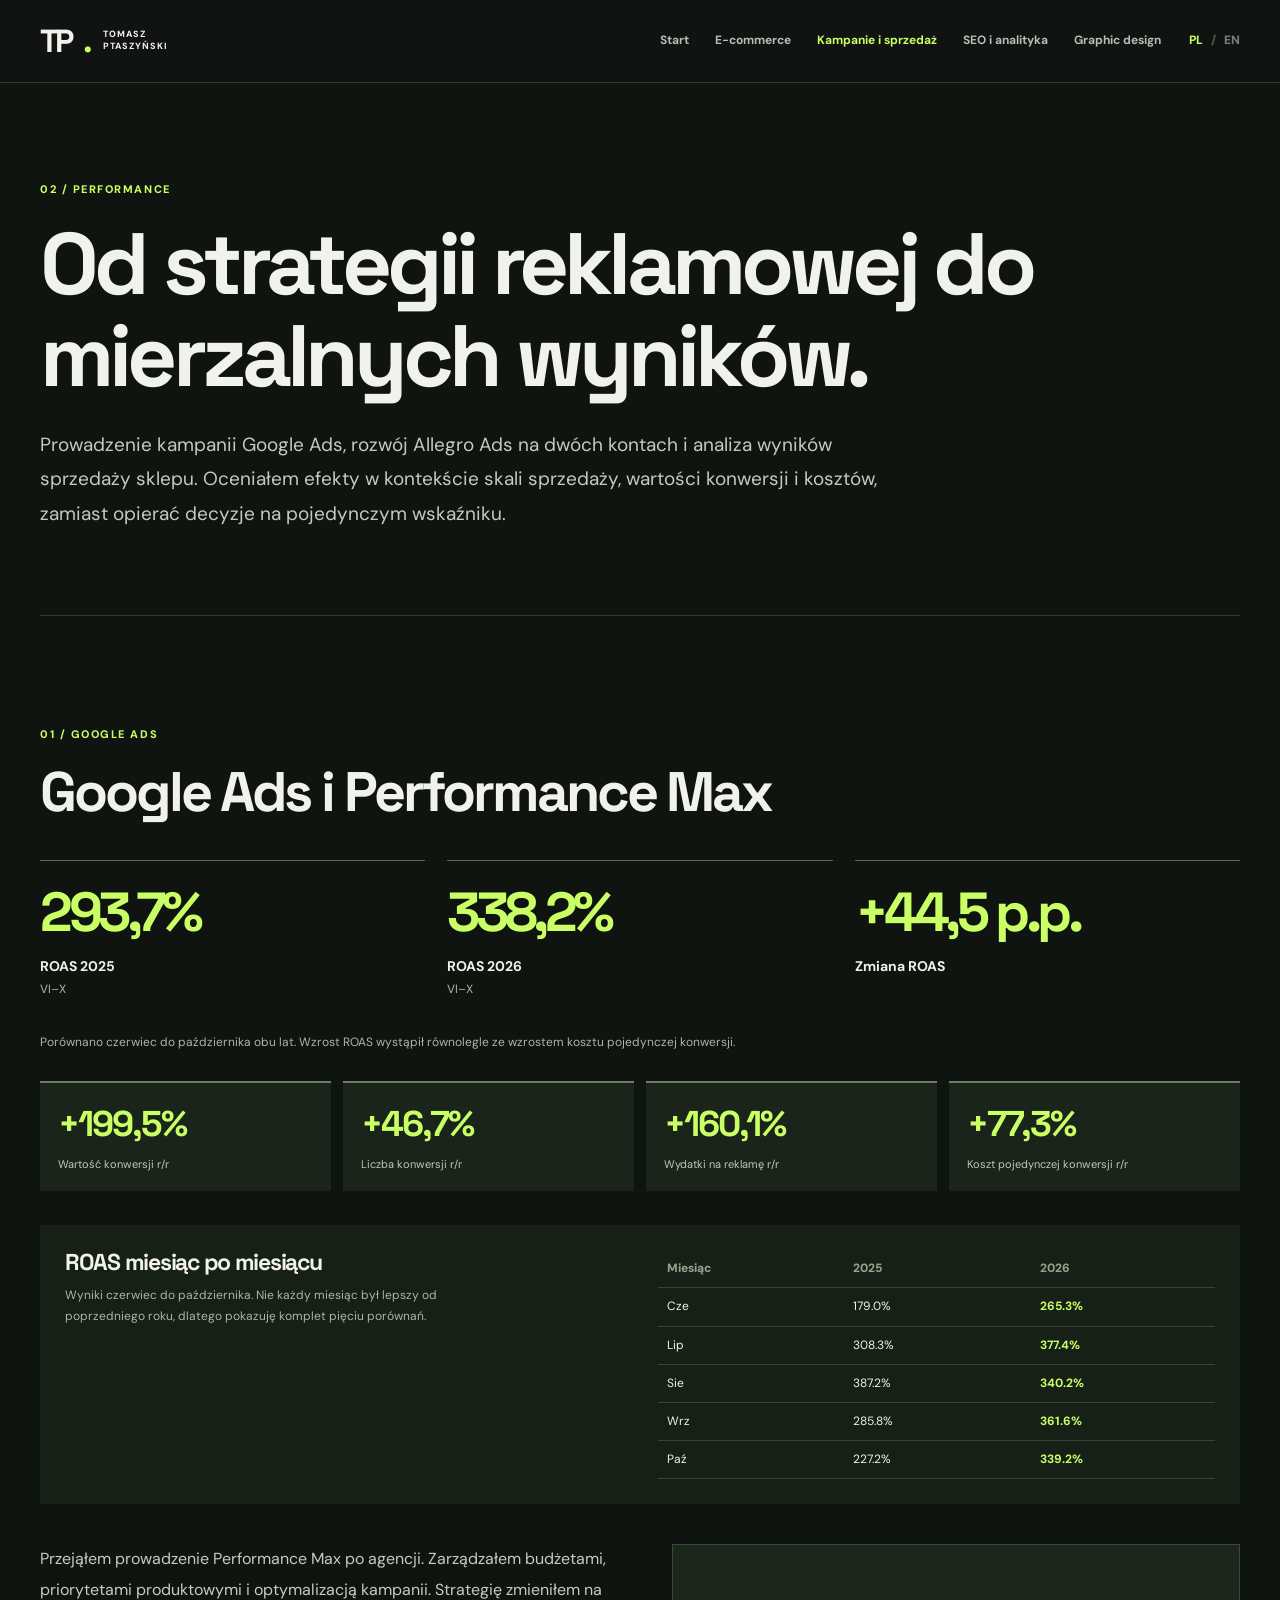
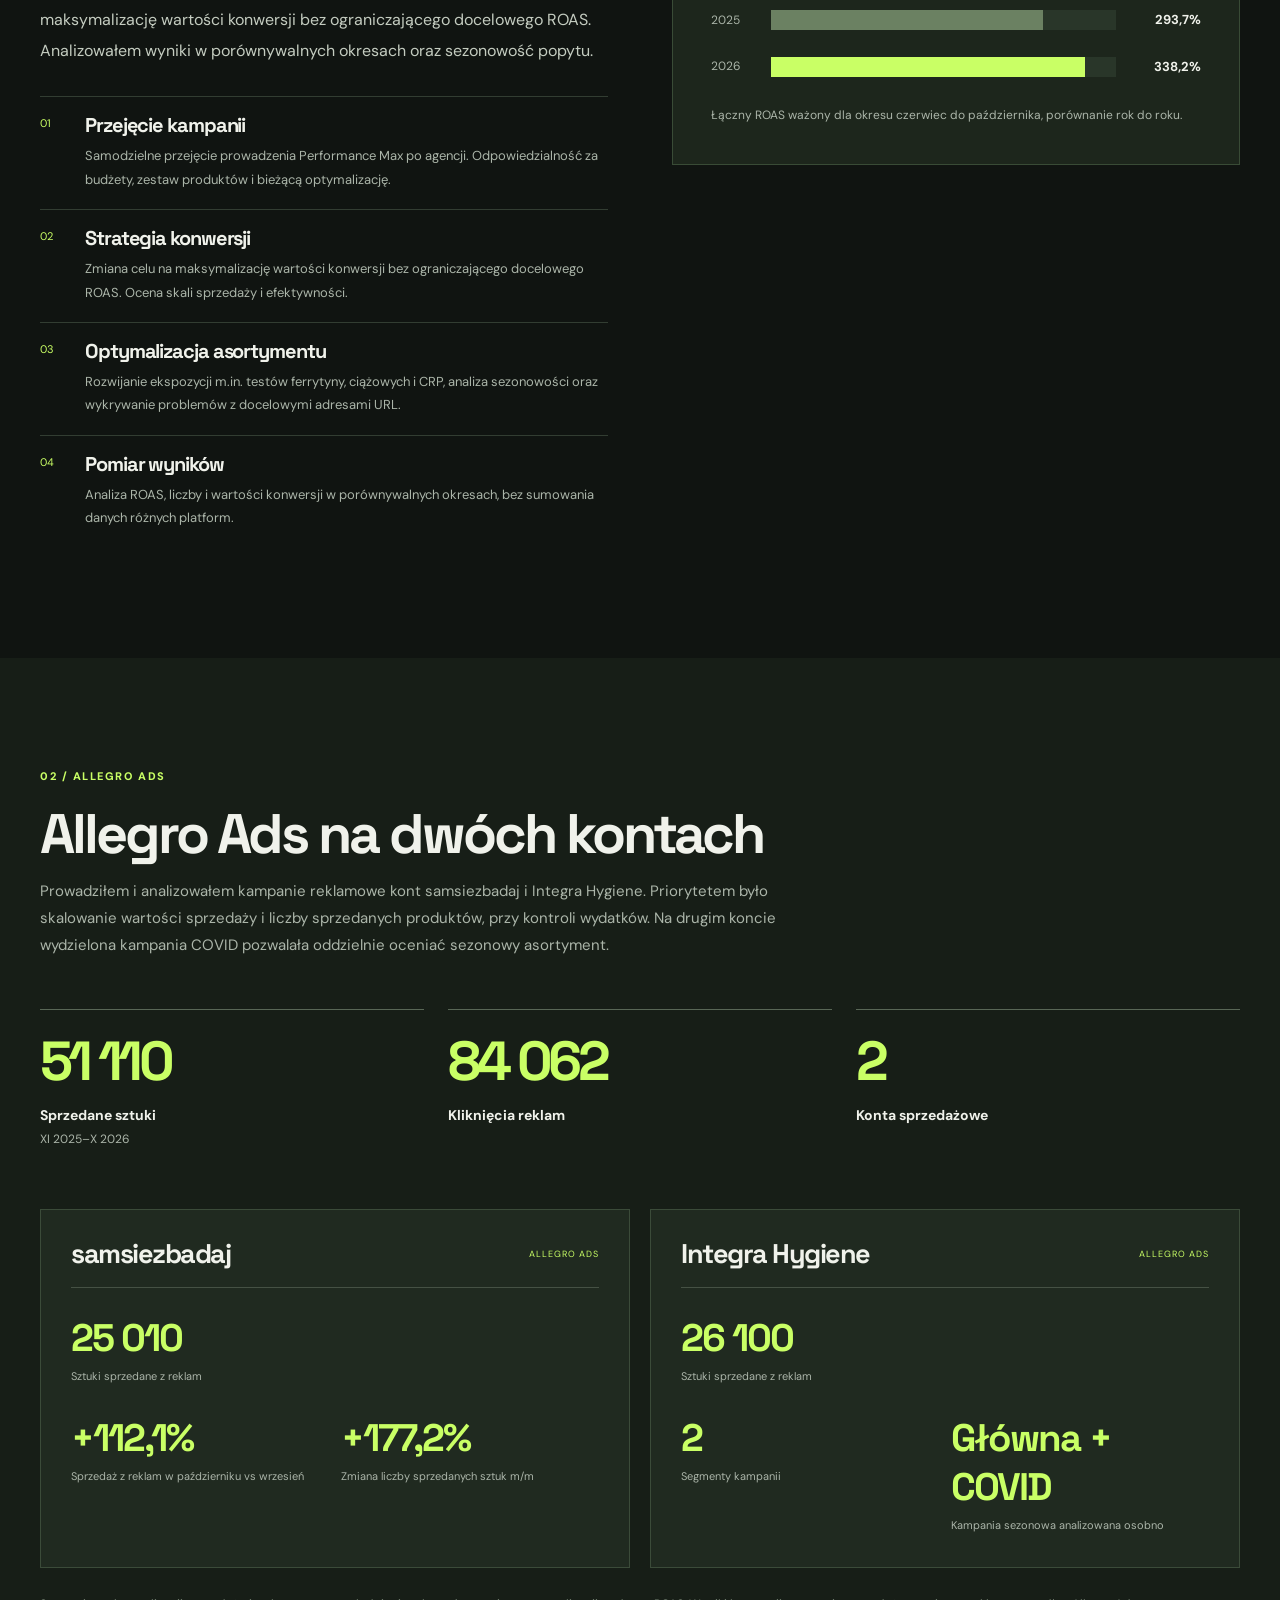
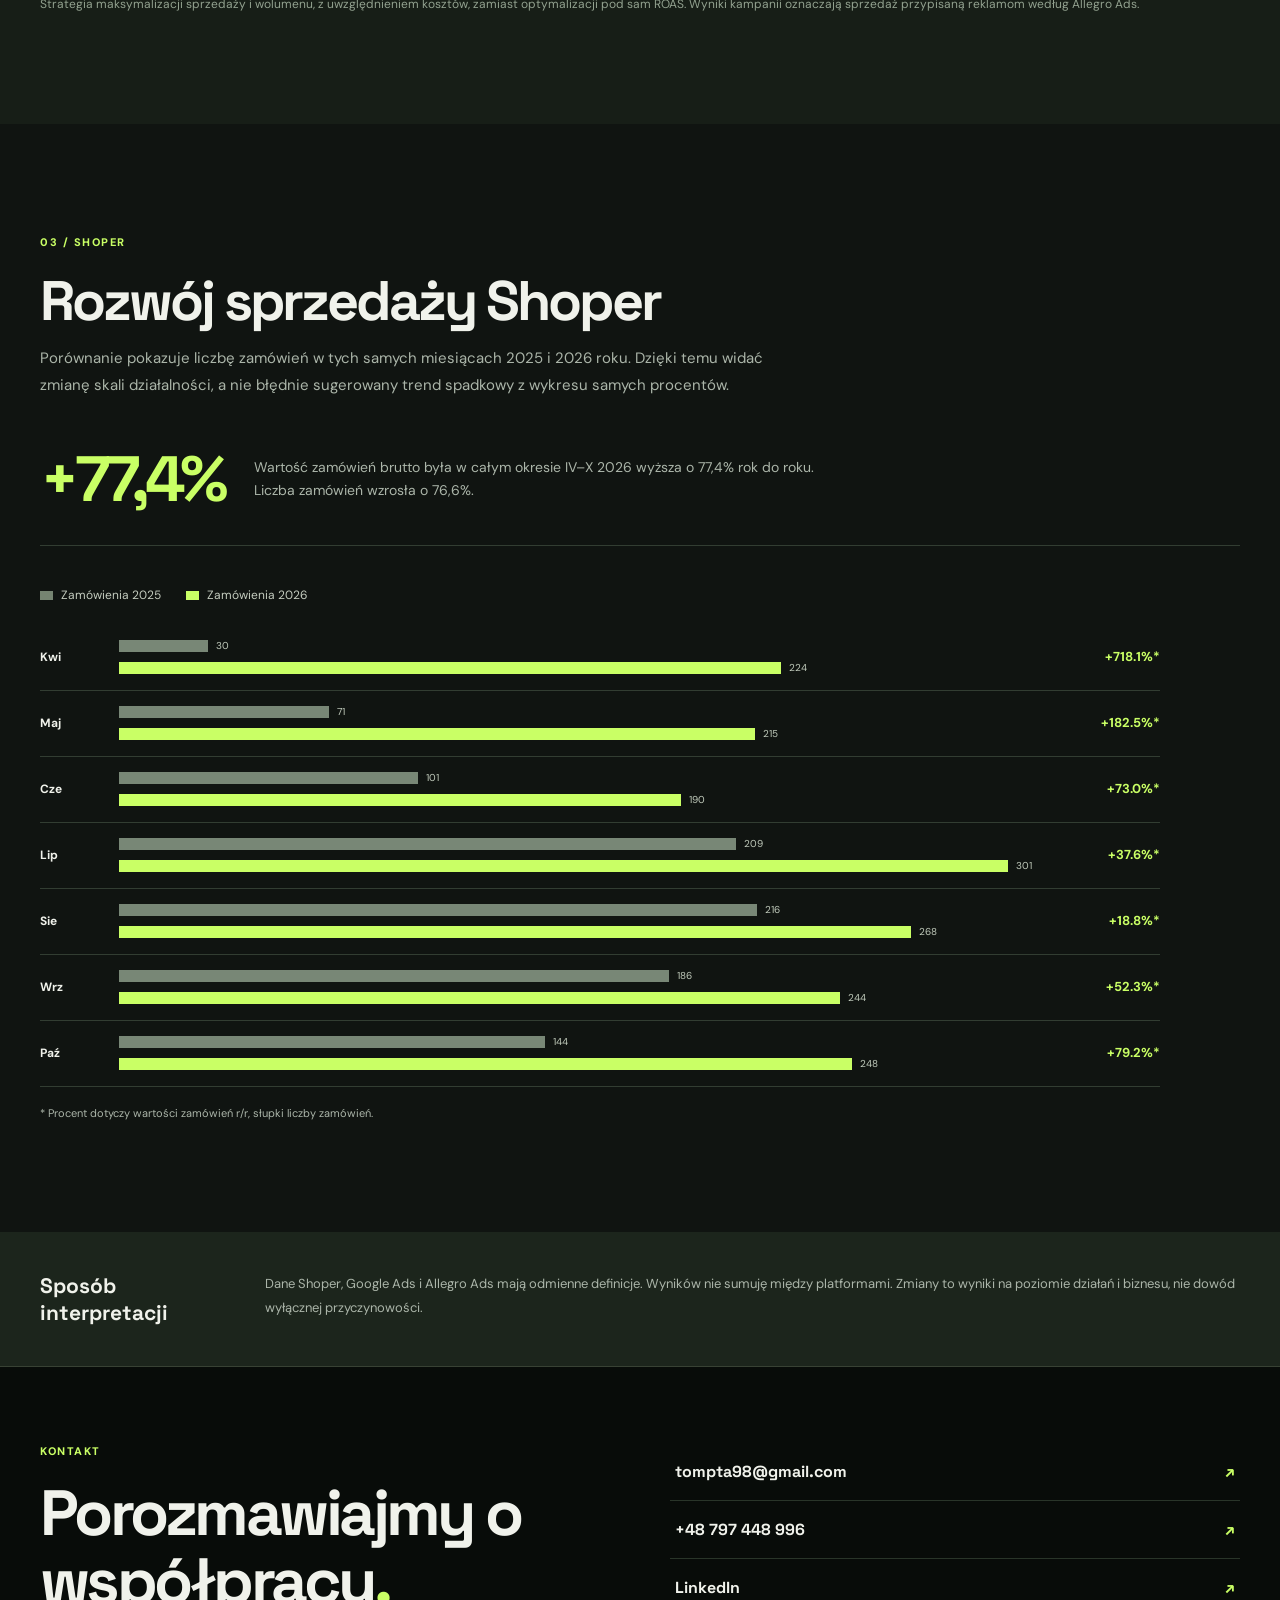
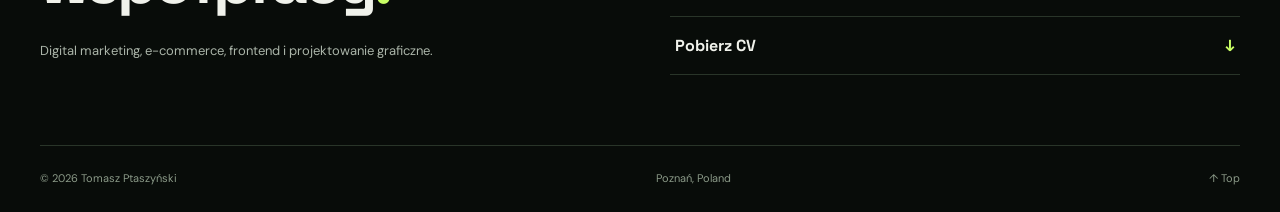
<file: performance.html>
<!doctype html><html lang="pl"><head><meta charset="utf-8"><meta name="viewport" content="width=device-width,initial-scale=1"><meta name="theme-color" content="#101411"><meta name="description" content="Prowadzenie kampanii Google Ads, rozwój Allegro Ads na dwóch kontach i analiza wyników sprzedaży sklepu. Oceniałem efekty w kontekście skali sprzedaży, wartości konwersji i kosztów, zamiast opierać decyzje na pojedynczym wskaźniku."><meta property="og:type" content="website"><meta property="og:title" content="Kampanie i sprzedaż | Tomasz Ptaszyński"><meta property="og:description" content="Prowadzenie kampanii Google Ads, rozwój Allegro Ads na dwóch kontach i analiza wyników sprzedaży sklepu. Oceniałem efekty w kontekście skali sprzedaży, wartości konwersji i kosztów, zamiast opierać decyzje na pojedynczym wskaźniku."><meta property="og:image" content="assets/portret.png"><link rel="canonical" href="https://soniferousdesign.github.io/tomaszptaszynski/performance.html"><link rel="alternate" hreflang="en" href="en/performance.html"><link rel="icon" type="image/svg+xml" href="favicon.svg"><link rel="stylesheet" href="style.css"><title>Kampanie i sprzedaż | Tomasz Ptaszyński</title></head><body id="top"><header class="topbar"><div class="wrap navshell"><a class="wordmark" href="index.html" aria-label="Tomasz Ptaszyński">TP<span>.</span><small>TOMASZ<br>PTASZYŃSKI</small></a><nav class="desktopnav" aria-label="Navigation"><a class="" href="index.html">Start</a><a class="" href="ecommerce.html">E-commerce</a><a class="active" href="performance.html">Kampanie i sprzedaż</a><a class="" href="analytics.html">SEO i analityka</a><a class="" href="design.html">Graphic design</a></nav><div class="navright"><div class="languages"><a href="performance.html" class="selected" lang="pl">PL</a><span>/</span><a href="en/performance.html" class="" lang="en">EN</a></div><button type="button" class="menu-btn" aria-label="Toggle navigation" aria-expanded="false"><span></span><span></span><span></span></button></div></div><nav class="mobilenav" aria-label="Mobile navigation"><a class="" href="index.html">Start</a><a class="" href="ecommerce.html">E-commerce</a><a class="active" href="performance.html">Kampanie i sprzedaż</a><a class="" href="analytics.html">SEO i analityka</a><a class="" href="design.html">Graphic design</a></nav></header><main><section class="pageintro wrap"><p class="kicker">02 / PERFORMANCE</p><h1>Od strategii reklamowej do mierzalnych wyników.</h1><p class="intro-lead">Prowadzenie kampanii Google Ads, rozwój Allegro Ads na dwóch kontach i analiza wyników sprzedaży sklepu. Oceniałem efekty w kontekście skali sprzedaży, wartości konwersji i kosztów, zamiast opierać decyzje na pojedynczym wskaźniku.</p></section><section class="section wrap"><div class="section-heading"><p class="kicker">01 / GOOGLE ADS</p><h2>Google Ads i Performance Max</h2></div><div class="stats three"><div class="stat"><strong>293,7%</strong><span>ROAS 2025</span><small>VI–X</small></div><div class="stat"><strong>338,2%</strong><span>ROAS 2026</span><small>VI–X</small></div><div class="stat"><strong>+44,5 p.p.</strong><span>Zmiana ROAS</span></div></div><p class="method-intro">Porównano czerwiec do października obu lat. Wzrost ROAS wystąpił równolegle ze wzrostem kosztu pojedynczej konwersji.</p><div class="secondary-kpis"><div><strong>+199,5%</strong><span>Wartość konwersji r/r</span></div><div><strong>+46,7%</strong><span>Liczba konwersji r/r</span></div><div><strong>+160,1%</strong><span>Wydatki na reklamę r/r</span></div><div><strong>+77,3%</strong><span>Koszt pojedynczej konwersji r/r</span></div></div><div class="detail-compare"><div><h3>ROAS miesiąc po miesiącu</h3><p>Wyniki czerwiec do października. Nie każdy miesiąc był lepszy od poprzedniego roku, dlatego pokazuję komplet pięciu porównań.</p></div><div class="mini-table"><div class="mini-table-head"><span>Miesiąc</span><span>2025</span><span>2026</span></div><div class="mini-table-row"><span>Cze</span><span>179.0%</span><strong>265.3%</strong></div><div class="mini-table-row"><span>Lip</span><span>308.3%</span><strong>377.4%</strong></div><div class="mini-table-row"><span>Sie</span><span>387.2%</span><strong>340.2%</strong></div><div class="mini-table-row"><span>Wrz</span><span>285.8%</span><strong>361.6%</strong></div><div class="mini-table-row"><span>Paź</span><span>227.2%</span><strong>339.2%</strong></div></div></div><div class="two-col-case"><div><p class="case-lead">Przejąłem prowadzenie Performance Max po agencji. Zarządzałem budżetami, priorytetami produktowymi i optymalizacją kampanii. Strategię zmieniłem na maksymalizację wartości konwersji bez ograniczającego docelowego ROAS. Analizowałem wyniki w porównywalnych okresach oraz sezonowość popytu.</p><div class="feature-list"><div class="feature-point"><span>01</span><div><h3>Przejęcie kampanii</h3><p>Samodzielne przejęcie prowadzenia Performance Max po agencji. Odpowiedzialność za budżety, zestaw produktów i bieżącą optymalizację.</p></div></div><div class="feature-point"><span>02</span><div><h3>Strategia konwersji</h3><p>Zmiana celu na maksymalizację wartości konwersji bez ograniczającego docelowego ROAS. Ocena skali sprzedaży i efektywności.</p></div></div><div class="feature-point"><span>03</span><div><h3>Optymalizacja asortymentu</h3><p>Rozwijanie ekspozycji m.in. testów ferrytyny, ciążowych i CRP, analiza sezonowości oraz wykrywanie problemów z docelowymi adresami URL.</p></div></div><div class="feature-point"><span>04</span><div><h3>Pomiar wyników</h3><p>Analiza ROAS, liczby i wartości konwersji w porównywalnych okresach, bez sumowania danych różnych platform.</p></div></div></div></div><div class="roas-panel"><div class="roas-line"><span>2025</span><div class="roas-track"><i style="width:79%"></i></div><strong>293,7%</strong></div><div class="roas-line"><span>2026</span><div class="roas-track"><i style="width:91%" class="lime"></i></div><strong>338,2%</strong></div><p>Łączny ROAS ważony dla okresu czerwiec do października, porównanie rok do roku.</p></div></div></section><section class="section muted-bg"><div class="wrap"><div class="section-heading"><p class="kicker">02 / ALLEGRO ADS</p><h2>Allegro Ads na dwóch kontach</h2><p>Prowadziłem i analizowałem kampanie reklamowe kont samsiezbadaj i Integra Hygiene. Priorytetem było skalowanie wartości sprzedaży i liczby sprzedanych produktów, przy kontroli wydatków. Na drugim koncie wydzielona kampania COVID pozwalała oddzielnie oceniać sezonowy asortyment.</p></div><div class="ads-topline"><div class="stat"><strong>51 110</strong><span>Sprzedane sztuki</span><small>XI 2025–X 2026</small></div><div class="stat"><strong>84 062</strong><span>Kliknięcia reklam</span></div><div class="stat"><strong>2</strong><span>Konta sprzedażowe</span></div></div><div class="account-grid"><article class="ads-account"><div class="account-top"><h3>samsiezbadaj</h3><span>ALLEGRO ADS</span></div><div class="account-metrics"><div><strong>25 010</strong><small>Sztuki sprzedane z reklam</small></div><div><strong>+112,1%</strong><small>Sprzedaż z reklam w październiku vs wrzesień</small></div><div><strong>+177,2%</strong><small>Zmiana liczby sprzedanych sztuk m/m</small></div></div></article><article class="ads-account"><div class="account-top"><h3>Integra Hygiene</h3><span>ALLEGRO ADS</span></div><div class="account-metrics"><div><strong>26 100</strong><small>Sztuki sprzedane z reklam</small></div><div><strong>2</strong><small>Segmenty kampanii</small></div><div><strong>Główna + COVID</strong><small>Kampania sezonowa analizowana osobno</small></div></div></article></div><p class="fineprint">Strategia maksymalizacji sprzedaży i wolumenu, z uwzględnieniem kosztów, zamiast optymalizacji pod sam ROAS. Wyniki kampanii oznaczają sprzedaż przypisaną reklamom według Allegro Ads.</p></div></section><section class="section wrap"><div class="section-heading"><p class="kicker">03 / SHOPER</p><h2>Rozwój sprzedaży Shoper</h2><p>Porównanie pokazuje liczbę zamówień w tych samych miesiącach 2025 i 2026 roku. Dzięki temu widać zmianę skali działalności, a nie błędnie sugerowany trend spadkowy z wykresu samych procentów.</p></div><div class="sales-summary"><strong>+77,4%</strong><p>Wartość zamówień brutto była w całym okresie IV–X 2026 wyższa o 77,4% rok do roku. Liczba zamówień wzrosła o 76,6%.</p></div><div class="orders-chart"><div class="chart-key"><span><i class="old"></i>Zamówienia 2025</span><span><i class="new"></i>Zamówienia 2026</span></div><div class="comparison-row"><span class="month-label">Kwi</span><div class="comparison-bars"><div><i style="width:9.7%" class="bar-old"></i><span>30</span></div><div><i style="width:72.3%" class="bar-new"></i><span>224</span></div></div><strong>+718.1%*</strong></div><div class="comparison-row"><span class="month-label">Maj</span><div class="comparison-bars"><div><i style="width:22.9%" class="bar-old"></i><span>71</span></div><div><i style="width:69.4%" class="bar-new"></i><span>215</span></div></div><strong>+182.5%*</strong></div><div class="comparison-row"><span class="month-label">Cze</span><div class="comparison-bars"><div><i style="width:32.6%" class="bar-old"></i><span>101</span></div><div><i style="width:61.3%" class="bar-new"></i><span>190</span></div></div><strong>+73.0%*</strong></div><div class="comparison-row"><span class="month-label">Lip</span><div class="comparison-bars"><div><i style="width:67.4%" class="bar-old"></i><span>209</span></div><div><i style="width:97.1%" class="bar-new"></i><span>301</span></div></div><strong>+37.6%*</strong></div><div class="comparison-row"><span class="month-label">Sie</span><div class="comparison-bars"><div><i style="width:69.7%" class="bar-old"></i><span>216</span></div><div><i style="width:86.5%" class="bar-new"></i><span>268</span></div></div><strong>+18.8%*</strong></div><div class="comparison-row"><span class="month-label">Wrz</span><div class="comparison-bars"><div><i style="width:60.0%" class="bar-old"></i><span>186</span></div><div><i style="width:78.7%" class="bar-new"></i><span>244</span></div></div><strong>+52.3%*</strong></div><div class="comparison-row"><span class="month-label">Paź</span><div class="comparison-bars"><div><i style="width:46.5%" class="bar-old"></i><span>144</span></div><div><i style="width:80.0%" class="bar-new"></i><span>248</span></div></div><strong>+79.2%*</strong></div><small>* Procent dotyczy wartości zamówień r/r, słupki liczby zamówień.</small></div></section><section class="method-strip"><div class="wrap"><b>Sposób interpretacji</b><p>Dane Shoper, Google Ads i Allegro Ads mają odmienne definicje. Wyników nie sumuję między platformami. Zmiany to wyniki na poziomie działań i biznesu, nie dowód wyłącznej przyczynowości.</p></div></section></main><footer class="sitefoot" id="kontakt"><div class="wrap footer-grid"><div><p class="kicker">Kontakt</p><h2>Porozmawiajmy o współpracy<span class="accent">.</span></h2><p>Digital marketing, e-commerce, frontend i projektowanie graficzne.</p></div><div class="contactlinks"><a href="mailto:tompta98@gmail.com">tompta98@gmail.com <span>↗</span></a><a href="tel:+48797448996">+48 797 448 996 <span>↗</span></a><a href="https://www.linkedin.com/in/tomasz-ptaszy%C5%84ski-b3772b174/" target="_blank" rel="noopener noreferrer">LinkedIn <span>↗</span></a><a href="CV_Tomasz_Ptaszynski_2026.pdf" download>Pobierz CV <span>↓</span></a></div></div><div class="wrap copyright"><span>© 2026 Tomasz Ptaszyński</span><span>Poznań, Poland</span><a href="#top">↑ Top</a></div></footer><div class="lightbox" role="dialog" aria-modal="true" aria-label="Image viewer" hidden><button class="light-close" aria-label="Close image viewer">×</button><button class="light-prev" aria-label="Previous image">‹</button><img alt=""><button class="light-next" aria-label="Next image">›</button><p></p></div><script defer src="app.js"></script></body></html>
</file>
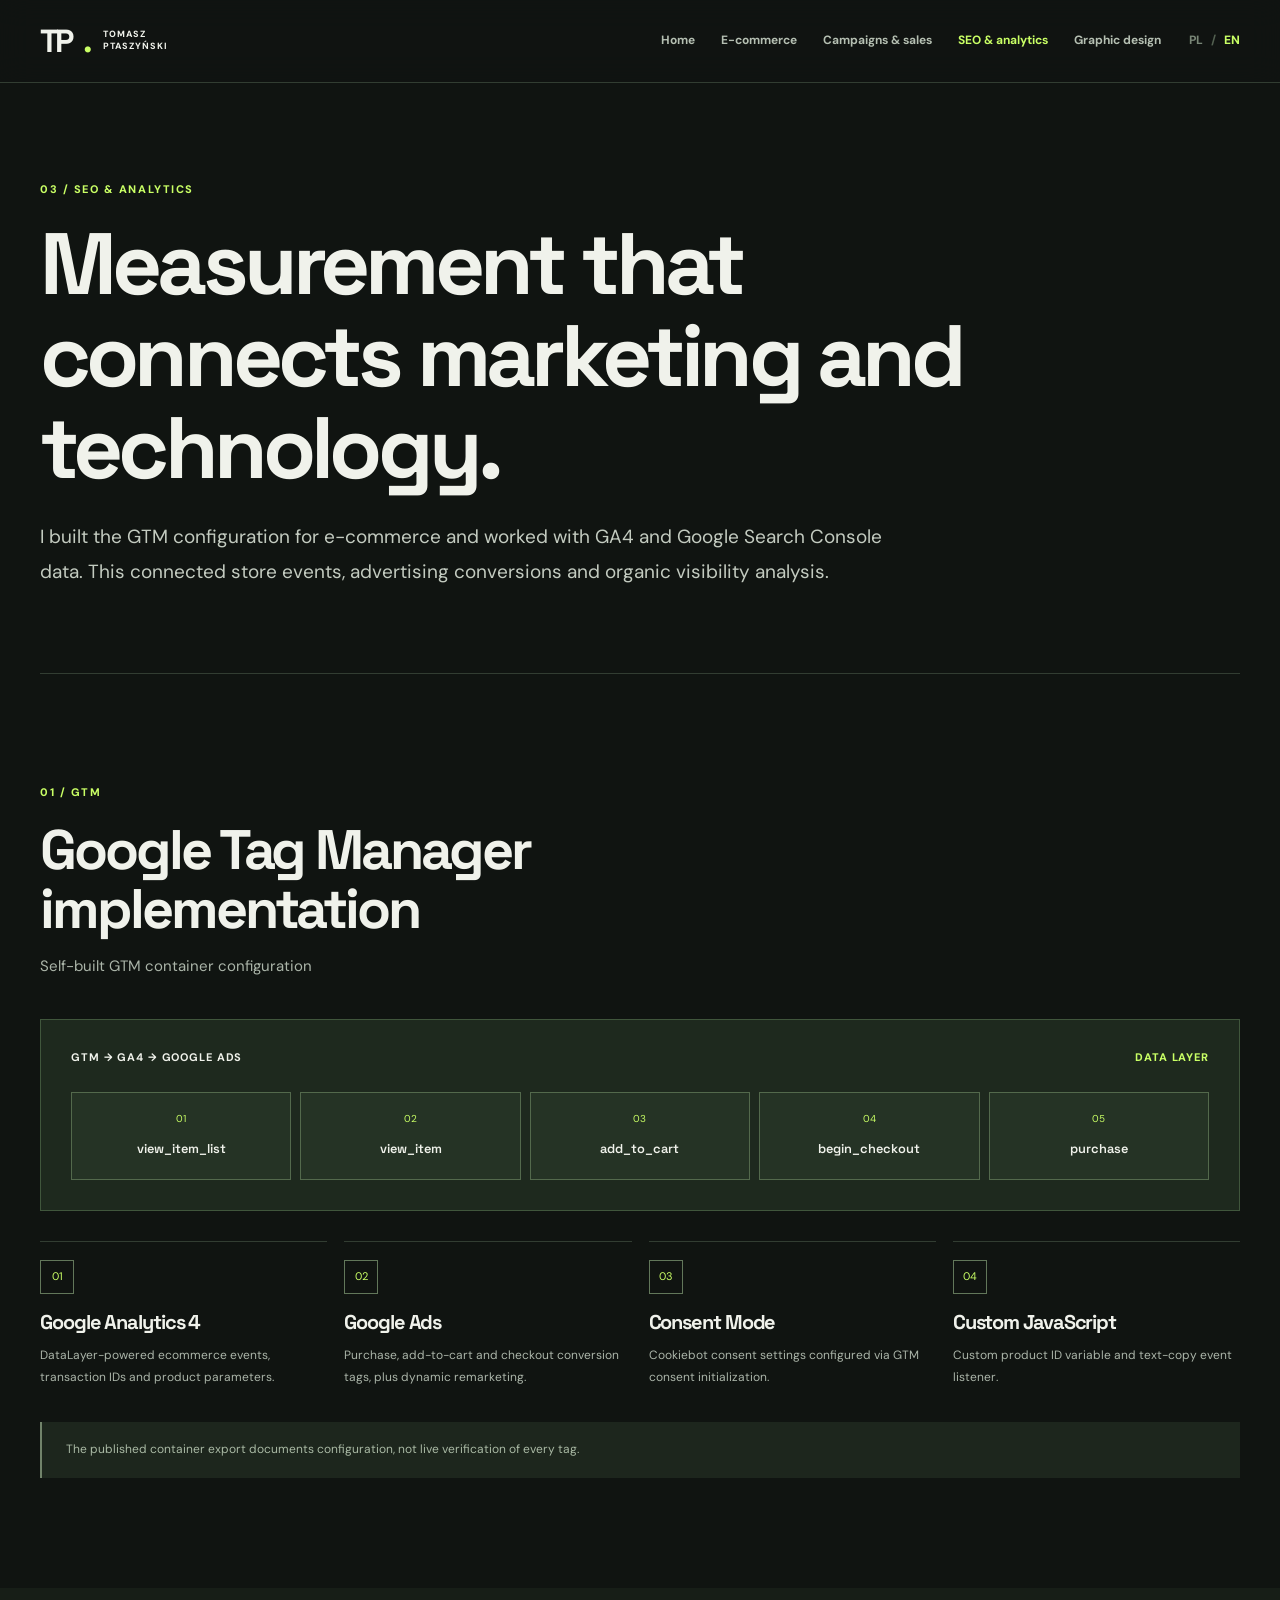
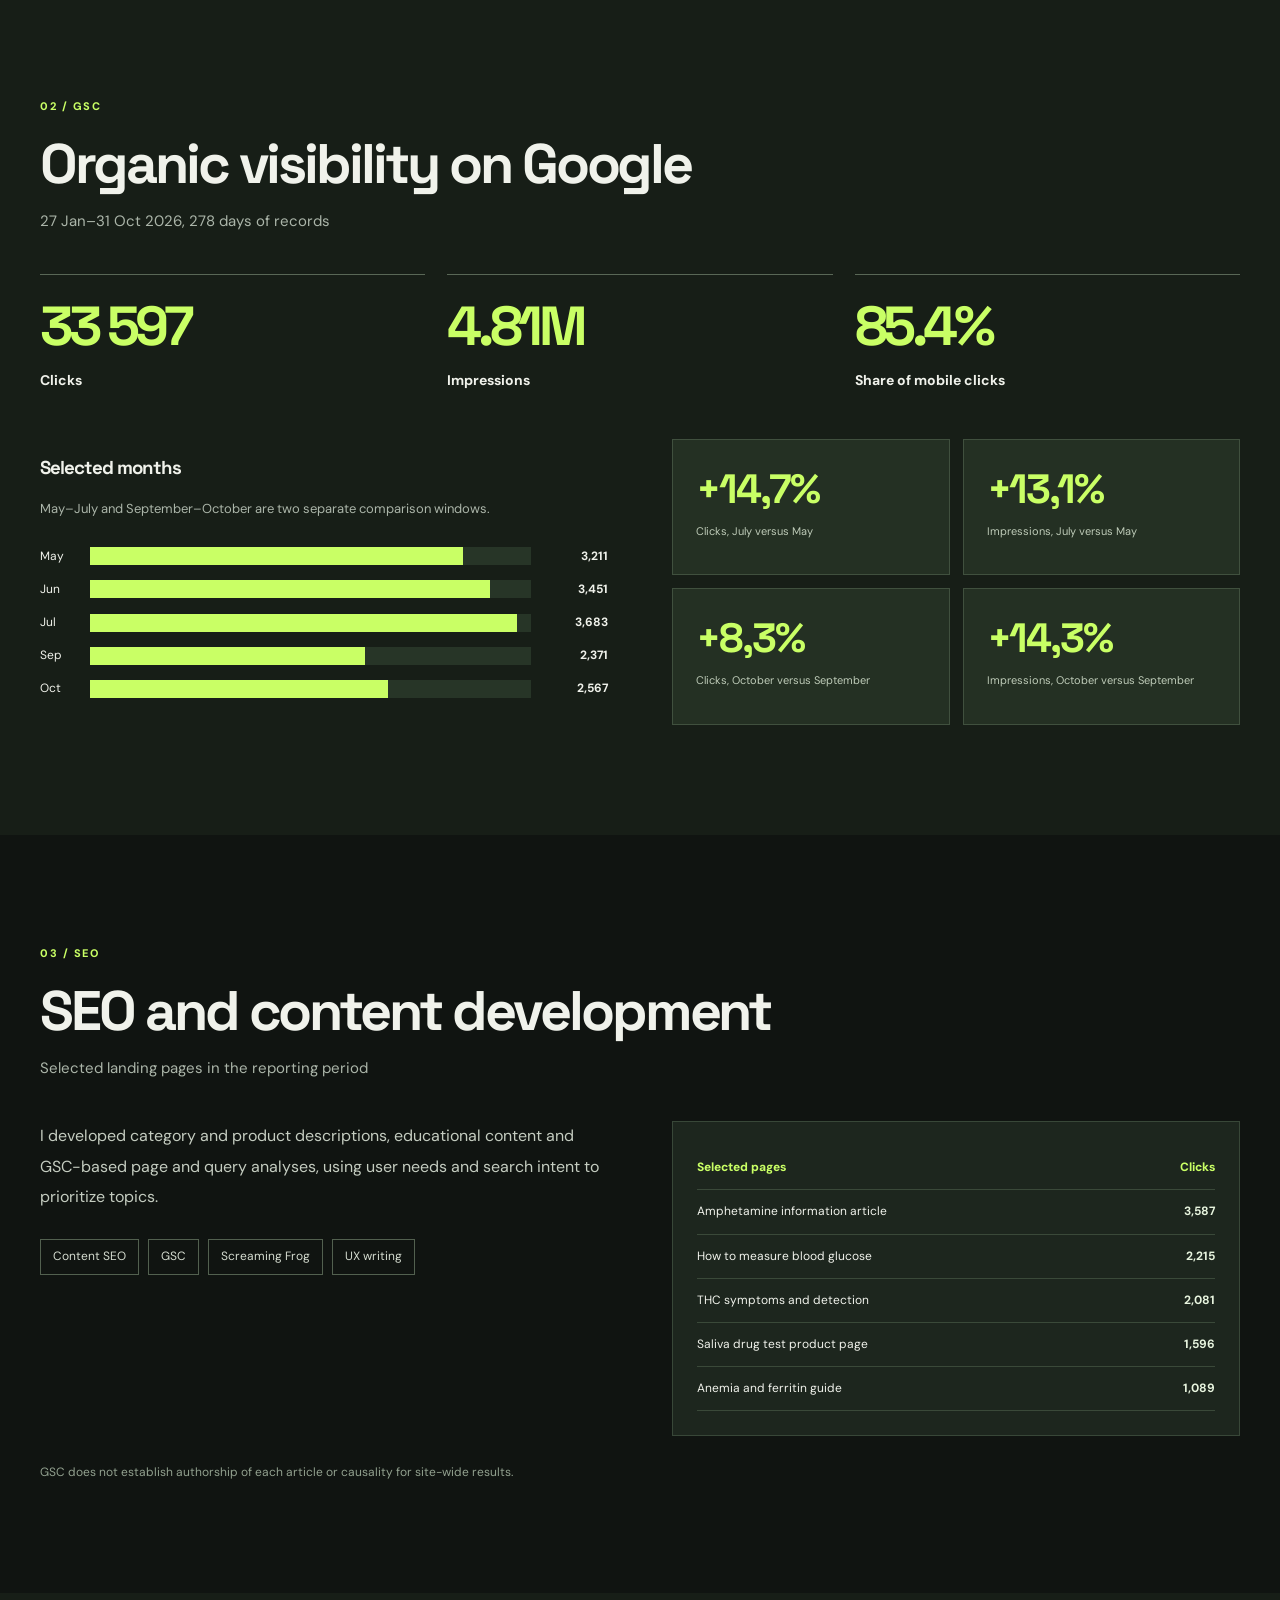
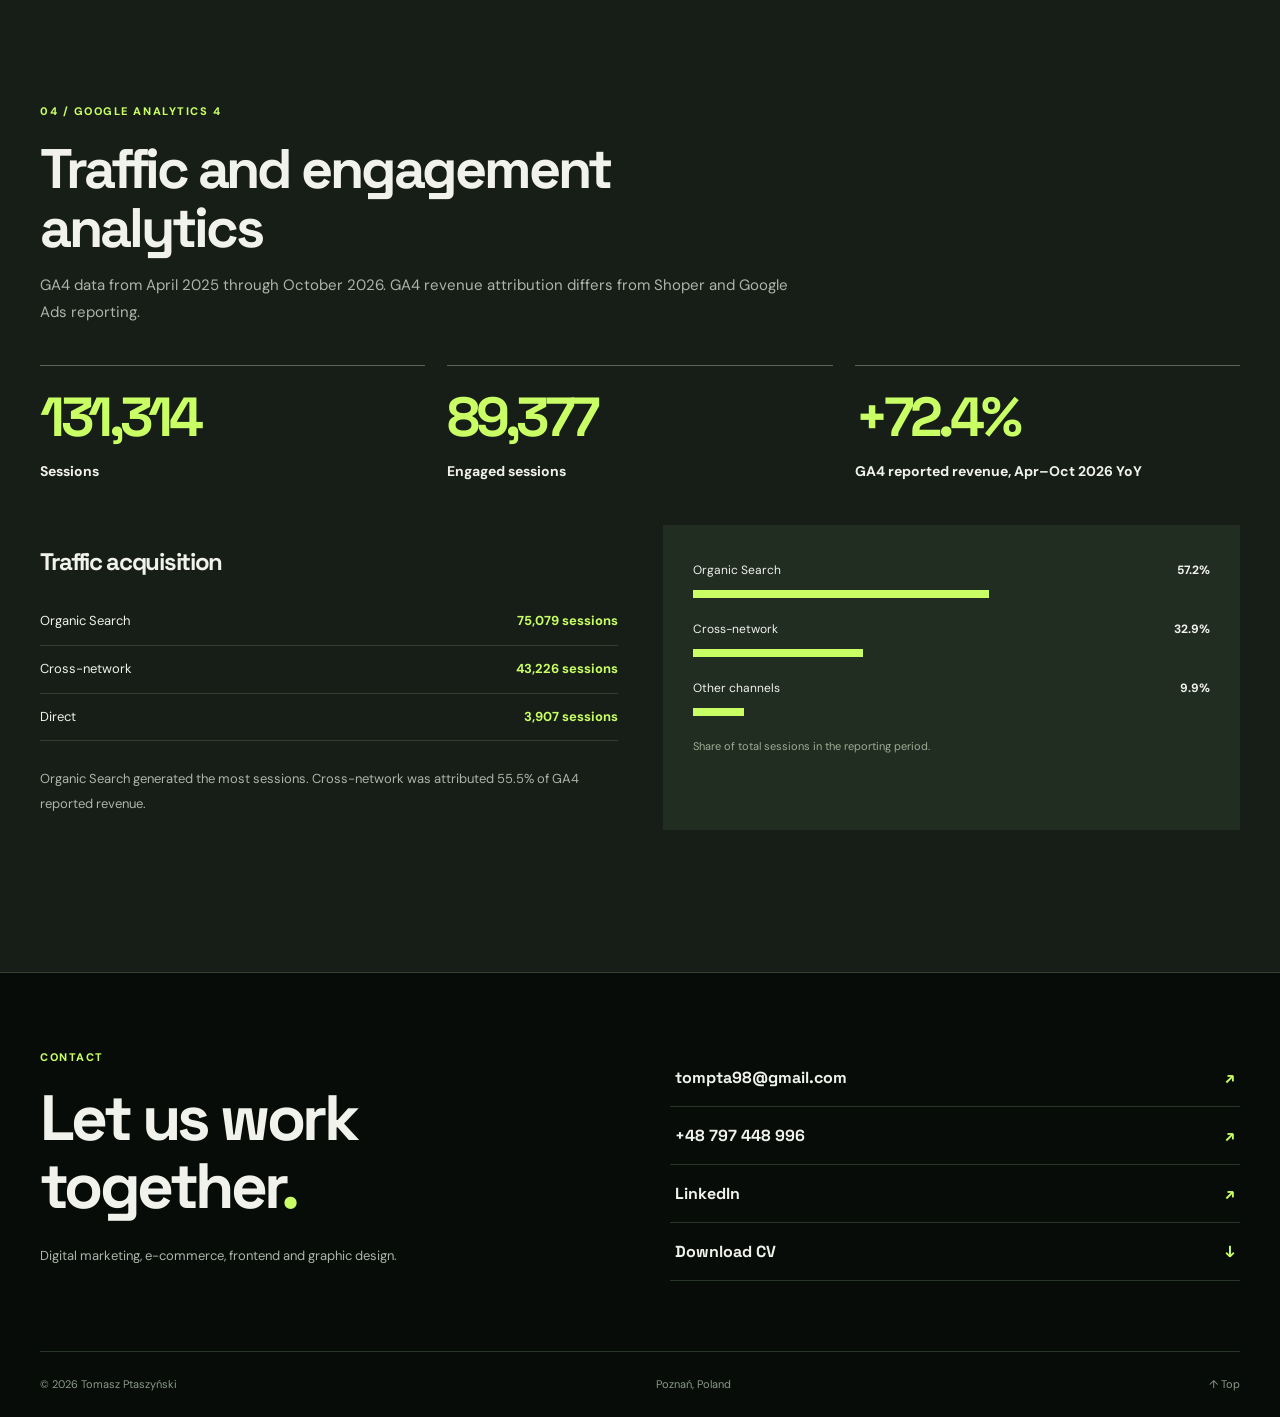
<file: en/analytics.html>
<!doctype html><html lang="en"><head><meta charset="utf-8"><meta name="viewport" content="width=device-width,initial-scale=1"><meta name="theme-color" content="#101411"><meta name="description" content="I built the GTM configuration for e-commerce and worked with GA4 and Google Search Console data. This connected store events, advertising conversions and organic visibility analysis."><meta property="og:type" content="website"><meta property="og:title" content="SEO and analytics | Tomasz Ptaszyński"><meta property="og:description" content="I built the GTM configuration for e-commerce and worked with GA4 and Google Search Console data. This connected store events, advertising conversions and organic visibility analysis."><meta property="og:image" content="../assets/portret.png"><link rel="canonical" href="https://soniferousdesign.github.io/tomaszptaszynski/en/analytics.html"><link rel="alternate" hreflang="pl" href="../analytics.html"><link rel="icon" type="image/svg+xml" href="../favicon.svg"><link rel="stylesheet" href="../style.css"><title>SEO and analytics | Tomasz Ptaszyński</title></head><body id="top"><header class="topbar"><div class="wrap navshell"><a class="wordmark" href="index.html" aria-label="Tomasz Ptaszyński">TP<span>.</span><small>TOMASZ<br>PTASZYŃSKI</small></a><nav class="desktopnav" aria-label="Navigation"><a class="" href="index.html">Home</a><a class="" href="ecommerce.html">E-commerce</a><a class="" href="performance.html">Campaigns &amp; sales</a><a class="active" href="analytics.html">SEO &amp; analytics</a><a class="" href="design.html">Graphic design</a></nav><div class="navright"><div class="languages"><a href="../analytics.html" class="" lang="pl">PL</a><span>/</span><a href="analytics.html" class="selected" lang="en">EN</a></div><button type="button" class="menu-btn" aria-label="Toggle navigation" aria-expanded="false"><span></span><span></span><span></span></button></div></div><nav class="mobilenav" aria-label="Mobile navigation"><a class="" href="index.html">Home</a><a class="" href="ecommerce.html">E-commerce</a><a class="" href="performance.html">Campaigns &amp; sales</a><a class="active" href="analytics.html">SEO &amp; analytics</a><a class="" href="design.html">Graphic design</a></nav></header><main><section class="pageintro wrap"><p class="kicker">03 / SEO &amp; ANALYTICS</p><h1>Measurement that connects marketing and technology.</h1><p class="intro-lead">I built the GTM configuration for e-commerce and worked with GA4 and Google Search Console data. This connected store events, advertising conversions and organic visibility analysis.</p></section><section class="section wrap"><div class="section-heading"><p class="kicker">01 / GTM</p><h2>Google Tag Manager implementation</h2><p>Self-built GTM container configuration</p></div><div class="tracking-visual"><div class="tracking-head"><strong>GTM → GA4 → GOOGLE ADS</strong><span>DATA LAYER</span></div><div class="event-pipeline"><div class="event-step"><small>01</small><strong>view_item_list</strong></div><div class="event-step"><small>02</small><strong>view_item</strong></div><div class="event-step"><small>03</small><strong>add_to_cart</strong></div><div class="event-step"><small>04</small><strong>begin_checkout</strong></div><div class="event-step"><small>05</small><strong>purchase</strong></div></div></div><div class="tool-grid"><article class="tool-card"><span class="tool-icon">01</span><h3>Google Analytics 4</h3><p>DataLayer-powered ecommerce events, transaction IDs and product parameters.</p></article><article class="tool-card"><span class="tool-icon">02</span><h3>Google Ads</h3><p>Purchase, add-to-cart and checkout conversion tags, plus dynamic remarketing.</p></article><article class="tool-card"><span class="tool-icon">03</span><h3>Consent Mode</h3><p>Cookiebot consent settings configured via GTM consent initialization.</p></article><article class="tool-card"><span class="tool-icon">04</span><h3>Custom JavaScript</h3><p>Custom product ID variable and text-copy event listener.</p></article></div><div class="method-note">The published container export documents configuration, not live verification of every tag.</div></section><section class="section muted-bg"><div class="wrap"><div class="section-heading"><p class="kicker">02 / GSC</p><h2>Organic visibility on Google</h2><p>27 Jan–31 Oct 2026, 278 days of records</p></div><div class="stats three"><div class="stat"><strong>33 597</strong><span>Clicks</span></div><div class="stat"><strong>4.81M</strong><span>Impressions</span></div><div class="stat"><strong>85.4%</strong><span>Share of mobile clicks</span></div></div><div class="two-col-case"><div><h3>Selected months</h3><p class="small-muted">May–July and September–October are two separate comparison windows.</p><div class="gsc-bars"><div class="gsc-row"><span>May</span><div><i style="width:84.5%"></i></div><strong>3,211</strong></div><div class="gsc-row"><span>Jun</span><div><i style="width:90.8%"></i></div><strong>3,451</strong></div><div class="gsc-row"><span>Jul</span><div><i style="width:96.9%"></i></div><strong>3,683</strong></div><div class="gsc-row"><span>Sep</span><div><i style="width:62.4%"></i></div><strong>2,371</strong></div><div class="gsc-row"><span>Oct</span><div><i style="width:67.6%"></i></div><strong>2,567</strong></div></div></div><div class="gsc-gains"><div><strong>+14,7%</strong><span>Clicks, July versus May</span></div><div><strong>+13,1%</strong><span>Impressions, July versus May</span></div><div><strong>+8,3%</strong><span>Clicks, October versus September</span></div><div><strong>+14,3%</strong><span>Impressions, October versus September</span></div></div></div></div></section><section class="section wrap"><div class="section-heading"><p class="kicker">03 / SEO</p><h2>SEO and content development</h2><p>Selected landing pages in the reporting period</p></div><div class="two-col-case content-case"><div><p class="case-lead">I developed category and product descriptions, educational content and GSC-based page and query analyses, using user needs and search intent to prioritize topics.</p><div class="pill-line"><span>Content SEO</span><span>GSC</span><span>Screaming Frog</span><span>UX writing</span></div></div><div class="content-rank"><div class="content-rank-top"><span>Selected pages</span><span>Clicks</span></div><div class="content-row"><span>Amphetamine information article</span><strong>3,587</strong></div><div class="content-row"><span>How to measure blood glucose</span><strong>2,215</strong></div><div class="content-row"><span>THC symptoms and detection</span><strong>2,081</strong></div><div class="content-row"><span>Saliva drug test product page</span><strong>1,596</strong></div><div class="content-row"><span>Anemia and ferritin guide</span><strong>1,089</strong></div></div></div><p class="fineprint">GSC does not establish authorship of each article or causality for site-wide results.</p></section><section class="section muted-bg"><div class="wrap"><div class="section-heading"><p class="kicker">04 / GOOGLE ANALYTICS 4</p><h2>Traffic and engagement analytics</h2><p>GA4 data from April 2025 through October 2026. GA4 revenue attribution differs from Shoper and Google Ads reporting.</p></div><div class="stats three"><div class="stat"><strong>131,314</strong><span>Sessions</span></div><div class="stat"><strong>89,377</strong><span>Engaged sessions</span></div><div class="stat"><strong>+72.4%</strong><span>GA4 reported revenue, Apr–Oct 2026 YoY</span></div></div><div class="analytics-split"><div><h3>Traffic acquisition</h3><div class="traffic-row"><span>Organic Search</span><strong>75,079 sessions</strong></div><div class="traffic-row"><span>Cross-network</span><strong>43,226 sessions</strong></div><div class="traffic-row"><span>Direct</span><strong>3,907 sessions</strong></div><p>Organic Search generated the most sessions. Cross-network was attributed 55.5% of GA4 reported revenue.</p></div><div class="traffic-visual"><div><span>Organic Search</span><b>57.2%</b><i style="width:57.2%"></i></div><div><span>Cross-network</span><b>32.9%</b><i style="width:32.9%"></i></div><div><span>Other channels</span><b>9.9%</b><i style="width:9.9%"></i></div><small>Share of total sessions in the reporting period.</small></div></div></div></section></main><footer class="sitefoot" id="kontakt"><div class="wrap footer-grid"><div><p class="kicker">Contact</p><h2>Let us work together<span class="accent">.</span></h2><p>Digital marketing, e-commerce, frontend and graphic design.</p></div><div class="contactlinks"><a href="mailto:tompta98@gmail.com">tompta98@gmail.com <span>↗</span></a><a href="tel:+48797448996">+48 797 448 996 <span>↗</span></a><a href="https://www.linkedin.com/in/tomasz-ptaszy%C5%84ski-b3772b174/" target="_blank" rel="noopener noreferrer">LinkedIn <span>↗</span></a><a href="../CV_Tomasz_Ptaszynski_2026.pdf" download>Download CV <span>↓</span></a></div></div><div class="wrap copyright"><span>© 2026 Tomasz Ptaszyński</span><span>Poznań, Poland</span><a href="#top">↑ Top</a></div></footer><div class="lightbox" role="dialog" aria-modal="true" aria-label="Image viewer" hidden><button class="light-close" aria-label="Close image viewer">×</button><button class="light-prev" aria-label="Previous image">‹</button><img alt=""><button class="light-next" aria-label="Next image">›</button><p></p></div><script defer src="../app.js"></script></body></html>
</file>
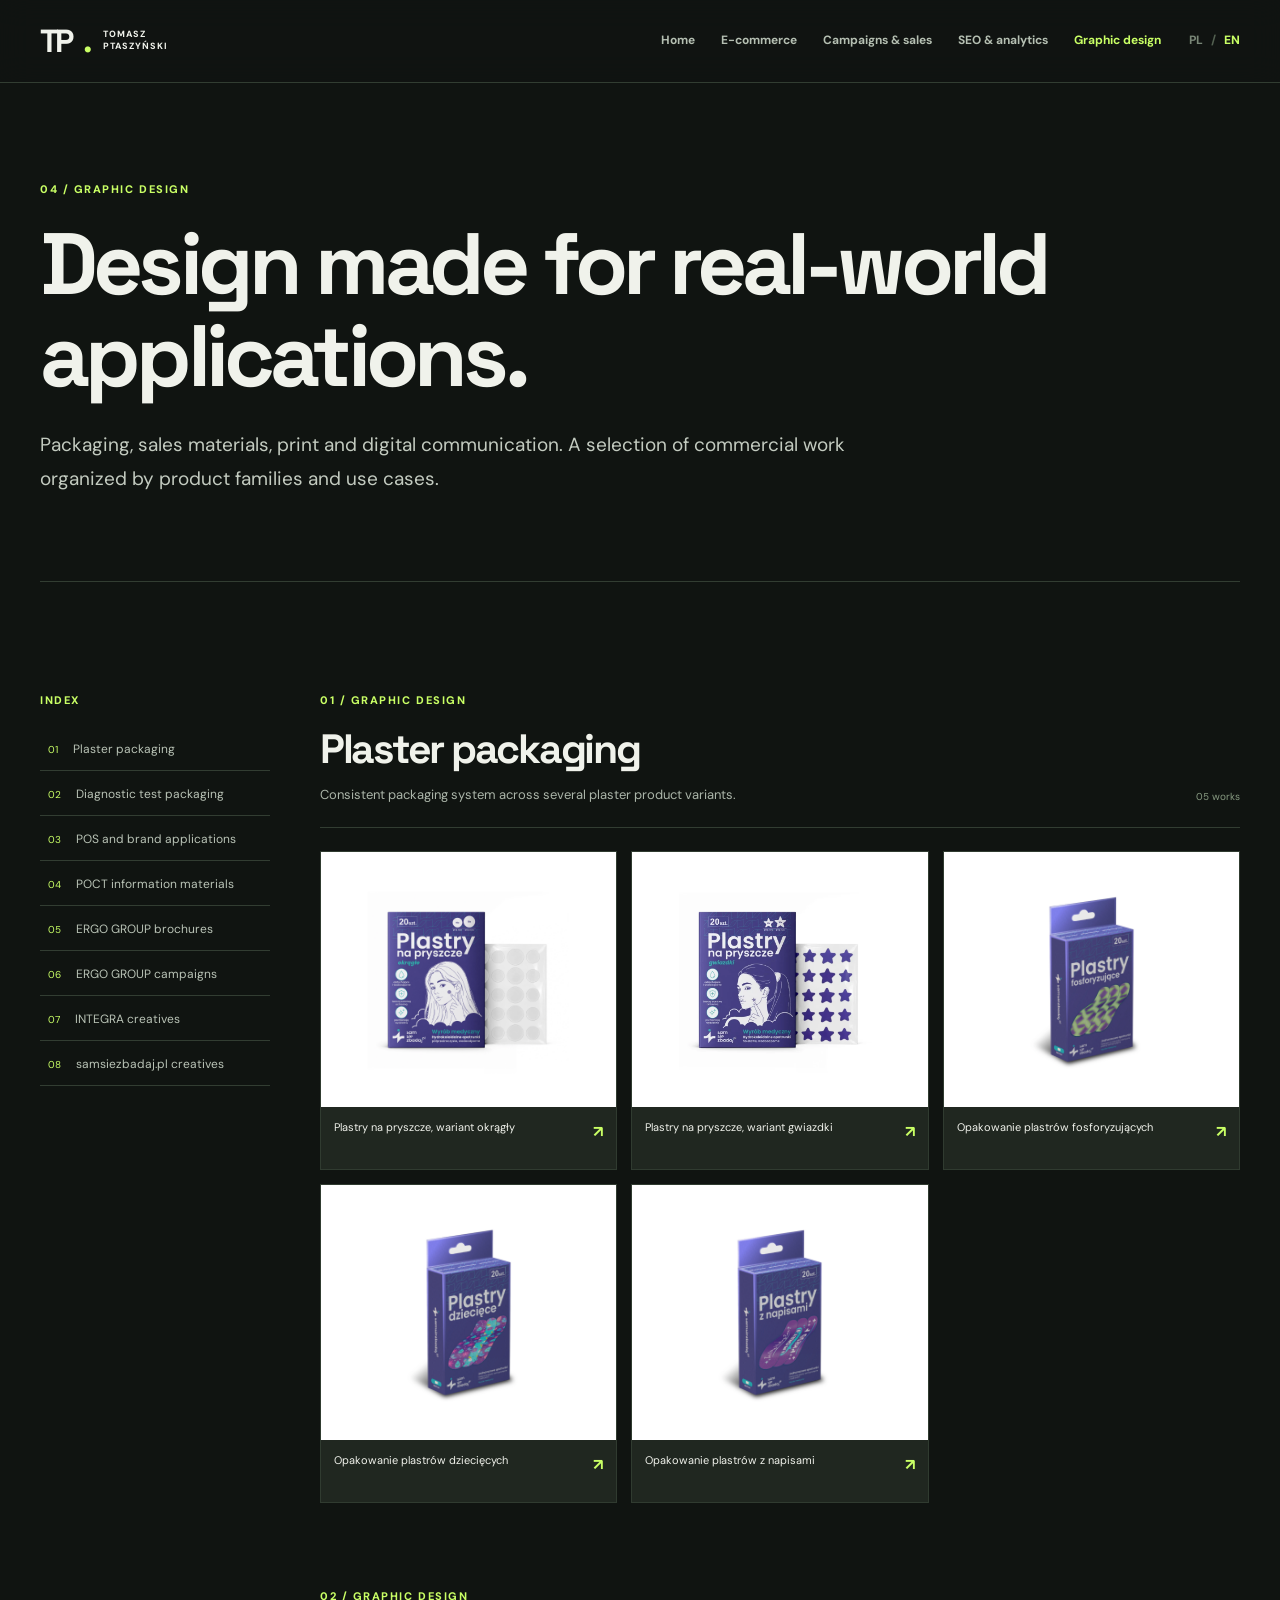
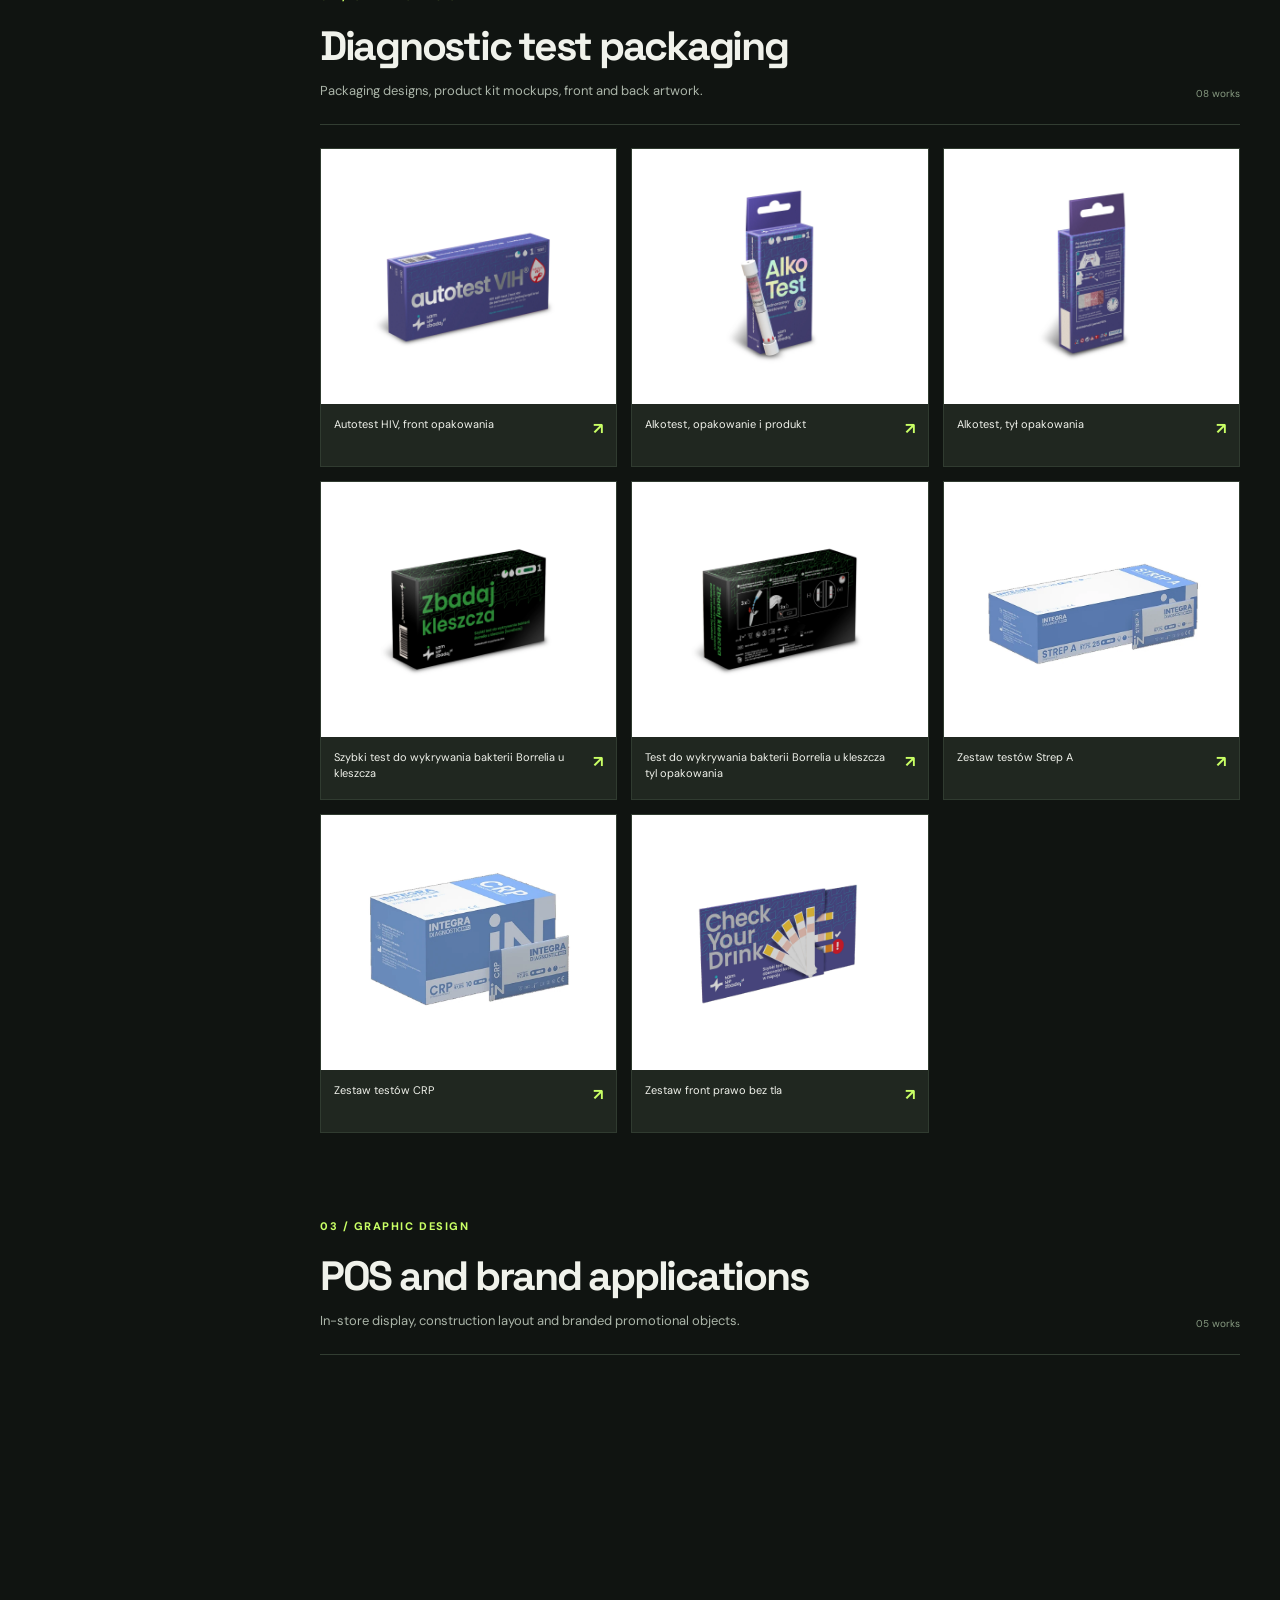
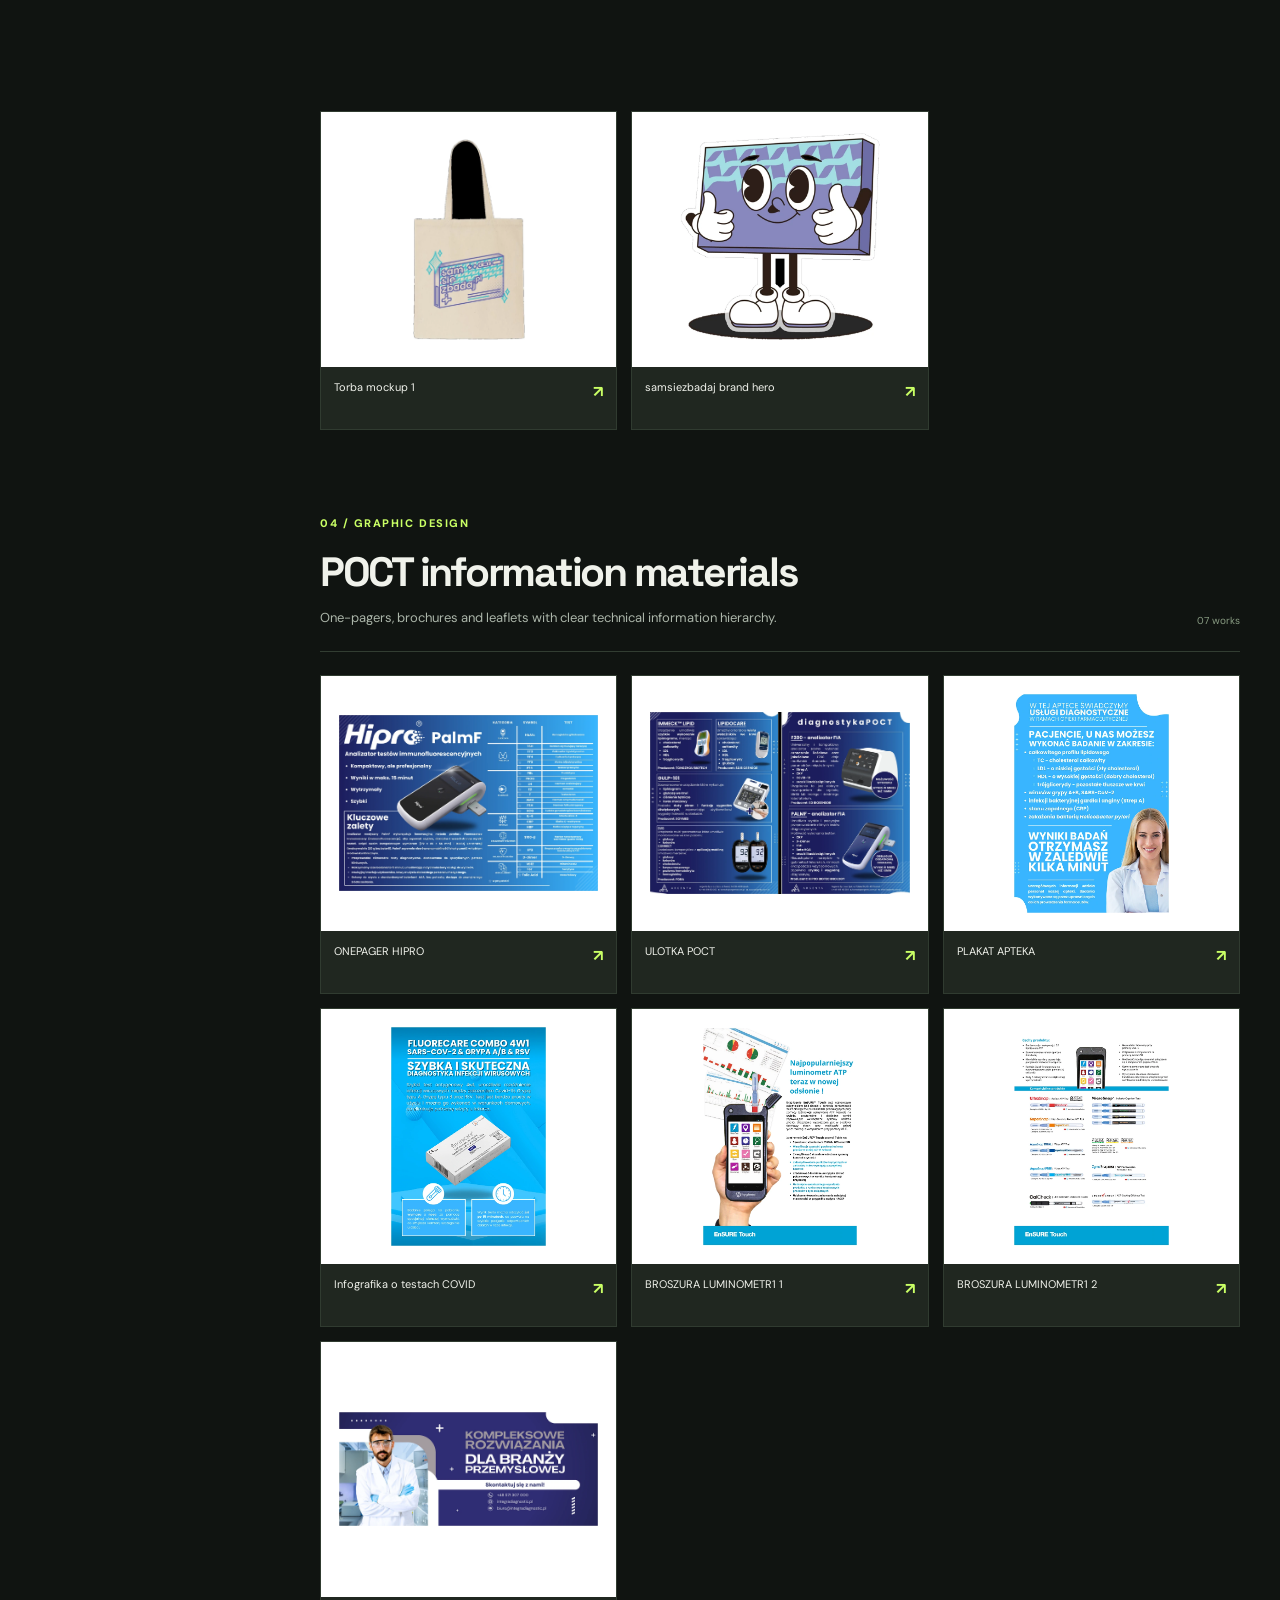
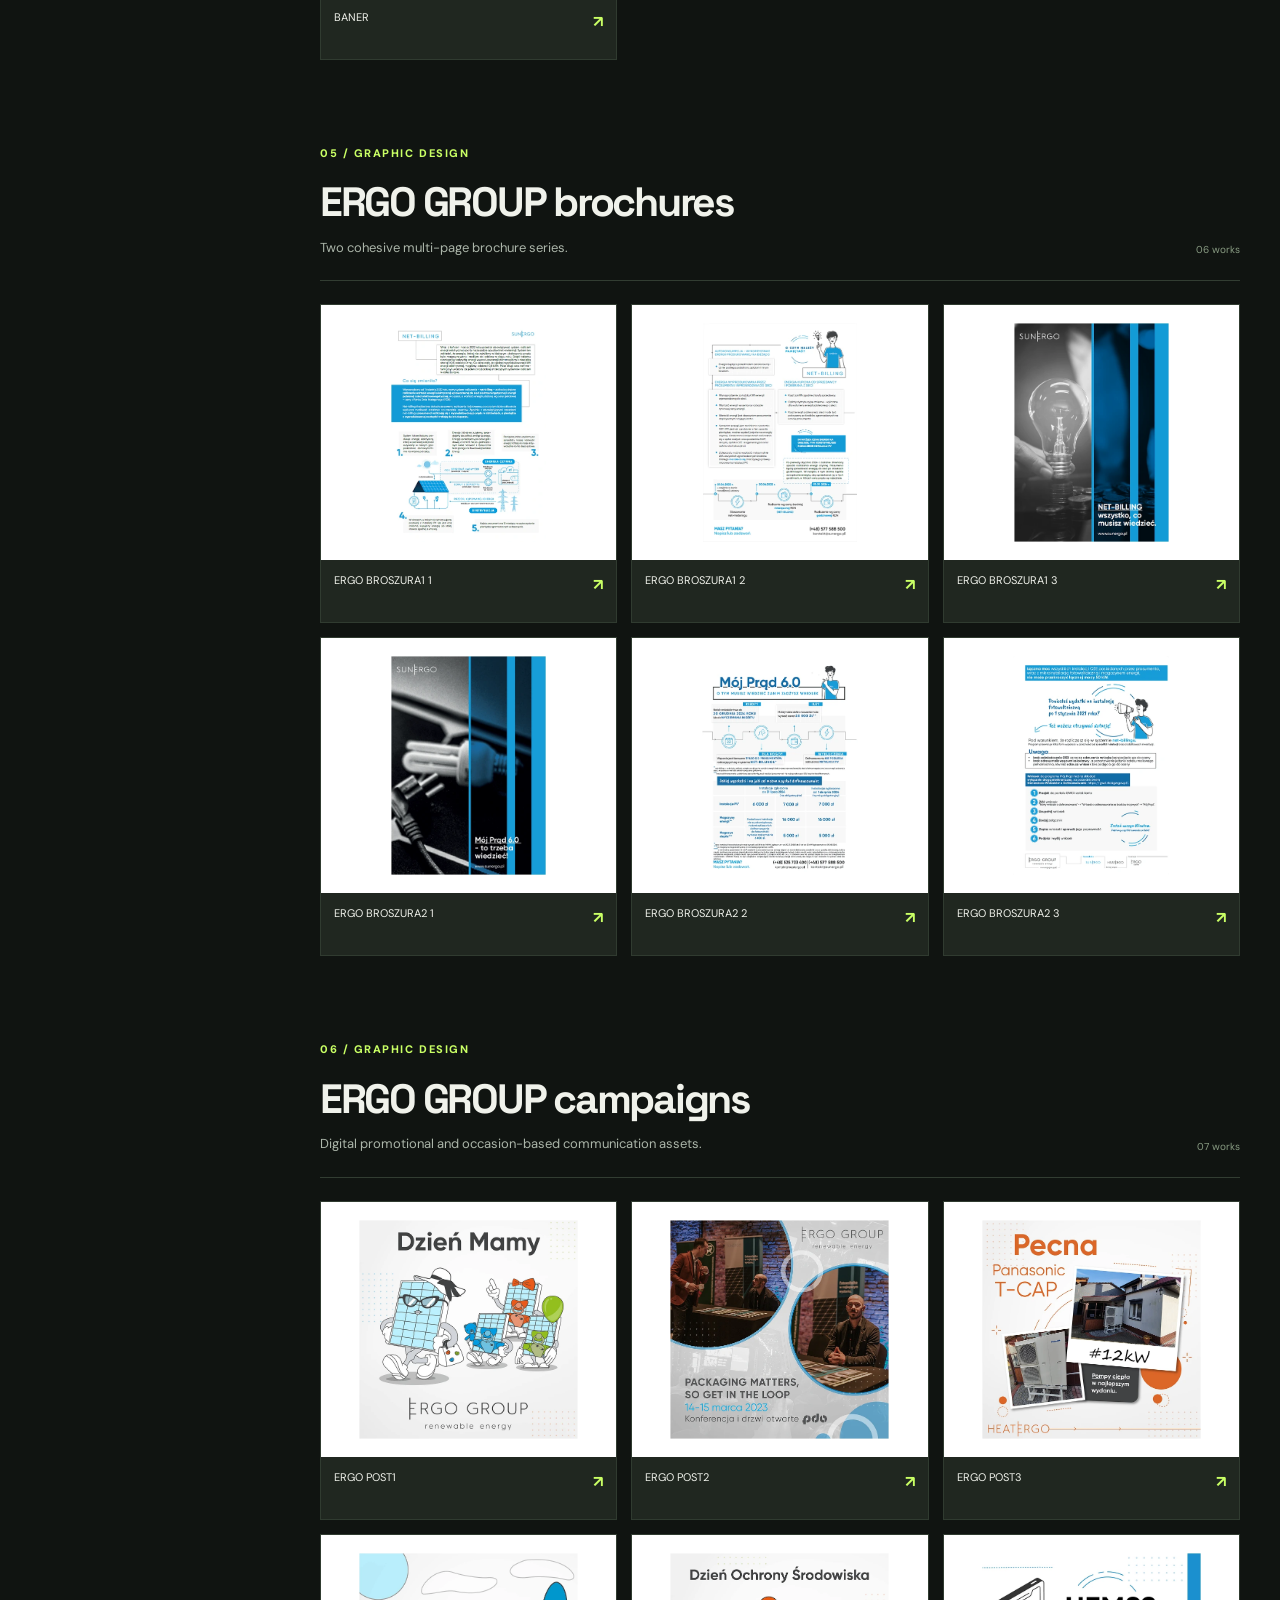
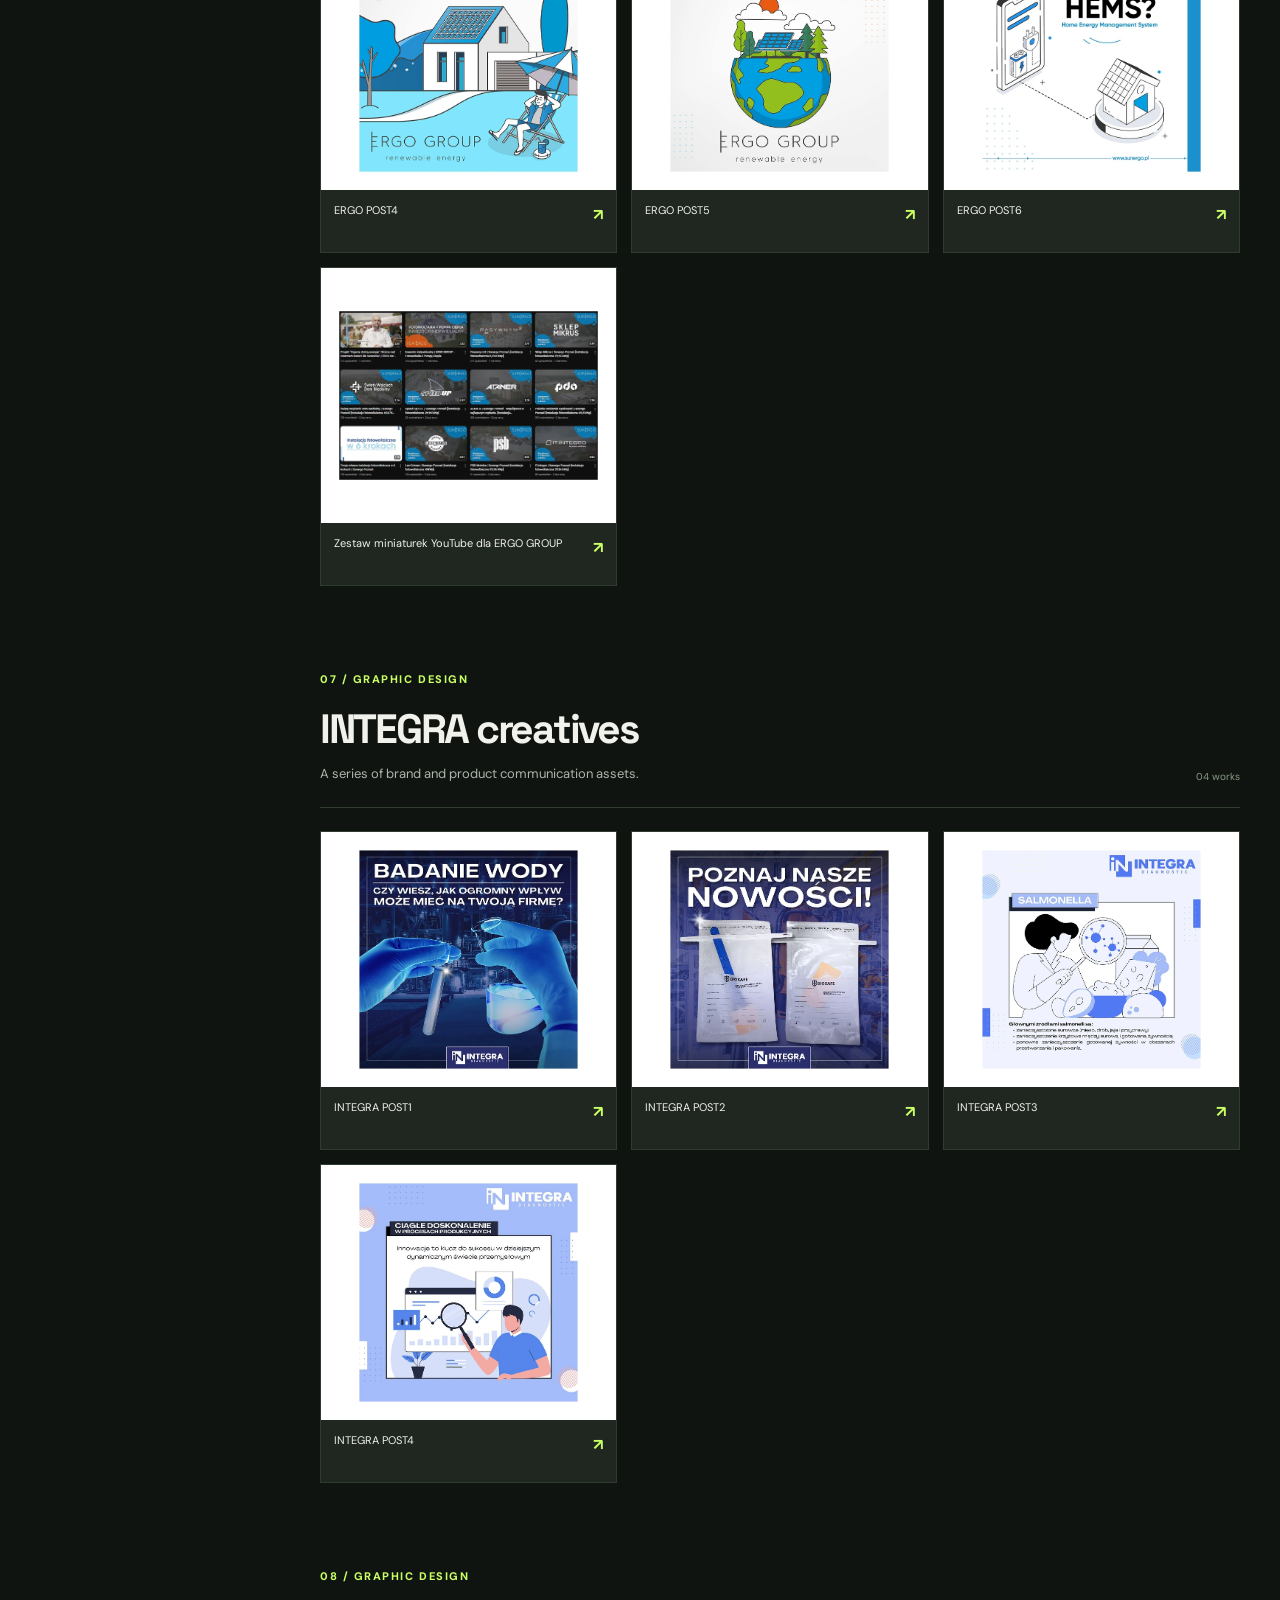
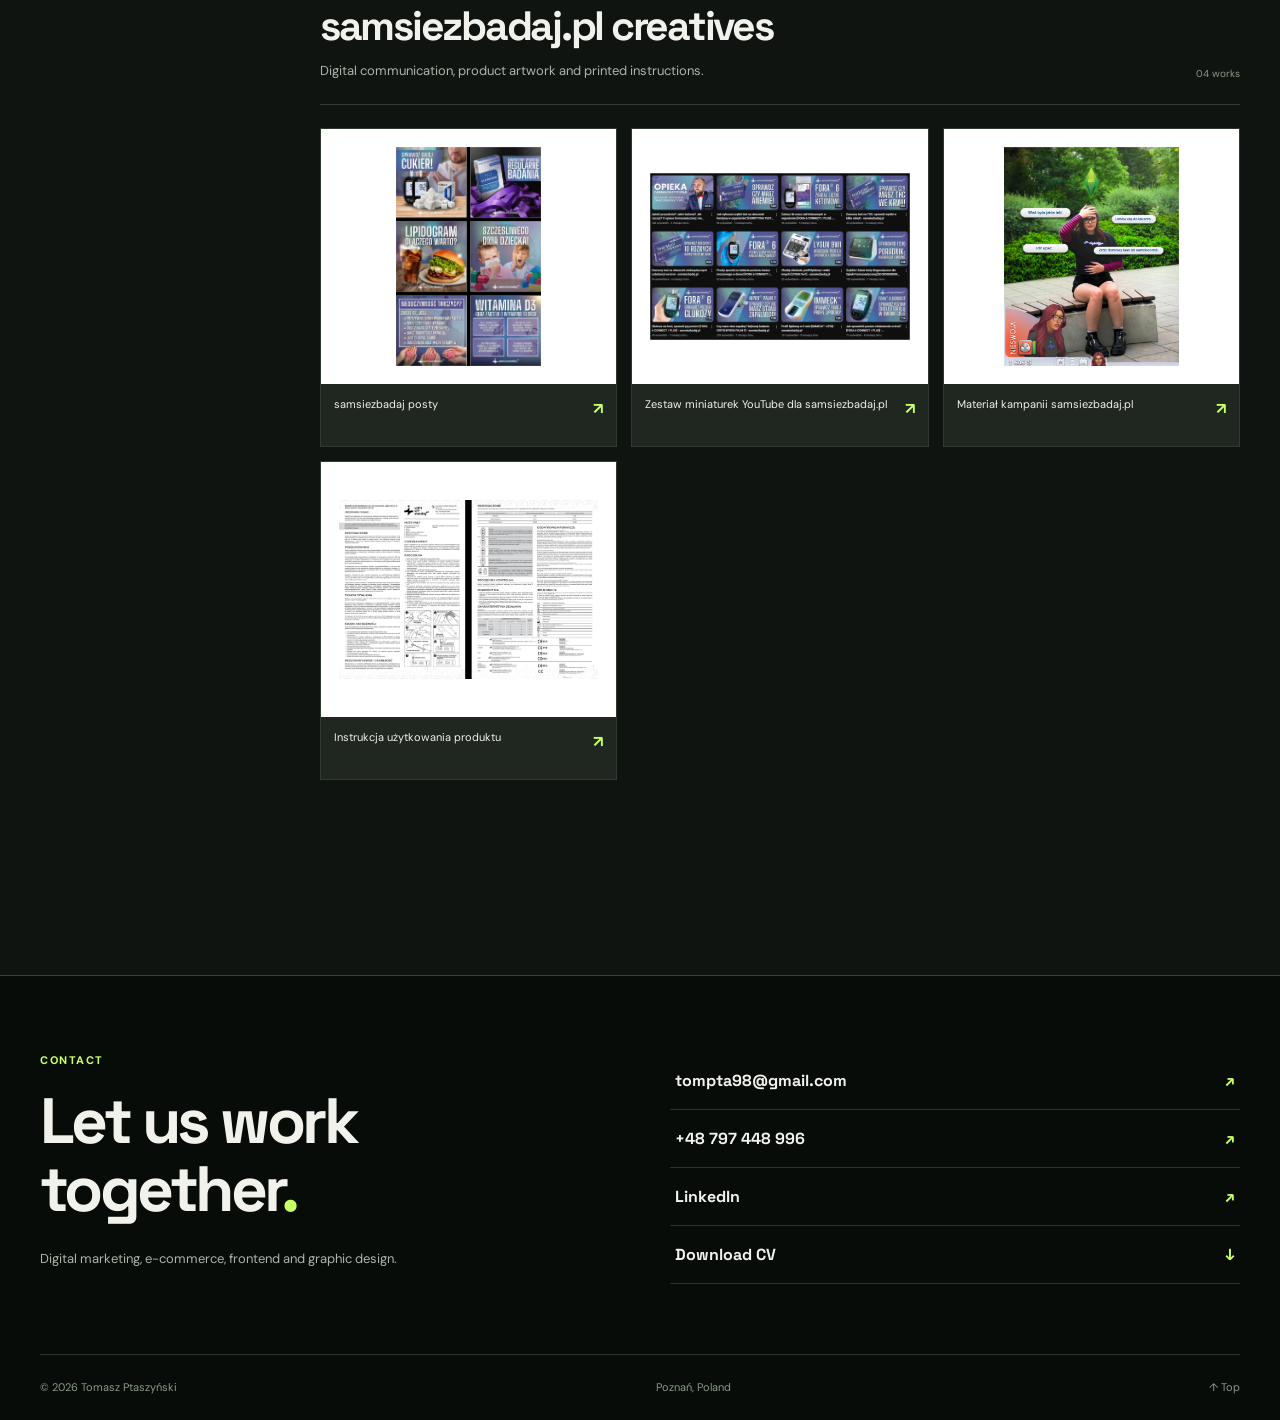
<file: en/design.html>
<!DOCTYPE html>

<html lang="en"><head><meta charset="utf-8"/><meta content="width=device-width,initial-scale=1" name="viewport"/><meta content="#101411" name="theme-color"/><meta content="Packaging, sales materials, print and digital communication. A selection of commercial work organized by product families and use cases." name="description"/><meta content="website" property="og:type"/><meta content="Graphic design | Tomasz Ptaszyński" property="og:title"/><meta content="Packaging, sales materials, print and digital communication. A selection of commercial work organized by product families and use cases." property="og:description"/><meta content="../assets/portret.png" property="og:image"/><link href="https://soniferousdesign.github.io/tomaszptaszynski/en/design.html" rel="canonical"/><link href="../design.html" hreflang="pl" rel="alternate"/><link href="../favicon.svg" rel="icon" type="image/svg+xml"/><link href="../style.css" rel="stylesheet"/><title>Graphic design | Tomasz Ptaszyński</title></head><body id="top"><header class="topbar"><div class="wrap navshell"><a aria-label="Tomasz Ptaszyński" class="wordmark" href="index.html">TP<span>.</span><small>TOMASZ<br/>PTASZYŃSKI</small></a><nav aria-label="Navigation" class="desktopnav"><a class="" href="index.html">Home</a><a class="" href="ecommerce.html">E-commerce</a><a class="" href="performance.html">Campaigns &amp; sales</a><a class="" href="analytics.html">SEO &amp; analytics</a><a class="active" href="design.html">Graphic design</a></nav><div class="navright"><div class="languages"><a class="" href="../design.html" lang="pl">PL</a><span>/</span><a class="selected" href="design.html" lang="en">EN</a></div><button aria-expanded="false" aria-label="Toggle navigation" class="menu-btn" type="button"><span></span><span></span><span></span></button></div></div><nav aria-label="Mobile navigation" class="mobilenav"><a class="" href="index.html">Home</a><a class="" href="ecommerce.html">E-commerce</a><a class="" href="performance.html">Campaigns &amp; sales</a><a class="" href="analytics.html">SEO &amp; analytics</a><a class="active" href="design.html">Graphic design</a></nav></header><main><section class="pageintro wrap"><p class="kicker">04 / GRAPHIC DESIGN</p><h1>Design made for real-world applications.</h1><p class="intro-lead">Packaging, sales materials, print and digital communication. A selection of commercial work organized by product families and use cases.</p></section><section class="section wrap design-page"><div class="design-layout"><aside class="gallery-nav"><p class="kicker">INDEX</p><nav><a href="#seria-1"><span>01</span>Plaster packaging</a><a href="#seria-2"><span>02</span>Diagnostic test packaging</a><a href="#seria-3"><span>03</span>POS and brand applications</a><a href="#seria-4"><span>04</span>POCT information materials</a><a href="#seria-5"><span>05</span>ERGO GROUP brochures</a><a href="#seria-6"><span>06</span>ERGO GROUP campaigns</a><a href="#seria-7"><span>07</span>INTEGRA creatives</a><a href="#seria-8"><span>08</span>samsiezbadaj.pl creatives</a></nav></aside><div class="gallery-main"><section class="gallery-series" id="seria-1"><div class="series-heading"><div><p class="kicker">01 / GRAPHIC DESIGN</p><h2>Plaster packaging</h2><p>Consistent packaging system across several plaster product variants.</p></div><span>05 works</span></div><div class="design-grid"><button class="design-item zoomable" data-caption="Plastry na pryszcze, wariant okrągły" data-image="../assets/plastry-na-pryszcze-okragle-front.webp" type="button"><img alt="Plastry na pryszcze, wariant okrągły" class="" loading="lazy" src="../assets/plastry-na-pryszcze-okragle-front.webp"/><span>Plastry na pryszcze, wariant okrągły <b>↗</b></span></button><button class="design-item zoomable" data-caption="Plastry na pryszcze, wariant gwiazdki" data-image="../assets/plastry-na-pryszcze-gwiazdki-front.webp" type="button"><img alt="Plastry na pryszcze, wariant gwiazdki" class="" loading="lazy" src="../assets/plastry-na-pryszcze-gwiazdki-front.webp"/><span>Plastry na pryszcze, wariant gwiazdki <b>↗</b></span></button><button class="design-item zoomable" data-caption="Opakowanie plastrów fosforyzujących" data-image="../assets/plastry-fosforyzujace-front.webp" type="button"><img alt="Opakowanie plastrów fosforyzujących" class="" loading="lazy" src="../assets/plastry-fosforyzujace-front.webp"/><span>Opakowanie plastrów fosforyzujących <b>↗</b></span></button><button class="design-item zoomable" data-caption="Opakowanie plastrów dziecięcych" data-image="../assets/plastry-dzieciece-front.webp" type="button"><img alt="Opakowanie plastrów dziecięcych" class="" loading="lazy" src="../assets/plastry-dzieciece-front.webp"/><span>Opakowanie plastrów dziecięcych <b>↗</b></span></button><button class="design-item zoomable" data-caption="Opakowanie plastrów z napisami" data-image="../assets/plastry-z-napisami-front.webp" type="button"><img alt="Opakowanie plastrów z napisami" class="" loading="lazy" src="../assets/plastry-z-napisami-front.webp"/><span>Opakowanie plastrów z napisami <b>↗</b></span></button></div></section><section class="gallery-series" id="seria-2"><div class="series-heading"><div><p class="kicker">02 / GRAPHIC DESIGN</p><h2>Diagnostic test packaging</h2><p>Packaging designs, product kit mockups, front and back artwork.</p></div><span>08 works</span></div><div class="design-grid"><button class="design-item zoomable" data-caption="Autotest HIV, front opakowania" data-image="../assets/autotest-vih-front.webp" type="button"><img alt="Autotest HIV, front opakowania" class="" loading="lazy" src="../assets/autotest-vih-front.webp"/><span>Autotest HIV, front opakowania <b>↗</b></span></button><button class="design-item zoomable" data-caption="Alkotest, opakowanie i produkt" data-image="../assets/alkotest-z-testem.webp" type="button"><img alt="Alkotest, opakowanie i produkt" class="" loading="lazy" src="../assets/alkotest-z-testem.webp"/><span>Alkotest, opakowanie i produkt <b>↗</b></span></button><button class="design-item zoomable" data-caption="Alkotest, tył opakowania" data-image="../assets/alkotest-back.webp" type="button"><img alt="Alkotest, tył opakowania" class="" loading="lazy" src="../assets/alkotest-back.webp"/><span>Alkotest, tył opakowania <b>↗</b></span></button><button class="design-item zoomable" data-caption="Szybki test do wykrywania bakterii Borrelia u kleszcza" data-image="../assets/szybki-test-do-wykrywania-bakterii-borrelia-u-kleszcza.webp" type="button"><img alt="Szybki test do wykrywania bakterii Borrelia u kleszcza" class="" loading="lazy" src="../assets/szybki-test-do-wykrywania-bakterii-borrelia-u-kleszcza.webp"/><span>Szybki test do wykrywania bakterii Borrelia u kleszcza <b>↗</b></span></button><button class="design-item zoomable" data-caption="Test do wykrywania bakterii Borrelia u kleszcza tyl opakowania" data-image="../assets/test-do-wykrywania-bakterii-borrelia-u-kleszcza-tyl-opakowania.webp" type="button"><img alt="Test do wykrywania bakterii Borrelia u kleszcza tyl opakowania" class="" loading="lazy" src="../assets/test-do-wykrywania-bakterii-borrelia-u-kleszcza-tyl-opakowania.webp"/><span>Test do wykrywania bakterii Borrelia u kleszcza tyl opakowania <b>↗</b></span></button><button class="design-item zoomable" data-caption="Zestaw testów Strep A" data-image="../assets/strep-a-zestaw-1-white.webp" type="button"><img alt="Zestaw testów Strep A" class="" loading="lazy" src="../assets/strep-a-zestaw-1-white.webp"/><span>Zestaw testów Strep A <b>↗</b></span></button><button class="design-item zoomable" data-caption="Zestaw testów CRP" data-image="../assets/crp-zestaw-1-white.webp" type="button"><img alt="Zestaw testów CRP" class="" loading="lazy" src="../assets/crp-zestaw-1-white.webp"/><span>Zestaw testów CRP <b>↗</b></span></button><button class="design-item zoomable" data-caption="Zestaw front prawo bez tla" data-image="../assets/zestaw-front-prawo-bez-tla-white.webp" type="button"><img alt="Zestaw front prawo bez tla" class="" loading="lazy" src="../assets/zestaw-front-prawo-bez-tla-white.webp"/><span>Zestaw front prawo bez tla <b>↗</b></span></button></div></section><section class="gallery-series" id="seria-3"><div class="series-heading"><div><p class="kicker">03 / GRAPHIC DESIGN</p><h2>POS and brand applications</h2><p>In-store display, construction layout and branded promotional objects.</p></div><span>05 works</span></div><div class="design-grid"><button class="design-item zoomable" data-caption="ekspozytor samsiezbadaj" data-image="../assets/ekspozytor-samsiezbadaj-white.webp" type="button"><img alt="ekspozytor samsiezbadaj" class="" loading="lazy" src="../assets/ekspozytor-samsiezbadaj-white.webp"/><span>ekspozytor samsiezbadaj <b>↗</b></span></button><button class="design-item zoomable" data-caption="siatka ekspozytora" data-image="../assets/siatka-ekspozytora-white.webp" type="button"><img alt="siatka ekspozytora" class="" loading="lazy" src="../assets/siatka-ekspozytora-white.webp"/><span>siatka ekspozytora <b>↗</b></span></button><button class="design-item zoomable" data-caption="Długopis z identyfikacją samsiezbadaj.pl" data-image="../assets/d-gopis-samsiezbadaj-white.webp" type="button"><img alt="Długopis z identyfikacją samsiezbadaj.pl" class="" loading="lazy" src="../assets/d-gopis-samsiezbadaj-white.webp"/><span>Długopis z identyfikacją samsiezbadaj.pl <b>↗</b></span></button><button class="design-item zoomable" data-caption="Torba mockup 1" data-image="../assets/torba-mockup-1-white.webp" type="button"><img alt="Torba mockup 1" class="" loading="lazy" src="../assets/torba-mockup-1-white.webp"/><span>Torba mockup 1 <b>↗</b></span></button><button class="design-item zoomable" data-caption="samsiezbadaj brand hero" data-image="../assets/samsiezbadaj-brand-hero-white.webp" type="button"><img alt="samsiezbadaj brand hero" class="" loading="lazy" src="../assets/samsiezbadaj-brand-hero-white.webp"/><span>samsiezbadaj brand hero <b>↗</b></span></button></div></section><section class="gallery-series" id="seria-4"><div class="series-heading"><div><p class="kicker">04 / GRAPHIC DESIGN</p><h2>POCT information materials</h2><p>One-pagers, brochures and leaflets with clear technical information hierarchy.</p></div><span>07 works</span></div><div class="design-grid"><button class="design-item zoomable" data-caption="ONEPAGER HIPRO" data-image="../assets/onepager-hipro.webp" type="button"><img alt="ONEPAGER HIPRO" class="" loading="lazy" src="../assets/onepager-hipro.webp"/><span>ONEPAGER HIPRO <b>↗</b></span></button><button class="design-item zoomable" data-caption="ULOTKA POCT" data-image="../assets/ulotka-poct.webp" type="button"><img alt="ULOTKA POCT" class="" loading="lazy" src="../assets/ulotka-poct.webp"/><span>ULOTKA POCT <b>↗</b></span></button><button class="design-item zoomable" data-caption="PLAKAT APTEKA" data-image="../assets/plakat-apteka.webp" type="button"><img alt="PLAKAT APTEKA" class="" loading="lazy" src="../assets/plakat-apteka.webp"/><span>PLAKAT APTEKA <b>↗</b></span></button><button class="design-item zoomable" data-caption="Infografika o testach COVID" data-image="../assets/infografika-texst-covid.webp" type="button"><img alt="Infografika o testach COVID" class="" loading="lazy" src="../assets/infografika-texst-covid.webp"/><span>Infografika o testach COVID <b>↗</b></span></button><button class="design-item zoomable" data-caption="BROSZURA LUMINOMETR1 1" data-image="../assets/broszura-luminometr1-1.webp" type="button"><img alt="BROSZURA LUMINOMETR1 1" class="" loading="lazy" src="../assets/broszura-luminometr1-1.webp"/><span>BROSZURA LUMINOMETR1 1 <b>↗</b></span></button><button class="design-item zoomable" data-caption="BROSZURA LUMINOMETR1 2" data-image="../assets/broszura-luminometr1-2.webp" type="button"><img alt="BROSZURA LUMINOMETR1 2" class="" loading="lazy" src="../assets/broszura-luminometr1-2.webp"/><span>BROSZURA LUMINOMETR1 2 <b>↗</b></span></button><button class="design-item zoomable" data-caption="BANER" data-image="../assets/baner.webp" type="button"><img alt="BANER" class="" loading="lazy" src="../assets/baner.webp"/><span>BANER <b>↗</b></span></button></div></section><section class="gallery-series" id="seria-5"><div class="series-heading"><div><p class="kicker">05 / GRAPHIC DESIGN</p><h2>ERGO GROUP brochures</h2><p>Two cohesive multi-page brochure series.</p></div><span>06 works</span></div><div class="design-grid"><button class="design-item zoomable" data-caption="ERGO BROSZURA1 1" data-image="../assets/ergo-broszura1-1.webp" type="button"><img alt="ERGO BROSZURA1 1" class="" loading="lazy" src="../assets/ergo-broszura1-1.webp"/><span>ERGO BROSZURA1 1 <b>↗</b></span></button><button class="design-item zoomable" data-caption="ERGO BROSZURA1 2" data-image="../assets/ergo-broszura1-2.webp" type="button"><img alt="ERGO BROSZURA1 2" class="" loading="lazy" src="../assets/ergo-broszura1-2.webp"/><span>ERGO BROSZURA1 2 <b>↗</b></span></button><button class="design-item zoomable" data-caption="ERGO BROSZURA1 3" data-image="../assets/ergo-broszura1-3.webp" type="button"><img alt="ERGO BROSZURA1 3" class="" loading="lazy" src="../assets/ergo-broszura1-3.webp"/><span>ERGO BROSZURA1 3 <b>↗</b></span></button><button class="design-item zoomable" data-caption="ERGO BROSZURA2 1" data-image="../assets/ergo-broszura2-1.webp" type="button"><img alt="ERGO BROSZURA2 1" class="" loading="lazy" src="../assets/ergo-broszura2-1.webp"/><span>ERGO BROSZURA2 1 <b>↗</b></span></button><button class="design-item zoomable" data-caption="ERGO BROSZURA2 2" data-image="../assets/ergo-broszura2-2.webp" type="button"><img alt="ERGO BROSZURA2 2" class="" loading="lazy" src="../assets/ergo-broszura2-2.webp"/><span>ERGO BROSZURA2 2 <b>↗</b></span></button><button class="design-item zoomable" data-caption="ERGO BROSZURA2 3" data-image="../assets/ergo-broszura2-3.webp" type="button"><img alt="ERGO BROSZURA2 3" class="" loading="lazy" src="../assets/ergo-broszura2-3.webp"/><span>ERGO BROSZURA2 3 <b>↗</b></span></button></div></section><section class="gallery-series" id="seria-6"><div class="series-heading"><div><p class="kicker">06 / GRAPHIC DESIGN</p><h2>ERGO GROUP campaigns</h2><p>Digital promotional and occasion-based communication assets.</p></div><span>07 works</span></div><div class="design-grid"><button class="design-item zoomable" data-caption="ERGO POST1" data-image="../assets/ergo-post1.webp" type="button"><img alt="ERGO POST1" class="" loading="lazy" src="../assets/ergo-post1.webp"/><span>ERGO POST1 <b>↗</b></span></button><button class="design-item zoomable" data-caption="ERGO POST2" data-image="../assets/ergo-post2.webp" type="button"><img alt="ERGO POST2" class="" loading="lazy" src="../assets/ergo-post2.webp"/><span>ERGO POST2 <b>↗</b></span></button><button class="design-item zoomable" data-caption="ERGO POST3" data-image="../assets/ergo-post3.webp" type="button"><img alt="ERGO POST3" class="" loading="lazy" src="../assets/ergo-post3.webp"/><span>ERGO POST3 <b>↗</b></span></button><button class="design-item zoomable" data-caption="ERGO POST4" data-image="../assets/ergo-post4.webp" type="button"><img alt="ERGO POST4" class="" loading="lazy" src="../assets/ergo-post4.webp"/><span>ERGO POST4 <b>↗</b></span></button><button class="design-item zoomable" data-caption="ERGO POST5" data-image="../assets/ergo-post5.webp" type="button"><img alt="ERGO POST5" class="" loading="lazy" src="../assets/ergo-post5.webp"/><span>ERGO POST5 <b>↗</b></span></button><button class="design-item zoomable" data-caption="ERGO POST6" data-image="../assets/ergo-post6.webp" type="button"><img alt="ERGO POST6" class="" loading="lazy" src="../assets/ergo-post6.webp"/><span>ERGO POST6 <b>↗</b></span></button><button class="design-item zoomable" data-caption="Zestaw miniaturek YouTube dla ERGO GROUP" data-image="../assets/ergo-yt-miniatury.webp" type="button"><img alt="Zestaw miniaturek YouTube dla ERGO GROUP" class="" loading="lazy" src="../assets/ergo-yt-miniatury.webp"/><span>Zestaw miniaturek YouTube dla ERGO GROUP <b>↗</b></span></button></div></section><section class="gallery-series" id="seria-7"><div class="series-heading"><div><p class="kicker">07 / GRAPHIC DESIGN</p><h2>INTEGRA creatives</h2><p>A series of brand and product communication assets.</p></div><span>04 works</span></div><div class="design-grid"><button class="design-item zoomable" data-caption="INTEGRA POST1" data-image="../assets/integra-post1.webp" type="button"><img alt="INTEGRA POST1" class="" loading="lazy" src="../assets/integra-post1.webp"/><span>INTEGRA POST1 <b>↗</b></span></button><button class="design-item zoomable" data-caption="INTEGRA POST2" data-image="../assets/integra-post2.webp" type="button"><img alt="INTEGRA POST2" class="" loading="lazy" src="../assets/integra-post2.webp"/><span>INTEGRA POST2 <b>↗</b></span></button><button class="design-item zoomable" data-caption="INTEGRA POST3" data-image="../assets/integra-post3.webp" type="button"><img alt="INTEGRA POST3" class="" loading="lazy" src="../assets/integra-post3.webp"/><span>INTEGRA POST3 <b>↗</b></span></button><button class="design-item zoomable" data-caption="INTEGRA POST4" data-image="../assets/integra-post4.webp" type="button"><img alt="INTEGRA POST4" class="" loading="lazy" src="../assets/integra-post4.webp"/><span>INTEGRA POST4 <b>↗</b></span></button></div></section><section class="gallery-series" id="seria-8"><div class="series-heading"><div><p class="kicker">08 / GRAPHIC DESIGN</p><h2>samsiezbadaj.pl creatives</h2><p>Digital communication, product artwork and printed instructions.</p></div><span>04 works</span></div><div class="design-grid"><button class="design-item zoomable" data-caption="samsiezbadaj posty" data-image="../assets/samsiezbadaj-posty.webp" type="button"><img alt="samsiezbadaj posty" class="" loading="lazy" src="../assets/samsiezbadaj-posty.webp"/><span>samsiezbadaj posty <b>↗</b></span></button><button class="design-item zoomable" data-caption="Zestaw miniaturek YouTube dla samsiezbadaj.pl" data-image="../assets/samsiezbadaj-youtube-miniatury.webp" type="button"><img alt="Zestaw miniaturek YouTube dla samsiezbadaj.pl" class="" loading="lazy" src="../assets/samsiezbadaj-youtube-miniatury.webp"/><span>Zestaw miniaturek YouTube dla samsiezbadaj.pl <b>↗</b></span></button><button class="design-item zoomable" data-caption="Materiał kampanii samsiezbadaj.pl" data-image="../assets/zdjecie-modelki-samsiezbadaj.webp" type="button"><img alt="Materiał kampanii samsiezbadaj.pl" class="" loading="lazy" src="../assets/zdjecie-modelki-samsiezbadaj.webp"/><span>Materiał kampanii samsiezbadaj.pl <b>↗</b></span></button><button class="design-item zoomable" data-caption="Instrukcja użytkowania produktu" data-image="../assets/samsiezbadaj-ifu.webp" type="button"><img alt="Instrukcja użytkowania produktu" class="" loading="lazy" src="../assets/samsiezbadaj-ifu.webp"/><span>Instrukcja użytkowania produktu <b>↗</b></span></button></div></section></div></div></section></main><footer class="sitefoot" id="kontakt"><div class="wrap footer-grid"><div><p class="kicker">Contact</p><h2>Let us work together<span class="accent">.</span></h2><p>Digital marketing, e-commerce, frontend and graphic design.</p></div><div class="contactlinks"><a href="mailto:tompta98@gmail.com">tompta98@gmail.com <span>↗</span></a><a href="tel:+48797448996">+48 797 448 996 <span>↗</span></a><a href="https://www.linkedin.com/in/tomasz-ptaszy%C5%84ski-b3772b174/" rel="noopener noreferrer" target="_blank">LinkedIn <span>↗</span></a><a download="" href="../CV_Tomasz_Ptaszynski_2026.pdf">Download CV <span>↓</span></a></div></div><div class="wrap copyright"><span>© 2026 Tomasz Ptaszyński</span><span>Poznań, Poland</span><a href="#top">↑ Top</a></div></footer><div aria-label="Image viewer" aria-modal="true" class="lightbox" hidden="" role="dialog"><button aria-label="Close image viewer" class="light-close">×</button><button aria-label="Previous image" class="light-prev">‹</button><img alt=""/><button aria-label="Next image" class="light-next">›</button><p></p></div><script defer="" src="../app.js"></script></body></html>
</file>
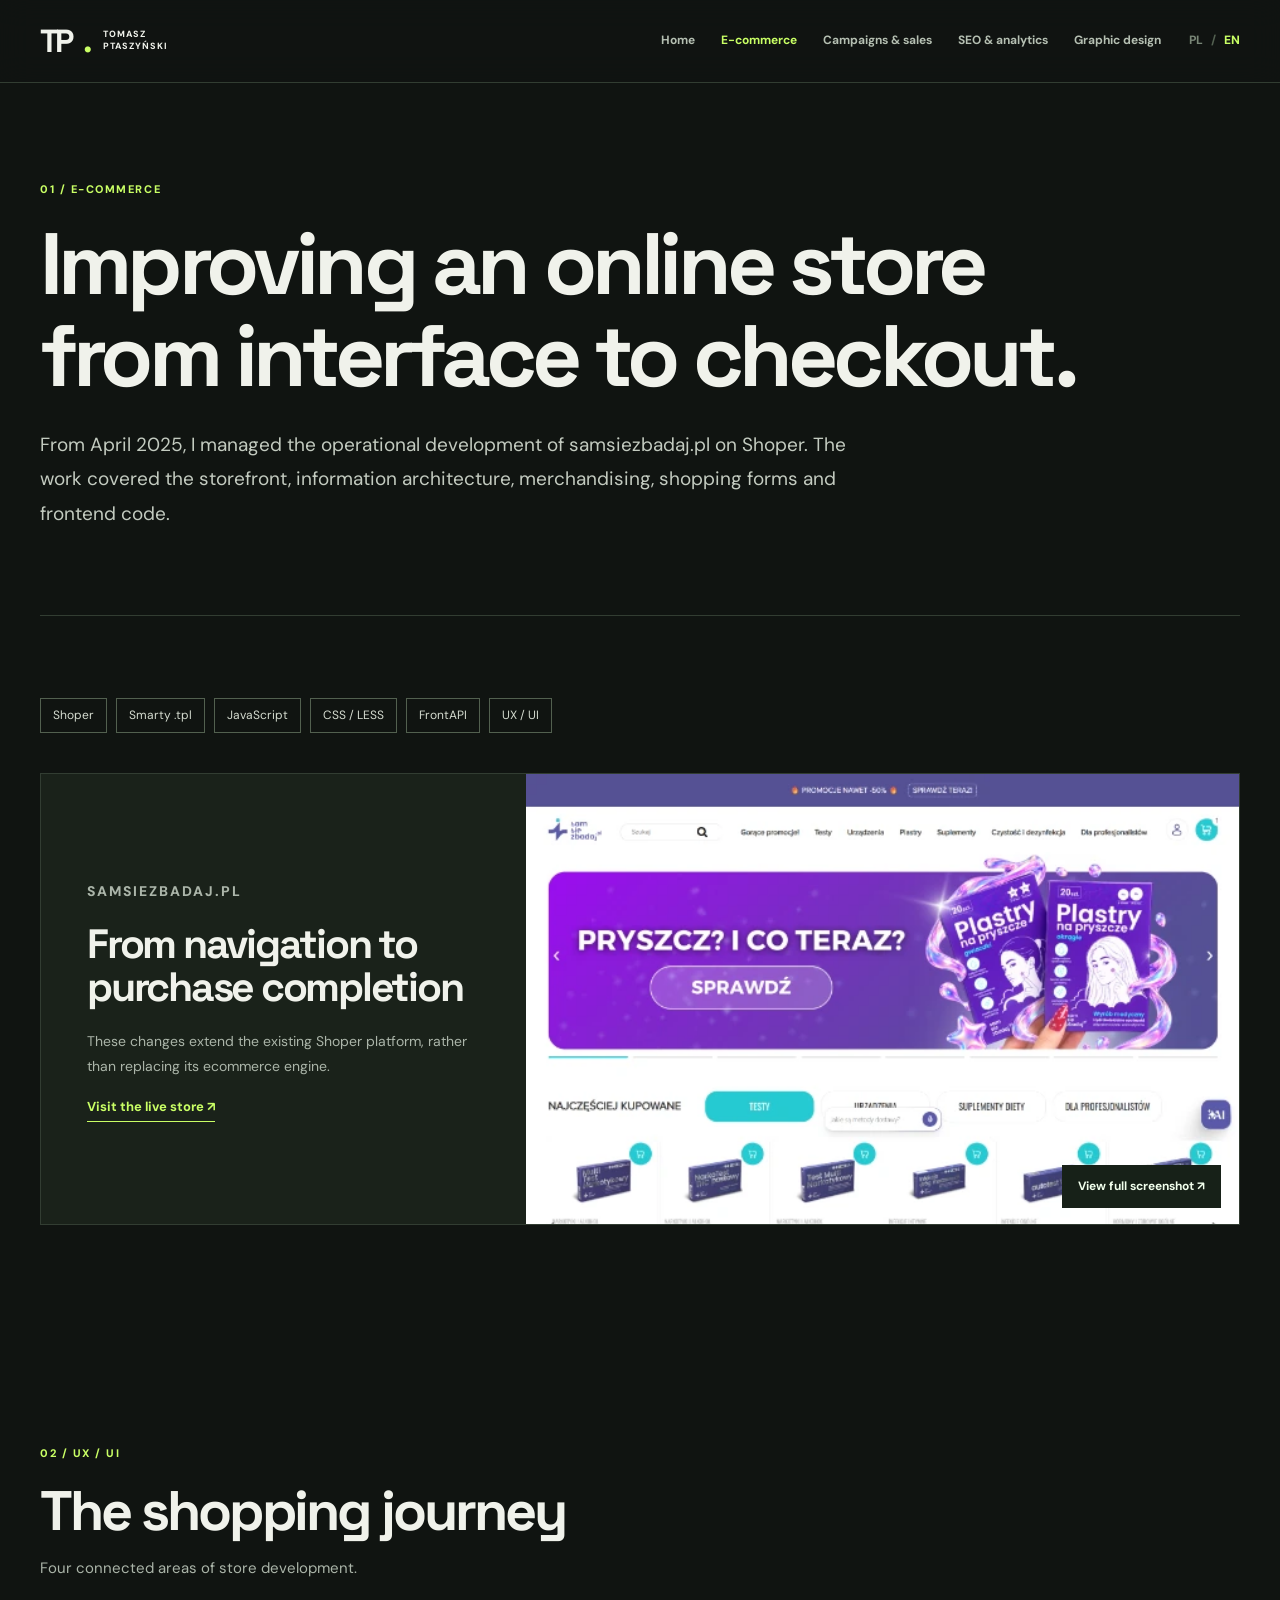
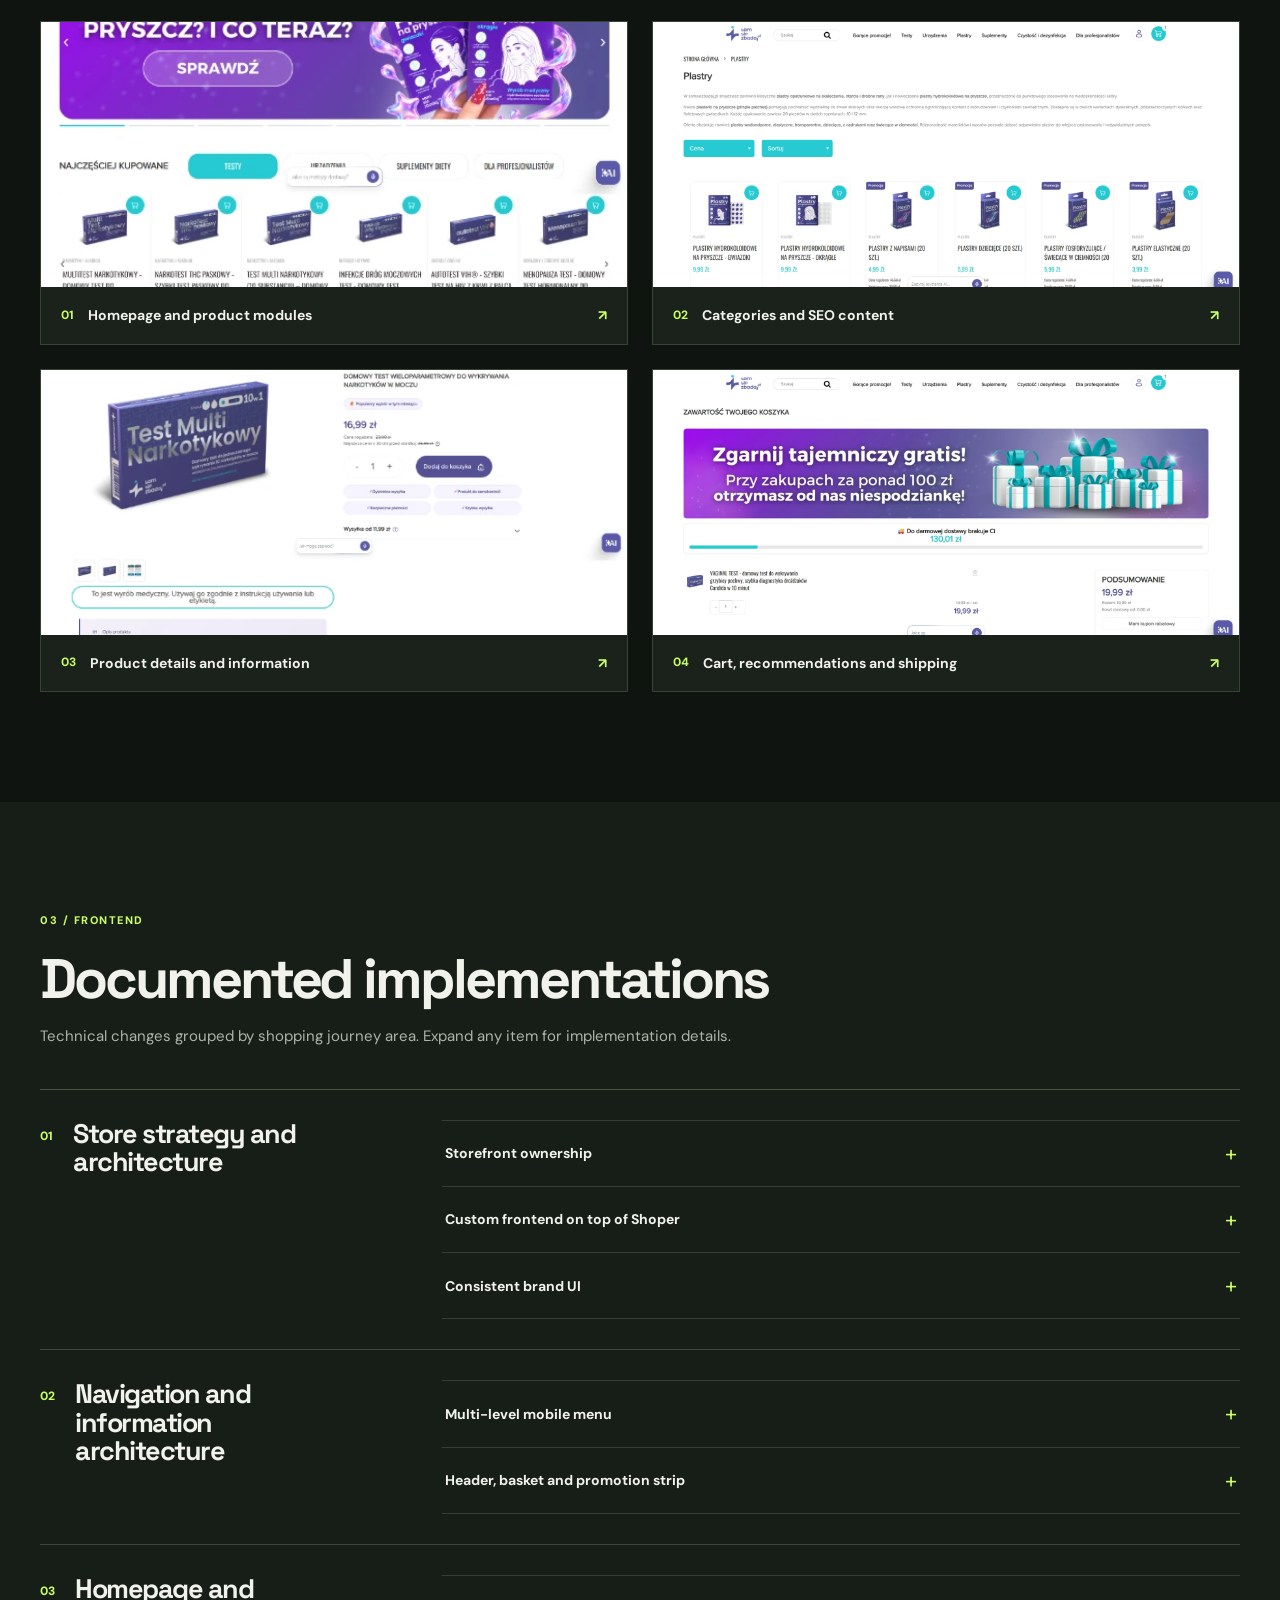
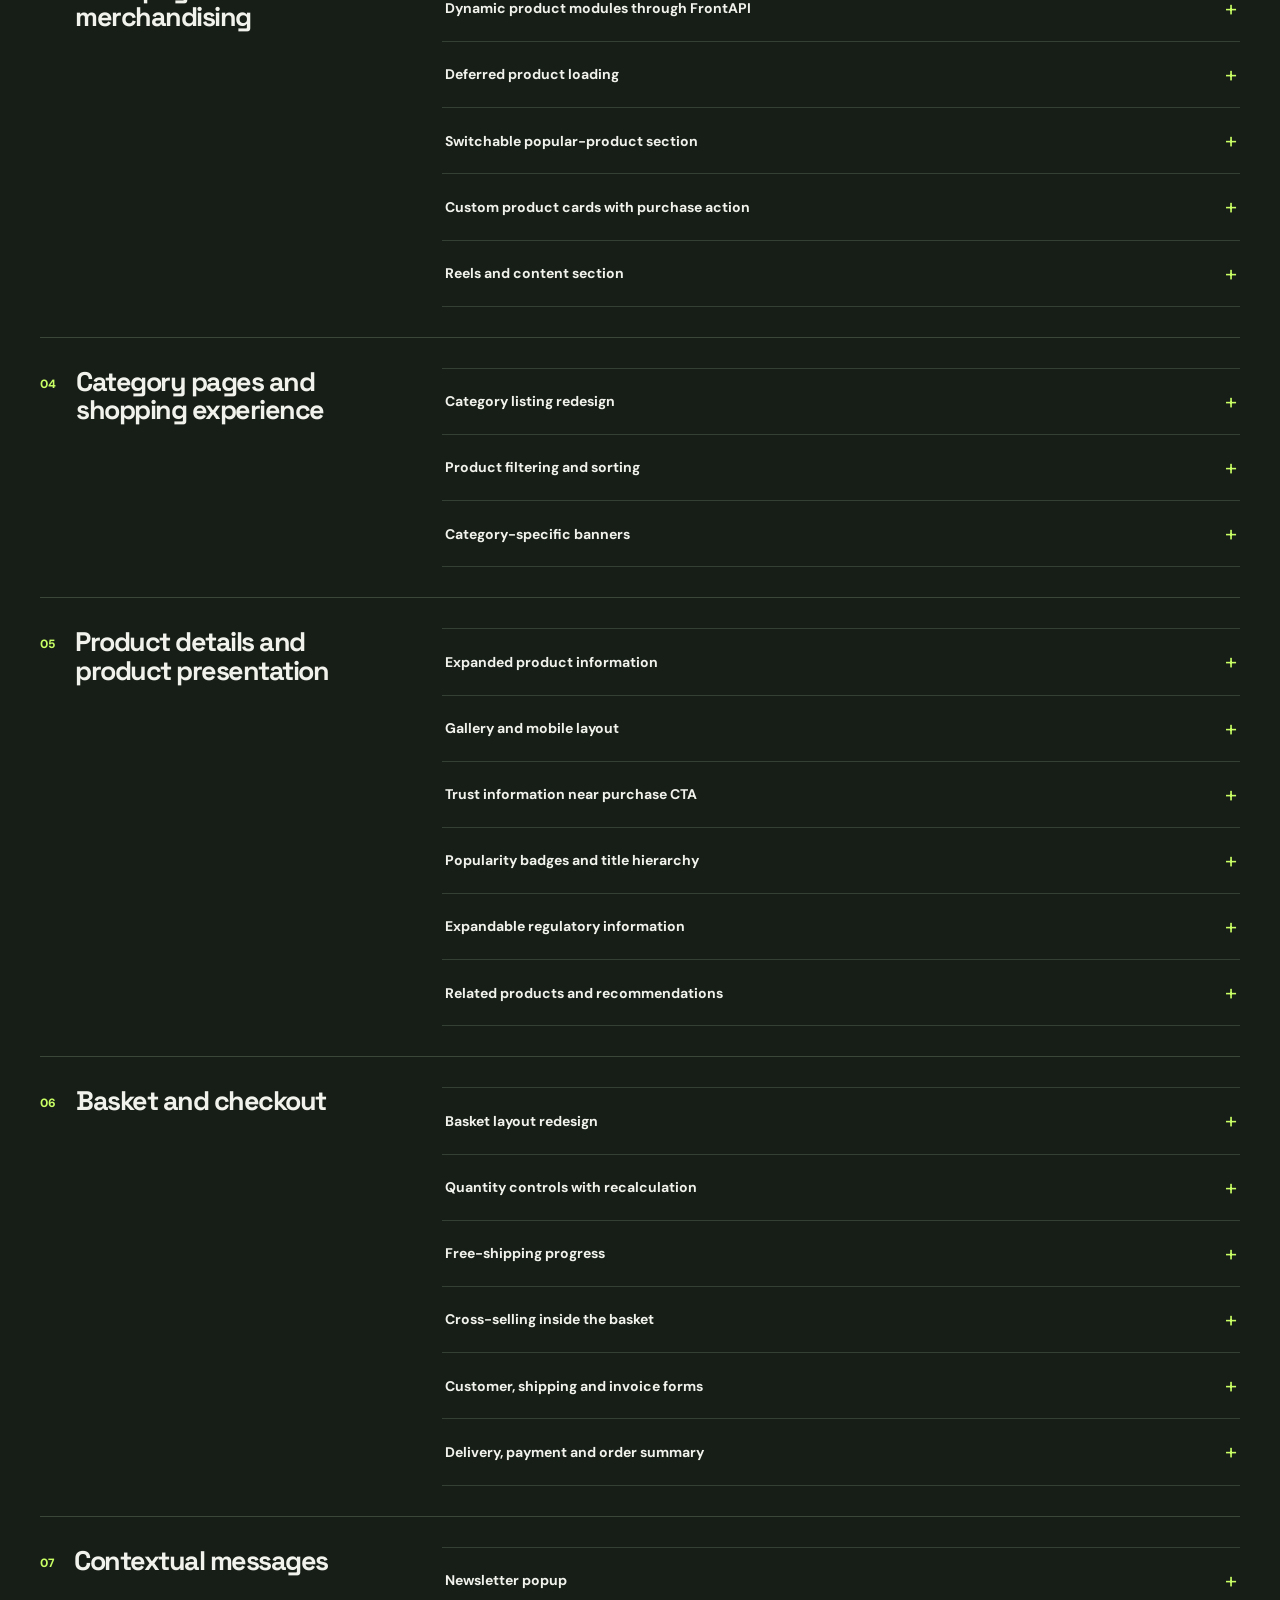
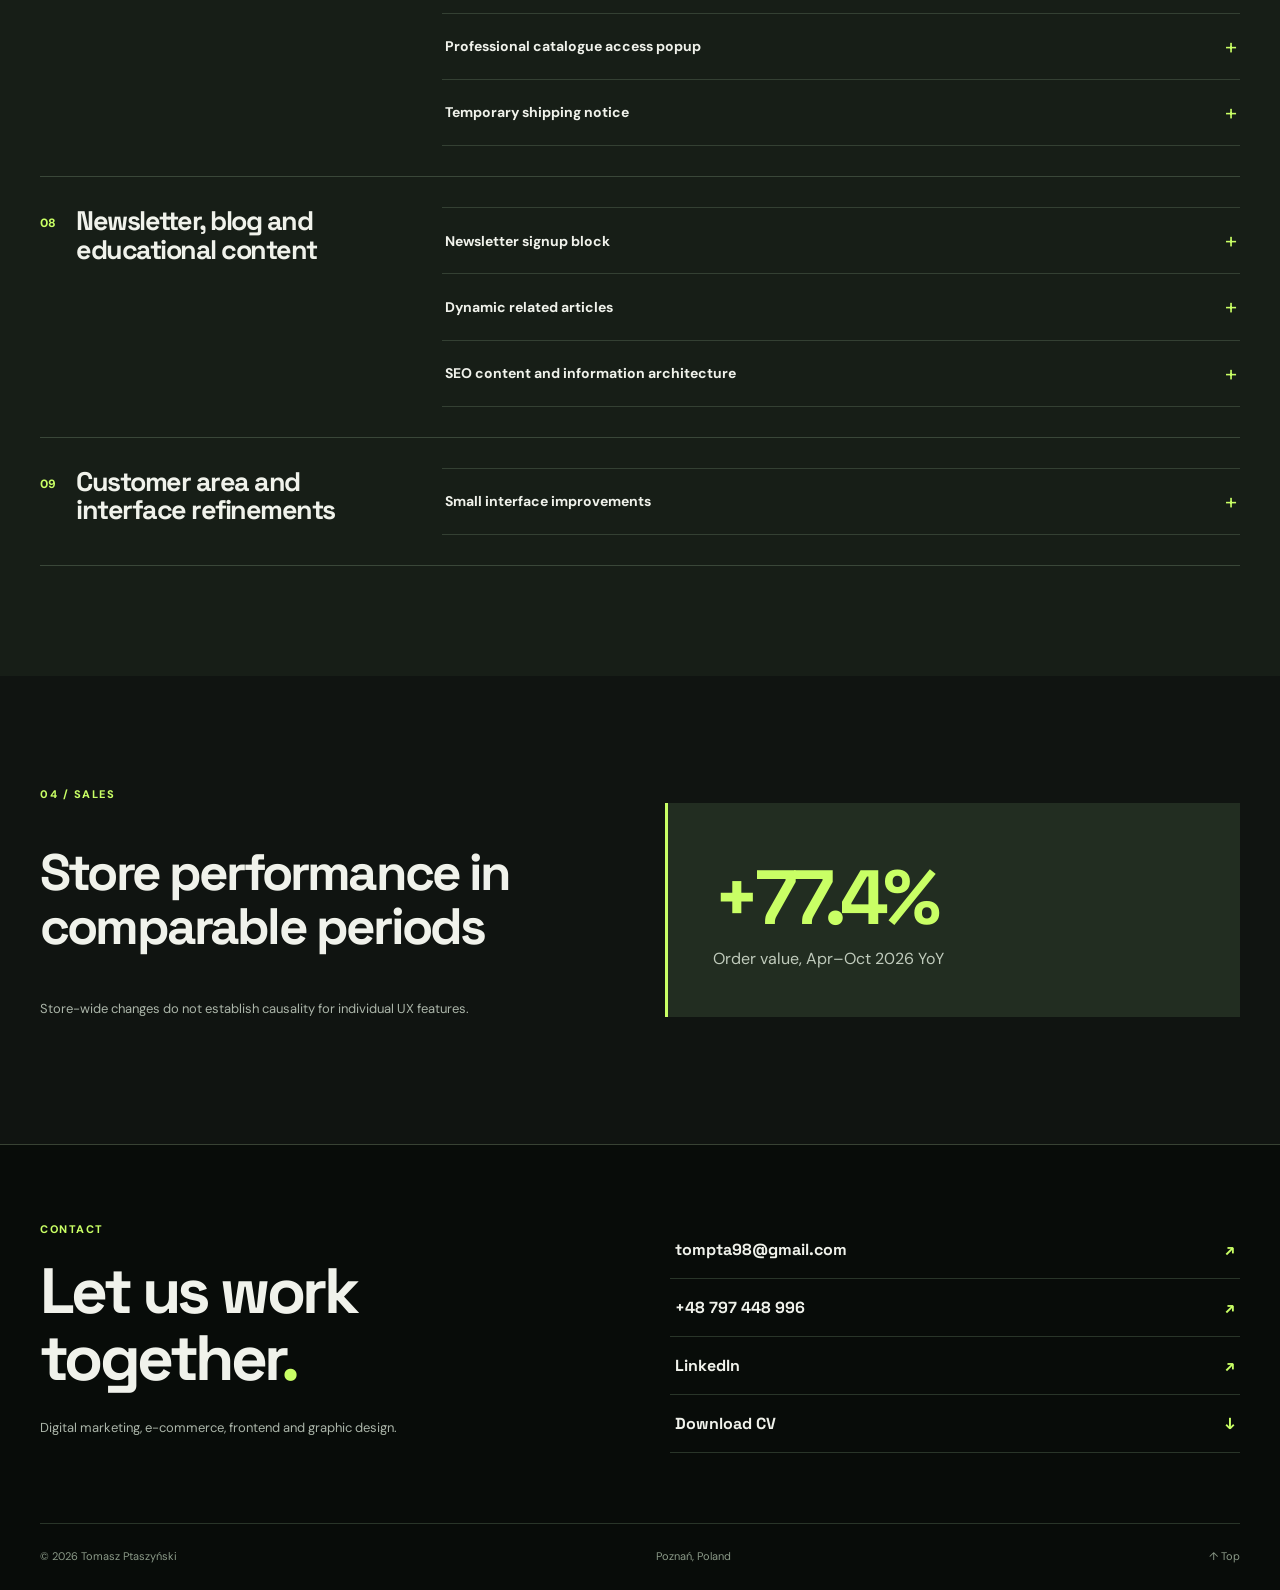
<file: en/ecommerce.html>
<!DOCTYPE html>
<html lang="en"><head><meta charset="utf-8"/><meta content="width=device-width,initial-scale=1" name="viewport"/><meta content="#101411" name="theme-color"/><meta content="From April 2025, I managed the operational development of samsiezbadaj.pl on Shoper. The work covered the storefront, information architecture, merchandising, shopping forms and frontend code." name="description"/><meta content="website" property="og:type"/><meta content="E-commerce and frontend | Tomasz Ptaszyński" property="og:title"/><meta content="From April 2025, I managed the operational development of samsiezbadaj.pl on Shoper. The work covered the storefront, information architecture, merchandising, shopping forms and frontend code." property="og:description"/><meta content="../assets/portret.png" property="og:image"/><link href="https://soniferousdesign.github.io/tomaszptaszynski/en/ecommerce.html" rel="canonical"/><link href="../ecommerce.html" hreflang="pl" rel="alternate"/><link href="../favicon.svg" rel="icon" type="image/svg+xml"/><link href="../style.css" rel="stylesheet"/><title>E-commerce and frontend | Tomasz Ptaszyński</title></head><body id="top"><header class="topbar"><div class="wrap navshell"><a aria-label="Tomasz Ptaszyński" class="wordmark" href="index.html">TP<span>.</span><small>TOMASZ<br/>PTASZYŃSKI</small></a><nav aria-label="Navigation" class="desktopnav"><a class="" href="index.html">Home</a><a class="active" href="ecommerce.html">E-commerce</a><a class="" href="performance.html">Campaigns &amp; sales</a><a class="" href="analytics.html">SEO &amp; analytics</a><a class="" href="design.html">Graphic design</a></nav><div class="navright"><div class="languages"><a class="" href="../ecommerce.html" lang="pl">PL</a><span>/</span><a class="selected" href="ecommerce.html" lang="en">EN</a></div><button aria-expanded="false" aria-label="Toggle navigation" class="menu-btn" type="button"><span></span><span></span><span></span></button></div></div><nav aria-label="Mobile navigation" class="mobilenav"><a class="" href="index.html">Home</a><a class="active" href="ecommerce.html">E-commerce</a><a class="" href="performance.html">Campaigns &amp; sales</a><a class="" href="analytics.html">SEO &amp; analytics</a><a class="" href="design.html">Graphic design</a></nav></header><main><section class="pageintro wrap"><p class="kicker">01 / E-COMMERCE</p><h1>Improving an online store from interface to checkout.</h1><p class="intro-lead">From April 2025, I managed the operational development of samsiezbadaj.pl on Shoper. The work covered the storefront, information architecture, merchandising, shopping forms and frontend code.</p></section><section class="wrap section reduce-top"><div class="pill-line"><span>Shoper</span><span>Smarty .tpl</span><span>JavaScript</span><span>CSS / LESS</span><span>FrontAPI</span><span>UX / UI</span></div><div class="case-feature"><div class="case-feature-text"><p class="kicker">SAMSIEZBADAJ.PL</p><h2>From navigation to purchase completion</h2><p>These changes extend the existing Shoper platform, rather than replacing its ecommerce engine.</p><a href="https://samsiezbadaj.pl" rel="noopener noreferrer" target="_blank">Visit the live store ↗</a></div><button aria-label="Enlarge store screenshot" class="case-feature-preview zoomable document-view" data-caption="samsiezbadaj.pl homepage" data-image="../assets/sklep.webp" type="button"><img alt="samsiezbadaj.pl homepage" class="" loading="lazy" src="../assets/sklep.webp"/><span>View full screenshot ↗</span></button></div></section><section class="wrap section"><div class="section-heading"><p class="kicker">02 / UX / UI</p><h2>The shopping journey</h2><p>Four connected areas of store development.</p></div><div class="screenshot-grid"><button class="screenshot-shot zoomable document-view" data-caption="Homepage and product modules" data-image="../assets/sklep.webp" title="Click to view the full page" type="button"><img alt="Homepage and product modules" class="" loading="lazy" src="../assets/sklep.webp"/><span><b>01</b>Homepage and product modules <i>↗</i></span></button><button class="screenshot-shot zoomable document-view" data-caption="Categories and SEO content" data-image="../assets/kategoria.webp" title="Click to view the full page" type="button"><img alt="Categories and SEO content" class="" loading="lazy" src="../assets/kategoria.webp"/><span><b>02</b>Categories and SEO content <i>↗</i></span></button><button class="screenshot-shot zoomable document-view" data-caption="Product details and information" data-image="../assets/produkt.webp" title="Click to view the full page" type="button"><img alt="Product details and information" class="" loading="lazy" src="../assets/produkt.webp"/><span><b>03</b>Product details and information <i>↗</i></span></button><button class="screenshot-shot zoomable document-view" data-caption="Cart, recommendations and shipping" data-image="../assets/koszyk.webp" title="Click to view the full page" type="button"><img alt="Cart, recommendations and shipping" class="" loading="lazy" src="../assets/koszyk.webp"/><span><b>04</b>Cart, recommendations and shipping <i>↗</i></span></button></div></section><section class="section muted-bg"><div class="wrap"><div class="section-heading"><p class="kicker">03 / FRONTEND</p><h2>Documented implementations</h2><p>Technical changes grouped by shopping journey area. Expand any item for implementation details.</p></div><div class="implementation-list"><article class="implementation-group"><div class="group-label"><span>01</span><h3>Store strategy and architecture</h3></div><div class="group-detail"><details class="implementation"><summary>Storefront ownership<span>+</span></summary><div class="implementation-text">Ownership of the B2C storefront across discovery, products and checkout.</div></details><details class="implementation"><summary>Custom frontend on top of Shoper<span>+</span></summary><div class="implementation-text">Custom Smarty templates, HTML, CSS/LESS and JavaScript without replacing the Shoper core.</div></details><details class="implementation"><summary>Consistent brand UI<span>+</span></summary><div class="implementation-text">Consistent brand elements across the commerce UI.</div></details></div></article><article class="implementation-group"><div class="group-label"><span>02</span><h3>Navigation and information architecture</h3></div><div class="group-detail"><details class="implementation"><summary>Multi-level mobile menu<span>+</span></summary><div class="implementation-text">A custom nested mobile category menu with backward navigation and close controls.</div></details><details class="implementation"><summary>Header, basket and promotion strip<span>+</span></summary><div class="implementation-text">Redesigned responsive header, basket access and promotion banner.</div></details></div></article><article class="implementation-group"><div class="group-label"><span>03</span><h3>Homepage and merchandising</h3></div><div class="group-detail"><details class="implementation"><summary>Dynamic product modules through FrontAPI<span>+</span></summary><div class="implementation-text">Dynamic category and collection-based product boxes using Shoper FrontAPI.</div></details><details class="implementation"><summary>Deferred product loading<span>+</span></summary><div class="implementation-text">IntersectionObserver delays data loading until sections approach the viewport.</div></details><details class="implementation"><summary>Switchable popular-product section<span>+</span></summary><div class="implementation-text">A switchable interface for featured and popular product sets.</div></details><details class="implementation"><summary>Custom product cards with purchase action<span>+</span></summary><div class="implementation-text">Product cards generated with product IDs, prices, links and purchase actions.</div></details><details class="implementation"><summary>Reels and content section<span>+</span></summary><div class="implementation-text">A responsive four-video short-content module.</div></details></div></article><article class="implementation-group"><div class="group-label"><span>04</span><h3>Category pages and shopping experience</h3></div><div class="group-detail"><details class="implementation"><summary>Category listing redesign<span>+</span></summary><div class="implementation-text">Modified category, search and manufacturer listing layouts.</div></details><details class="implementation"><summary>Product filtering and sorting<span>+</span></summary><div class="implementation-text">Refined filtering, selection states and sorting controls.</div></details><details class="implementation"><summary>Category-specific banners<span>+</span></summary><div class="implementation-text">Banners determined by product category and navigation context.</div></details></div></article><article class="implementation-group"><div class="group-label"><span>05</span><h3>Product details and product presentation</h3></div><div class="group-detail"><details class="implementation"><summary>Expanded product information<span>+</span></summary><div class="implementation-text">Structured descriptions for product applications, instructions and education.</div></details><details class="implementation"><summary>Gallery and mobile layout<span>+</span></summary><div class="implementation-text">Adjusted gallery arrows, thumbnails and responsive images.</div></details><details class="implementation"><summary>Trust information near purchase CTA<span>+</span></summary><div class="implementation-text">Shipping and payment information near the purchase button.</div></details><details class="implementation"><summary>Popularity badges and title hierarchy<span>+</span></summary><div class="implementation-text">Automatic visual markings for selected popular products.</div></details><details class="implementation"><summary>Expandable regulatory information<span>+</span></summary><div class="implementation-text">Product legal information presented in accessible expandable sections.</div></details><details class="implementation"><summary>Related products and recommendations<span>+</span></summary><div class="implementation-text">Related item cards using Smarty and carousel components.</div></details></div></article><article class="implementation-group"><div class="group-label"><span>06</span><h3>Basket and checkout</h3></div><div class="group-detail"><details class="implementation"><summary>Basket layout redesign<span>+</span></summary><div class="implementation-text">Custom basket product list, pricing and summary layout.</div></details><details class="implementation"><summary>Quantity controls with recalculation<span>+</span></summary><div class="implementation-text">Quantity changes linked with cart recalculation.</div></details><details class="implementation"><summary>Free-shipping progress<span>+</span></summary><div class="implementation-text">Progress information toward the free-shipping threshold.</div></details><details class="implementation"><summary>Cross-selling inside the basket<span>+</span></summary><div class="implementation-text">Carousel of complementary products with direct purchase paths.</div></details><details class="implementation"><summary>Customer, shipping and invoice forms<span>+</span></summary><div class="implementation-text">Custom forms for individual/business customers, addresses and invoice data.</div></details><details class="implementation"><summary>Delivery, payment and order summary<span>+</span></summary><div class="implementation-text">Delivery, payment, discounts and final order summary layouts.</div></details></div></article><article class="implementation-group"><div class="group-label"><span>07</span><h3>Contextual messages</h3></div><div class="group-detail"><details class="implementation"><summary>Newsletter popup<span>+</span></summary><div class="implementation-text">Timed signup prompt with responsive overlay and display rules.</div></details><details class="implementation"><summary>Professional catalogue access popup<span>+</span></summary><div class="implementation-text">Contextual eligibility notice for professional-use products.</div></details><details class="implementation"><summary>Temporary shipping notice<span>+</span></summary><div class="implementation-text">Date-scoped shipping interruption messaging in the basket.</div></details></div></article><article class="implementation-group"><div class="group-label"><span>08</span><h3>Newsletter, blog and educational content</h3></div><div class="group-detail"><details class="implementation"><summary>Newsletter signup block<span>+</span></summary><div class="implementation-text">Responsive newsletter enrollment block and discount offer.</div></details><details class="implementation"><summary>Dynamic related articles<span>+</span></summary><div class="implementation-text">RelatedNews module pulling relevant educational articles via FrontAPI.</div></details><details class="implementation"><summary>SEO content and information architecture<span>+</span></summary><div class="implementation-text">Category descriptions, product copy and SEO-aware page content.</div></details></div></article><article class="implementation-group"><div class="group-label"><span>09</span><h3>Customer area and interface refinements</h3></div><div class="group-detail"><details class="implementation"><summary>Small interface improvements<span>+</span></summary><div class="implementation-text">Small customer account and interaction adjustments to reduce navigation friction.</div></details></div></article></div></div></section><section class="wrap section split-outcome"><div><p class="kicker">04 / SALES</p><h2>Store performance in comparable periods</h2><p class="small-muted">Store-wide changes do not establish causality for individual UX features.</p></div><div class="outcome-box"><strong>+77.4%</strong><span>Order value, Apr–Oct 2026 YoY</span></div></section></main><footer class="sitefoot" id="kontakt"><div class="wrap footer-grid"><div><p class="kicker">Contact</p><h2>Let us work together<span class="accent">.</span></h2><p>Digital marketing, e-commerce, frontend and graphic design.</p></div><div class="contactlinks"><a href="mailto:tompta98@gmail.com">tompta98@gmail.com <span>↗</span></a><a href="tel:+48797448996">+48 797 448 996 <span>↗</span></a><a href="https://www.linkedin.com/in/tomasz-ptaszy%C5%84ski-b3772b174/" rel="noopener noreferrer" target="_blank">LinkedIn <span>↗</span></a><a download="" href="../CV_Tomasz_Ptaszynski_2026.pdf">Download CV <span>↓</span></a></div></div><div class="wrap copyright"><span>© 2026 Tomasz Ptaszyński</span><span>Poznań, Poland</span><a href="#top">↑ Top</a></div></footer><div aria-label="Image viewer" aria-modal="true" class="lightbox" hidden="" role="dialog"><button aria-label="Close image viewer" class="light-close">×</button><button aria-label="Previous image" class="light-prev">‹</button><img alt=""/><button aria-label="Next image" class="light-next">›</button><p></p></div><script defer="" src="../app.js"></script></body></html>
</file>
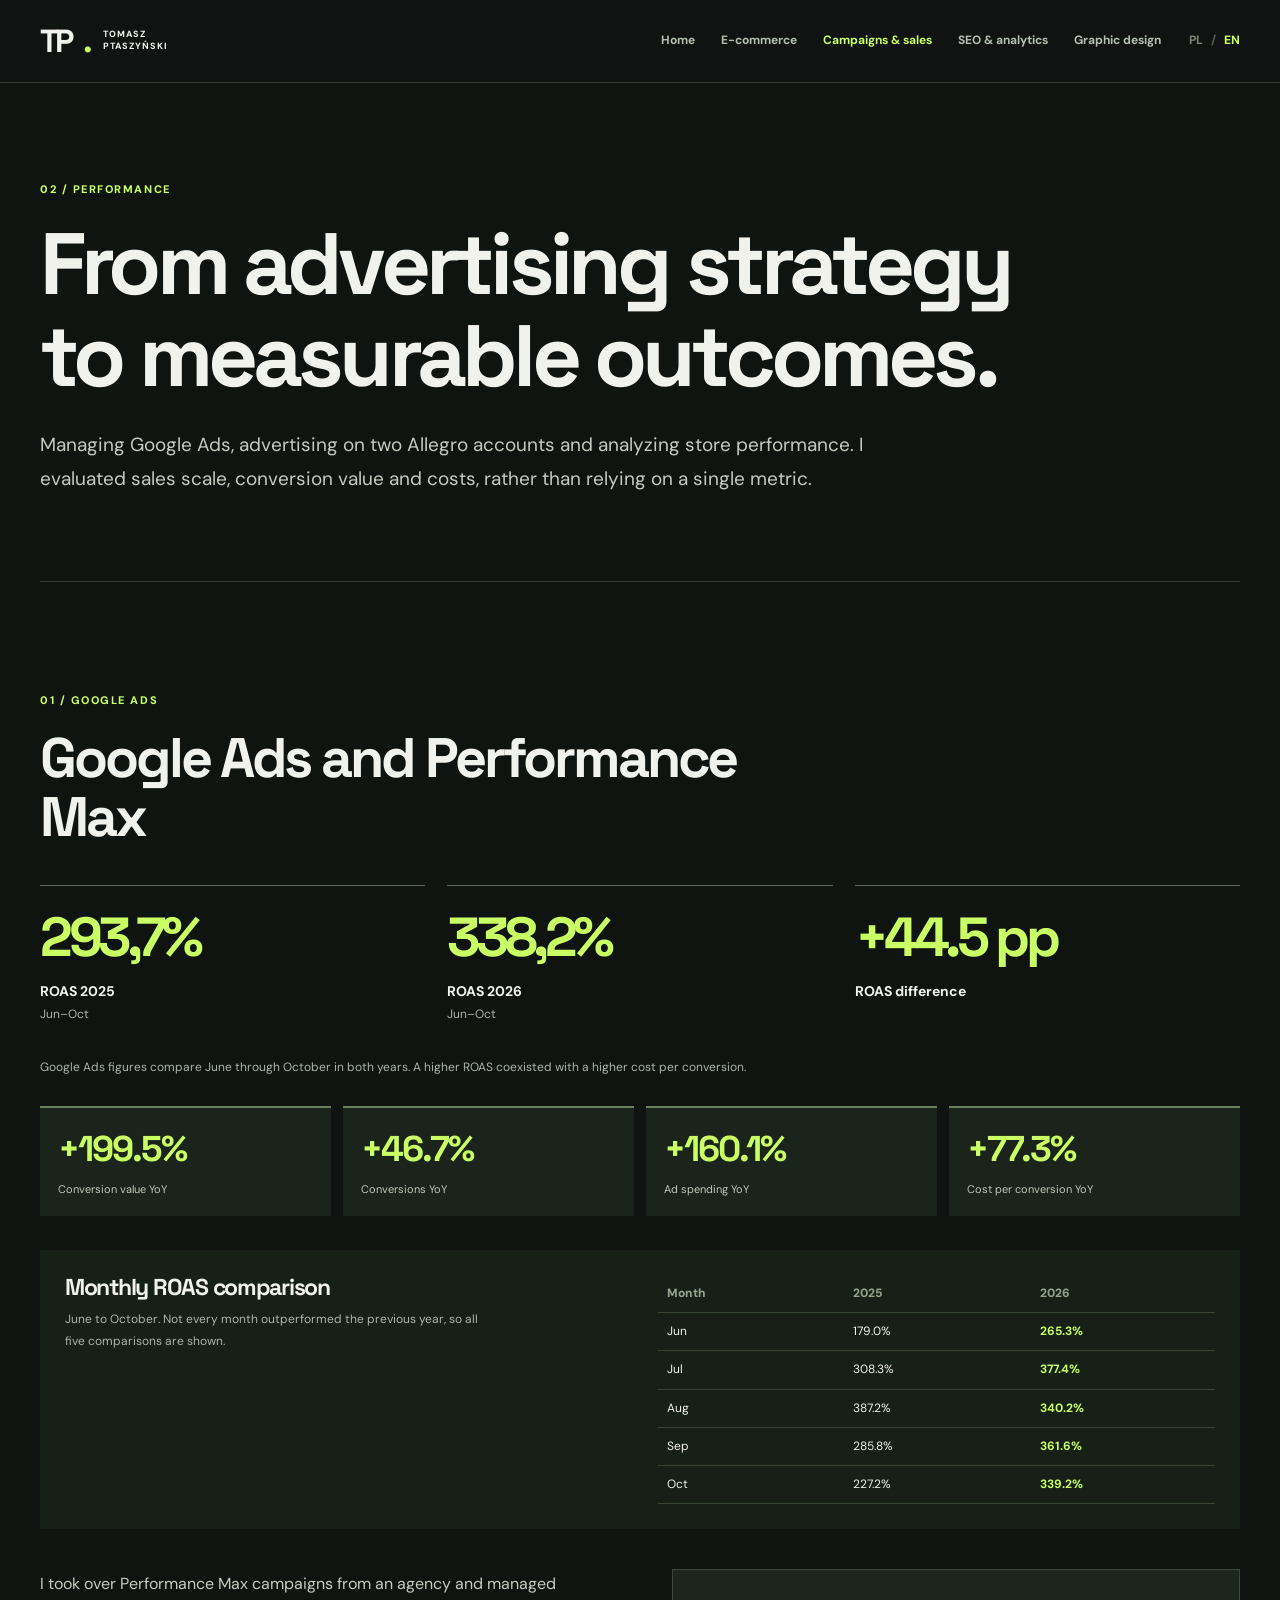
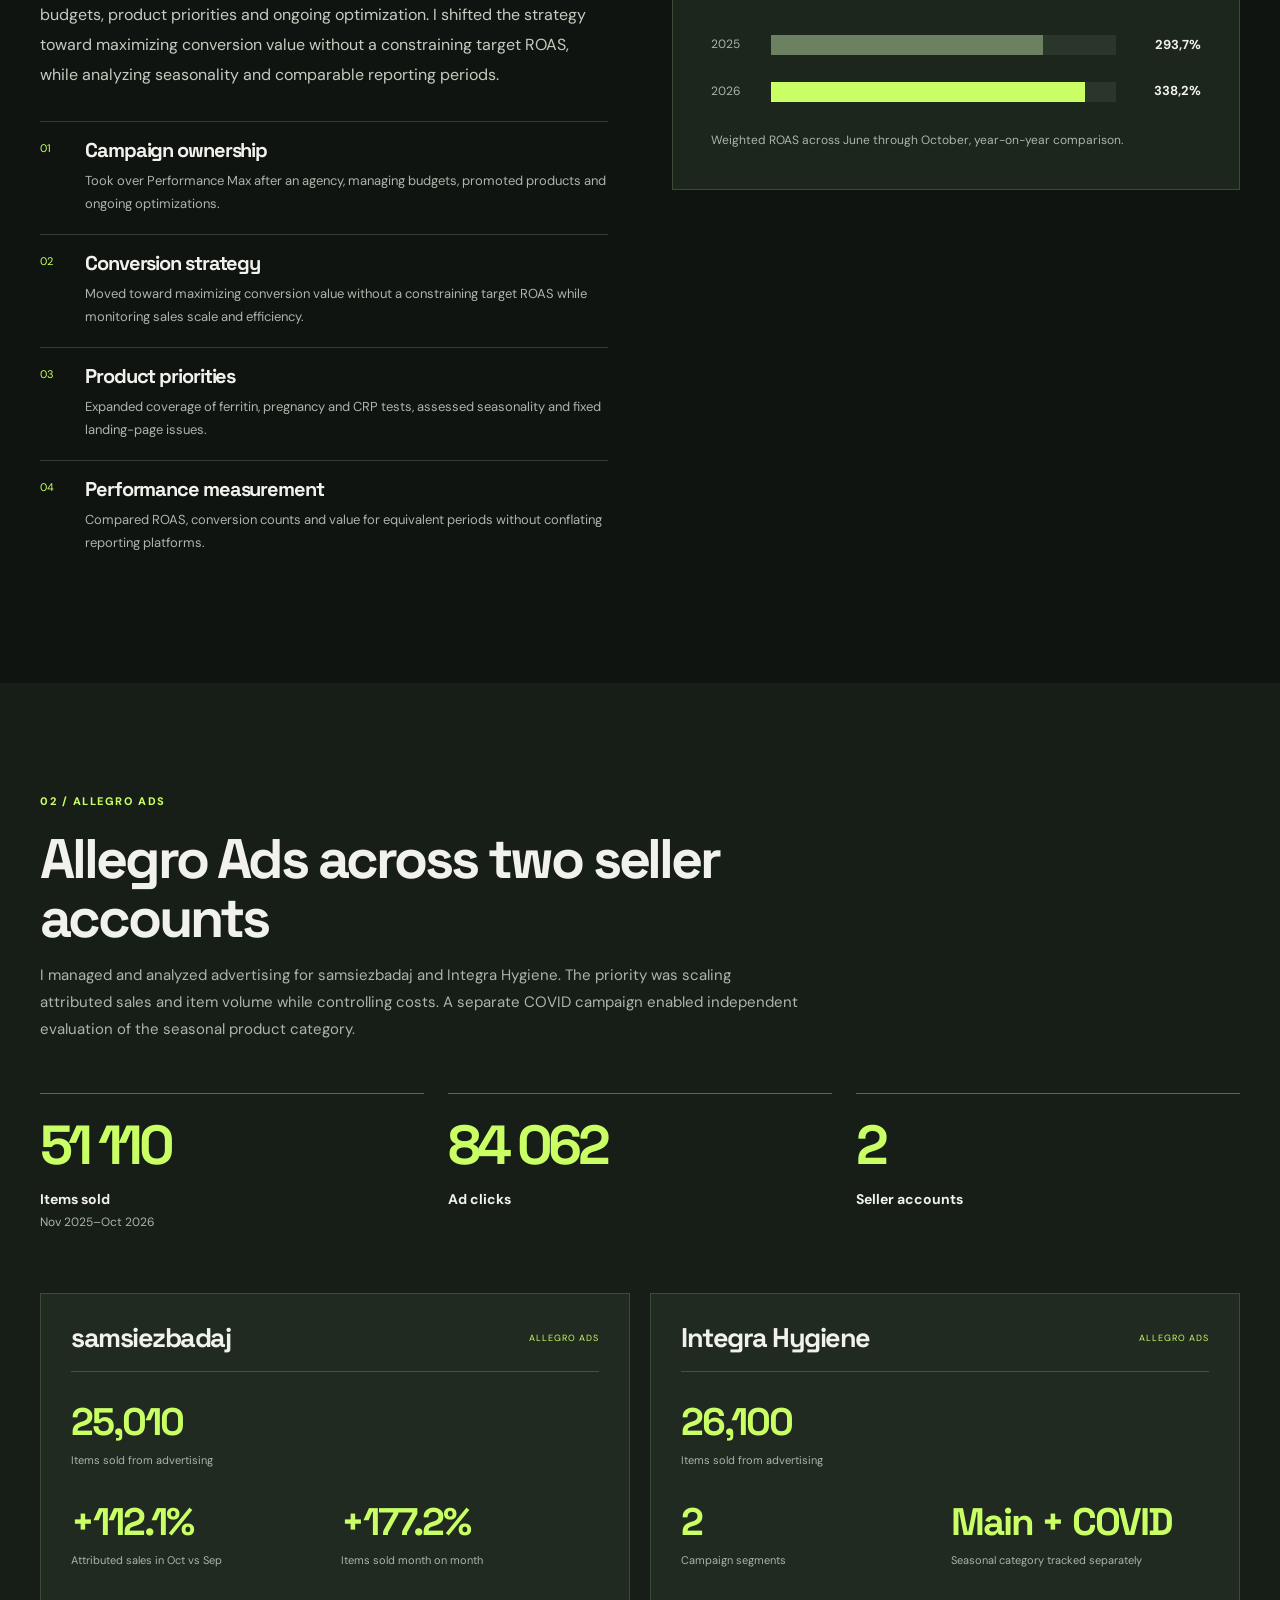
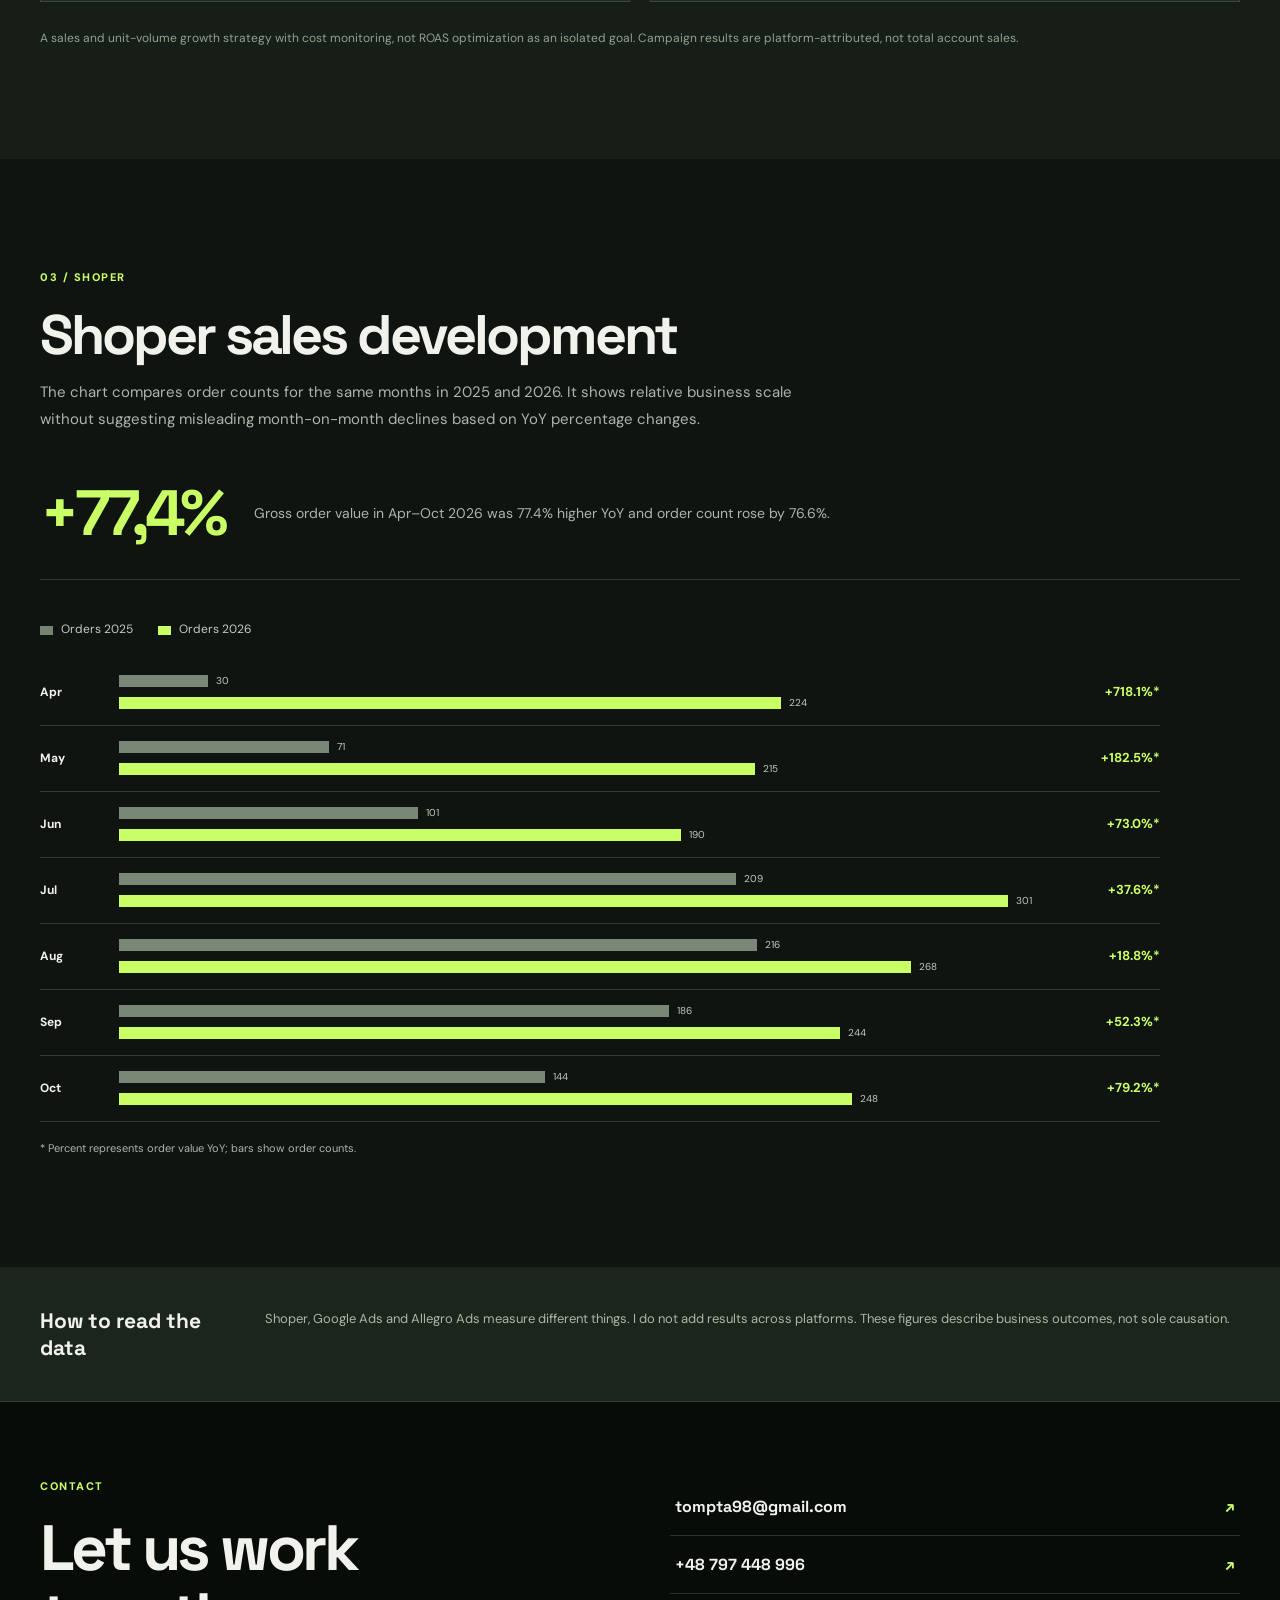
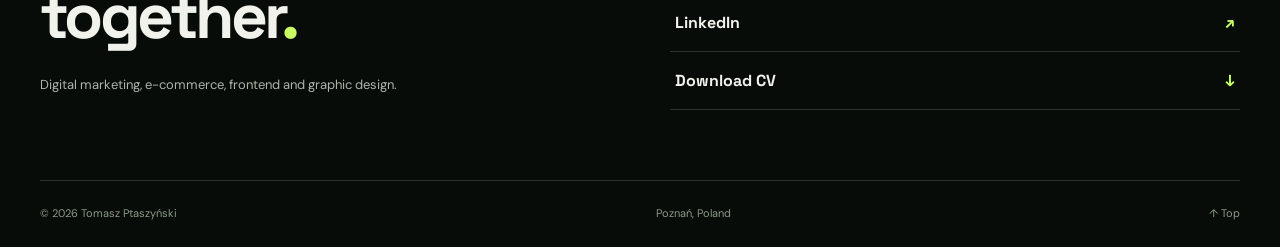
<file: en/performance.html>
<!doctype html><html lang="en"><head><meta charset="utf-8"><meta name="viewport" content="width=device-width,initial-scale=1"><meta name="theme-color" content="#101411"><meta name="description" content="Managing Google Ads, advertising on two Allegro accounts and analyzing store performance. I evaluated sales scale, conversion value and costs, rather than relying on a single metric."><meta property="og:type" content="website"><meta property="og:title" content="Performance marketing | Tomasz Ptaszyński"><meta property="og:description" content="Managing Google Ads, advertising on two Allegro accounts and analyzing store performance. I evaluated sales scale, conversion value and costs, rather than relying on a single metric."><meta property="og:image" content="../assets/portret.png"><link rel="canonical" href="https://soniferousdesign.github.io/tomaszptaszynski/en/performance.html"><link rel="alternate" hreflang="pl" href="../performance.html"><link rel="icon" type="image/svg+xml" href="../favicon.svg"><link rel="stylesheet" href="../style.css"><title>Performance marketing | Tomasz Ptaszyński</title></head><body id="top"><header class="topbar"><div class="wrap navshell"><a class="wordmark" href="index.html" aria-label="Tomasz Ptaszyński">TP<span>.</span><small>TOMASZ<br>PTASZYŃSKI</small></a><nav class="desktopnav" aria-label="Navigation"><a class="" href="index.html">Home</a><a class="" href="ecommerce.html">E-commerce</a><a class="active" href="performance.html">Campaigns &amp; sales</a><a class="" href="analytics.html">SEO &amp; analytics</a><a class="" href="design.html">Graphic design</a></nav><div class="navright"><div class="languages"><a href="../performance.html" class="" lang="pl">PL</a><span>/</span><a href="performance.html" class="selected" lang="en">EN</a></div><button type="button" class="menu-btn" aria-label="Toggle navigation" aria-expanded="false"><span></span><span></span><span></span></button></div></div><nav class="mobilenav" aria-label="Mobile navigation"><a class="" href="index.html">Home</a><a class="" href="ecommerce.html">E-commerce</a><a class="active" href="performance.html">Campaigns &amp; sales</a><a class="" href="analytics.html">SEO &amp; analytics</a><a class="" href="design.html">Graphic design</a></nav></header><main><section class="pageintro wrap"><p class="kicker">02 / PERFORMANCE</p><h1>From advertising strategy to measurable outcomes.</h1><p class="intro-lead">Managing Google Ads, advertising on two Allegro accounts and analyzing store performance. I evaluated sales scale, conversion value and costs, rather than relying on a single metric.</p></section><section class="section wrap"><div class="section-heading"><p class="kicker">01 / GOOGLE ADS</p><h2>Google Ads and Performance Max</h2></div><div class="stats three"><div class="stat"><strong>293,7%</strong><span>ROAS 2025</span><small>Jun–Oct</small></div><div class="stat"><strong>338,2%</strong><span>ROAS 2026</span><small>Jun–Oct</small></div><div class="stat"><strong>+44.5 pp</strong><span>ROAS difference</span></div></div><p class="method-intro">Google Ads figures compare June through October in both years. A higher ROAS coexisted with a higher cost per conversion.</p><div class="secondary-kpis"><div><strong>+199.5%</strong><span>Conversion value YoY</span></div><div><strong>+46.7%</strong><span>Conversions YoY</span></div><div><strong>+160.1%</strong><span>Ad spending YoY</span></div><div><strong>+77.3%</strong><span>Cost per conversion YoY</span></div></div><div class="detail-compare"><div><h3>Monthly ROAS comparison</h3><p>June to October. Not every month outperformed the previous year, so all five comparisons are shown.</p></div><div class="mini-table"><div class="mini-table-head"><span>Month</span><span>2025</span><span>2026</span></div><div class="mini-table-row"><span>Jun</span><span>179.0%</span><strong>265.3%</strong></div><div class="mini-table-row"><span>Jul</span><span>308.3%</span><strong>377.4%</strong></div><div class="mini-table-row"><span>Aug</span><span>387.2%</span><strong>340.2%</strong></div><div class="mini-table-row"><span>Sep</span><span>285.8%</span><strong>361.6%</strong></div><div class="mini-table-row"><span>Oct</span><span>227.2%</span><strong>339.2%</strong></div></div></div><div class="two-col-case"><div><p class="case-lead">I took over Performance Max campaigns from an agency and managed budgets, product priorities and ongoing optimization. I shifted the strategy toward maximizing conversion value without a constraining target ROAS, while analyzing seasonality and comparable reporting periods.</p><div class="feature-list"><div class="feature-point"><span>01</span><div><h3>Campaign ownership</h3><p>Took over Performance Max after an agency, managing budgets, promoted products and ongoing optimizations.</p></div></div><div class="feature-point"><span>02</span><div><h3>Conversion strategy</h3><p>Moved toward maximizing conversion value without a constraining target ROAS while monitoring sales scale and efficiency.</p></div></div><div class="feature-point"><span>03</span><div><h3>Product priorities</h3><p>Expanded coverage of ferritin, pregnancy and CRP tests, assessed seasonality and fixed landing-page issues.</p></div></div><div class="feature-point"><span>04</span><div><h3>Performance measurement</h3><p>Compared ROAS, conversion counts and value for equivalent periods without conflating reporting platforms.</p></div></div></div></div><div class="roas-panel"><div class="roas-line"><span>2025</span><div class="roas-track"><i style="width:79%"></i></div><strong>293,7%</strong></div><div class="roas-line"><span>2026</span><div class="roas-track"><i style="width:91%" class="lime"></i></div><strong>338,2%</strong></div><p>Weighted ROAS across June through October, year-on-year comparison.</p></div></div></section><section class="section muted-bg"><div class="wrap"><div class="section-heading"><p class="kicker">02 / ALLEGRO ADS</p><h2>Allegro Ads across two seller accounts</h2><p>I managed and analyzed advertising for samsiezbadaj and Integra Hygiene. The priority was scaling attributed sales and item volume while controlling costs. A separate COVID campaign enabled independent evaluation of the seasonal product category.</p></div><div class="ads-topline"><div class="stat"><strong>51 110</strong><span>Items sold</span><small>Nov 2025–Oct 2026</small></div><div class="stat"><strong>84 062</strong><span>Ad clicks</span></div><div class="stat"><strong>2</strong><span>Seller accounts</span></div></div><div class="account-grid"><article class="ads-account"><div class="account-top"><h3>samsiezbadaj</h3><span>ALLEGRO ADS</span></div><div class="account-metrics"><div><strong>25,010</strong><small>Items sold from advertising</small></div><div><strong>+112.1%</strong><small>Attributed sales in Oct vs Sep</small></div><div><strong>+177.2%</strong><small>Items sold month on month</small></div></div></article><article class="ads-account"><div class="account-top"><h3>Integra Hygiene</h3><span>ALLEGRO ADS</span></div><div class="account-metrics"><div><strong>26,100</strong><small>Items sold from advertising</small></div><div><strong>2</strong><small>Campaign segments</small></div><div><strong>Main + COVID</strong><small>Seasonal category tracked separately</small></div></div></article></div><p class="fineprint">A sales and unit-volume growth strategy with cost monitoring, not ROAS optimization as an isolated goal. Campaign results are platform-attributed, not total account sales.</p></div></section><section class="section wrap"><div class="section-heading"><p class="kicker">03 / SHOPER</p><h2>Shoper sales development</h2><p>The chart compares order counts for the same months in 2025 and 2026. It shows relative business scale without suggesting misleading month-on-month declines based on YoY percentage changes.</p></div><div class="sales-summary"><strong>+77,4%</strong><p>Gross order value in Apr–Oct 2026 was 77.4% higher YoY and order count rose by 76.6%.</p></div><div class="orders-chart"><div class="chart-key"><span><i class="old"></i>Orders 2025</span><span><i class="new"></i>Orders 2026</span></div><div class="comparison-row"><span class="month-label">Apr</span><div class="comparison-bars"><div><i style="width:9.7%" class="bar-old"></i><span>30</span></div><div><i style="width:72.3%" class="bar-new"></i><span>224</span></div></div><strong>+718.1%*</strong></div><div class="comparison-row"><span class="month-label">May</span><div class="comparison-bars"><div><i style="width:22.9%" class="bar-old"></i><span>71</span></div><div><i style="width:69.4%" class="bar-new"></i><span>215</span></div></div><strong>+182.5%*</strong></div><div class="comparison-row"><span class="month-label">Jun</span><div class="comparison-bars"><div><i style="width:32.6%" class="bar-old"></i><span>101</span></div><div><i style="width:61.3%" class="bar-new"></i><span>190</span></div></div><strong>+73.0%*</strong></div><div class="comparison-row"><span class="month-label">Jul</span><div class="comparison-bars"><div><i style="width:67.4%" class="bar-old"></i><span>209</span></div><div><i style="width:97.1%" class="bar-new"></i><span>301</span></div></div><strong>+37.6%*</strong></div><div class="comparison-row"><span class="month-label">Aug</span><div class="comparison-bars"><div><i style="width:69.7%" class="bar-old"></i><span>216</span></div><div><i style="width:86.5%" class="bar-new"></i><span>268</span></div></div><strong>+18.8%*</strong></div><div class="comparison-row"><span class="month-label">Sep</span><div class="comparison-bars"><div><i style="width:60.0%" class="bar-old"></i><span>186</span></div><div><i style="width:78.7%" class="bar-new"></i><span>244</span></div></div><strong>+52.3%*</strong></div><div class="comparison-row"><span class="month-label">Oct</span><div class="comparison-bars"><div><i style="width:46.5%" class="bar-old"></i><span>144</span></div><div><i style="width:80.0%" class="bar-new"></i><span>248</span></div></div><strong>+79.2%*</strong></div><small>* Percent represents order value YoY; bars show order counts.</small></div></section><section class="method-strip"><div class="wrap"><b>How to read the data</b><p>Shoper, Google Ads and Allegro Ads measure different things. I do not add results across platforms. These figures describe business outcomes, not sole causation.</p></div></section></main><footer class="sitefoot" id="kontakt"><div class="wrap footer-grid"><div><p class="kicker">Contact</p><h2>Let us work together<span class="accent">.</span></h2><p>Digital marketing, e-commerce, frontend and graphic design.</p></div><div class="contactlinks"><a href="mailto:tompta98@gmail.com">tompta98@gmail.com <span>↗</span></a><a href="tel:+48797448996">+48 797 448 996 <span>↗</span></a><a href="https://www.linkedin.com/in/tomasz-ptaszy%C5%84ski-b3772b174/" target="_blank" rel="noopener noreferrer">LinkedIn <span>↗</span></a><a href="../CV_Tomasz_Ptaszynski_2026.pdf" download>Download CV <span>↓</span></a></div></div><div class="wrap copyright"><span>© 2026 Tomasz Ptaszyński</span><span>Poznań, Poland</span><a href="#top">↑ Top</a></div></footer><div class="lightbox" role="dialog" aria-modal="true" aria-label="Image viewer" hidden><button class="light-close" aria-label="Close image viewer">×</button><button class="light-prev" aria-label="Previous image">‹</button><img alt=""><button class="light-next" aria-label="Next image">›</button><p></p></div><script defer src="../app.js"></script></body></html>
</file>
<file: style.css>
@import url('https://fonts.googleapis.com/css2?family=DM+Sans:wght@400;500;600;700;800&family=Space+Grotesk:wght@400;500;600;700&display=swap');
:root{--bg:#101411;--panel:#191f19;--panel2:#202720;--line:#323d32;--text:#f0f2eb;--muted:#abb5a9;--lime:#c9ff65;--lime2:#b6f04d;--surface:#151a16;--max:1300px}
*{box-sizing:border-box}html{scroll-behavior:smooth;scroll-padding-top:95px}body{margin:0;background:var(--bg);color:var(--text);font:400 16px/1.6 'DM Sans',Arial,sans-serif;-webkit-font-smoothing:antialiased}img{max-width:100%;display:block}a{color:inherit;text-decoration:none}button{font:inherit;cursor:pointer}a:focus-visible,button:focus-visible,summary:focus-visible{outline:3px solid var(--lime);outline-offset:4px}::selection{background:var(--lime);color:var(--bg)}.wrap{width:min(var(--max),calc(100% - 80px));margin:0 auto}.accent{color:var(--lime)}
h1,h2,h3{font-family:'Space Grotesk',Arial,sans-serif;letter-spacing:-.055em;line-height:1.06}p{margin-top:0}.kicker{color:var(--lime);letter-spacing:.14em;text-transform:uppercase;font-size:11px;font-weight:800;margin:0 0 19px}.topbar{background:rgba(16,20,17,.94);border-bottom:1px solid var(--line);position:sticky;top:0;z-index:40;backdrop-filter:blur(15px)}.navshell{height:82px;display:flex;align-items:center;justify-content:space-between;gap:28px}.wordmark{font:700 32px/1 'Space Grotesk';letter-spacing:-.12em;display:flex;align-items:center;gap:13px;white-space:nowrap}.wordmark>span,.wordmark span{color:var(--lime)}.wordmark small{font:800 9px/1.3 'DM Sans';letter-spacing:.12em;color:var(--text)}.desktopnav{display:flex;gap:26px;align-items:center;margin-left:auto}.desktopnav a{font-size:12px;font-weight:700;white-space:nowrap;color:#b5bfb2;transition:color .2s}.desktopnav a.active,.desktopnav a:hover{color:var(--lime)}.navright{display:flex;gap:20px;align-items:center}.languages{display:flex;gap:8px;align-items:center;font-size:12px;font-weight:800}.languages a{color:#788576}.languages a.selected{color:var(--lime)}.languages span{color:#536051}.menu-btn,.mobilenav{display:none}
.hero{display:grid;grid-template-columns:1.08fr .82fr;gap:clamp(36px,5.4vw,100px);align-items:center;min-height:675px;padding-top:75px;padding-bottom:90px}.hero-copy h1{font-size:clamp(64px,7vw,115px);font-weight:700;margin:22px 0 32px;line-height:.92}.hero-copy h1 span{color:var(--text)}.hero-copy h1 b{color:var(--lime);font-weight:700}.hero-copy h2{font:600 clamp(23px,2.3vw,35px)/1.16 'Space Grotesk';letter-spacing:-.045em;max-width:540px;margin:0 0 23px}.hero-copy>p:not(.kicker){color:#c2c9bf;max-width:540px;font-size:15px;line-height:1.85}.hero-links{display:flex;flex-wrap:wrap;gap:10px;margin-top:30px}.btn{padding:14px 19px;display:inline-flex;justify-content:space-between;align-items:center;gap:26px;border:1px solid #52604f;border-radius:2px;font-weight:800;font-size:12px;transition:background .18s,color .18s,transform .18s}.btn:hover{transform:translateY(-2px)}.btn.primary{background:var(--lime);border-color:var(--lime);color:#172015}.btn.secondary:hover{background:#263126}.hero-meta{border-top:1px solid var(--line);display:flex;justify-content:space-between;max-width:500px;margin-top:55px;padding-top:14px;color:#889587;text-transform:uppercase;font-size:10px;font-weight:700;letter-spacing:.09em}.portrait-frame{align-self:stretch;max-height:575px;background:#050606;position:relative;overflow:hidden}.portrait{width:100%;height:100%;object-fit:cover;object-position:50% 30%;filter:none}.portrait-frame:after{content:'';position:absolute;inset:40% 0 0;background:linear-gradient(transparent,rgba(0,0,0,.25));pointer-events:none}.portrait-credit{position:absolute;z-index:1;bottom:20px;left:20px;font-size:10px;letter-spacing:.15em;font-weight:800;color:#fff}
.section{padding-top:110px;padding-bottom:110px}.section-heading{margin-bottom:39px;max-width:800px}.section-heading h2{font-size:clamp(34px,4.35vw,64px);margin:0 0 15px}.section-heading>p:not(.kicker){max-width:760px;color:var(--muted);font-size:15px;line-height:1.8}.project-grid{display:grid;grid-template-columns:1fr 1fr;gap:22px}.project-card{display:block;border:1px solid #343f34;background:#171d17;overflow:hidden;transition:border-color .2s,transform .2s}.project-card:hover{border-color:var(--lime);transform:translateY(-3px)}.project-visual{height:265px;background:#222d21;overflow:hidden}.card-visual-img{width:100%;height:100%;object-fit:contain;object-position:center;background:#1e251d}.pc1 .card-visual-img{object-fit:cover;object-position:center top}.pc4 .card-visual-img{object-fit:contain;background:#eaece4}.visual-ads{height:100%;display:flex;align-items:center;justify-content:center;gap:20px;background:radial-gradient(circle at 80% 20%,#324d1d,transparent 60%),#1a2616;font:700 clamp(29px,4vw,60px) 'Space Grotesk'}.visual-ads span{color:#aeb9ad}.visual-ads strong{color:var(--lime)}.visual-ads i{font-style:normal;color:#5c7e41}.visual-ads small{font-size:12px;color:#a6c591;align-self:end;margin-bottom:35px}.visual-events{height:100%;padding:40px 30px;display:flex;flex-wrap:wrap;gap:12px;align-content:center;justify-content:center;background:radial-gradient(circle at 80% 60%,#273b28,transparent 65%),#19221b}.visual-events span{background:#283929;color:#c9ff65;font:600 15px 'Space Grotesk';padding:13px 18px;border:1px solid #456043}.project-details{padding:28px 30px 30px}.project-details small{color:var(--lime);font-size:10px;letter-spacing:.11em;font-weight:800}.project-details h3{font-size:clamp(26px,2.5vw,38px);margin:13px 0 10px}.project-details p{color:var(--muted);font-size:13px;line-height:1.75;max-width:540px;margin-bottom:25px}.project-link{display:flex;justify-content:space-between;align-items:center;font-size:12px;font-weight:800;border-top:1px solid var(--line);padding-top:17px}.project-link b{color:var(--lime);font-size:21px}
.result-band{background:#1b221b;border-top:1px solid #2e3c2d;border-bottom:1px solid #2e3c2d}.stats{display:grid;gap:22px}.stats.three{grid-template-columns:repeat(3,1fr)}.stat{border-top:1px solid #596756;padding:23px 0 10px;min-width:0}.stat strong{font:700 clamp(38px,4.3vw,65px)/1.05 'Space Grotesk';letter-spacing:-.08em;color:var(--lime);display:block;white-space:nowrap}.stat span{display:block;font-weight:700;margin-top:13px;font-size:14px}.stat small{color:var(--muted);font-size:12px;display:block;margin-top:3px}.fineprint{font-size:12px;color:#92a18f;line-height:1.7;margin:26px 0 0}.about-section{display:grid;grid-template-columns:1fr 1fr;gap:9vw}.about-copy>p{color:#bec7bb;line-height:1.9;font-size:16px;max-width:640px}.tags,.pill-line{display:flex;flex-wrap:wrap;gap:9px;margin-top:27px}.tags span,.pill-line span{border:1px solid #52604f;padding:7px 12px;font-size:12px;color:#d5dcd0}.about-aside{border-top:1px solid var(--line);padding-top:15px}.about-aside h3{font-size:20px;margin:10px 0 24px}.career-row{display:grid;grid-template-columns:100px 1fr;gap:20px;padding:13px 0;border-bottom:1px solid var(--line)}.career-row time{color:var(--lime);font-size:12px}.career-row strong,.career-row span{display:block;font-size:13px}.career-row span{color:var(--muted);margin-top:5px}.about-aside>p{color:var(--muted);font-size:13px;line-height:1.8}.small-muted{color:var(--muted);font-size:13px;line-height:1.85}
.sitefoot{background:#080c09;border-top:1px solid #384234;padding-top:76px}.footer-grid{display:grid;grid-template-columns:1fr 1fr;gap:60px;padding-bottom:70px}.footer-grid h2{font-size:clamp(40px,5vw,75px);max-width:680px;margin:0 0 25px}.footer-grid p:not(.kicker){font-size:13px;color:var(--muted)}.contactlinks{display:grid;align-content:start}.contactlinks a{padding:18px 5px;border-bottom:1px solid #293529;display:flex;justify-content:space-between;align-items:center;font:700 16px 'Space Grotesk';overflow-wrap:anywhere}.contactlinks a:hover{color:var(--lime)}.contactlinks a span{color:var(--lime)}.copyright{border-top:1px solid #293529;padding:24px 0;display:flex;justify-content:space-between;gap:20px;font-size:11px;color:#8b9a88}
.pageintro{padding-top:98px;padding-bottom:65px;border-bottom:1px solid var(--line)}.pageintro h1{font-size:clamp(48px,6.8vw,94px);max-width:1050px;margin:0 0 26px}.intro-lead{color:#c3cbc0;line-height:1.8;font-size:clamp(15px,1.5vw,19px);max-width:850px}.reduce-top{padding-top:55px}.case-feature{margin-top:40px;background:#1a221a;border:1px solid var(--line);display:grid;grid-template-columns:.68fr 1fr;min-height:430px;overflow:hidden}.case-feature-text{padding:clamp(26px,3.6vw,55px);align-self:center}.case-feature-text h2{font-size:clamp(32px,3.2vw,54px);margin:0 0 19px}.case-feature-text p{color:var(--muted);font-size:14px;line-height:1.8}.case-feature-text>a{color:var(--lime);border-bottom:1px solid var(--lime);font-size:13px;font-weight:700;padding-bottom:6px}.case-feature>img{width:100%;height:450px;object-fit:cover;object-position:top center}.screenshot-grid{display:grid;grid-template-columns:repeat(2,1fr);gap:24px}.screenshot-shot{background:#1b211b;padding:0;border:1px solid #354235;text-align:left;color:var(--text);overflow:hidden}.screenshot-shot:hover{border-color:var(--lime)}.screenshot-shot>img{width:100%;height:285px;object-fit:cover;object-position:top;background:white;transition:transform .3s}.screenshot-shot:hover img{transform:scale(1.025)}.screenshot-shot>span{display:flex;align-items:center;gap:14px;padding:17px 20px;font-weight:700;font-size:14px}.screenshot-shot>span b{color:var(--lime);font-size:12px}.screenshot-shot>span i{font-style:normal;color:var(--lime);margin-left:auto}
.muted-bg{background:#171e17}.implementation-list{border-top:1px solid #485446}.implementation-group{display:grid;grid-template-columns:31% 1fr;gap:30px;padding:30px 0;border-bottom:1px solid #3a4739}.group-label{display:flex;gap:20px;align-items:start}.group-label>span{color:var(--lime);font-size:12px;font-weight:800;padding-top:7px}.group-label h3{font-size:clamp(20px,2.1vw,29px);margin:0;max-width:290px}.implementation{border-bottom:1px solid #344033}.implementation:first-child{border-top:1px solid #344033}.implementation summary{padding:15px 3px;display:flex;align-items:center;justify-content:space-between;gap:16px;cursor:pointer;font-size:14px;font-weight:700;list-style:none}.implementation summary::-webkit-details-marker{display:none}.implementation summary span{font-size:22px;color:var(--lime);font-weight:400}.implementation[open] summary span{transform:rotate(45deg)}.implementation-text{padding:2px 25px 25px 3px;color:#bec9ba;line-height:1.85;font-size:13px}.split-outcome{display:grid;grid-template-columns:1fr 1fr;gap:50px;align-items:center}.split-outcome h2{font-size:clamp(36px,4vw,60px)}.outcome-box{padding:45px;background:#222d21;border-left:3px solid var(--lime)}.outcome-box strong{display:block;color:var(--lime);font:700 clamp(56px,6vw,95px) 'Space Grotesk';letter-spacing:-.08em}.outcome-box span{color:#c0cbbc}
.two-col-case{display:grid;grid-template-columns:1fr 1fr;gap:clamp(30px,5vw,80px);margin-top:38px}.case-lead{font-size:16px;color:#c4ccc0;line-height:1.9}.feature-list{margin-top:30px}.feature-point{display:flex;gap:20px;padding:18px 0;border-top:1px solid var(--line)}.feature-point>span{color:var(--lime);font-size:11px;min-width:25px}.feature-point h3{font-size:20px;margin:0 0 8px}.feature-point p{color:var(--muted);font-size:13px;line-height:1.8;margin:0}.roas-panel{background:#1d261c;border:1px solid #394b36;padding:clamp(25px,3vw,44px);align-self:start}.roas-line{display:grid;grid-template-columns:45px 1fr 70px;gap:15px;align-items:center;margin:26px 0}.roas-line>span{font-size:12px;color:var(--muted)}.roas-track{background:#293629;height:20px}.roas-track i{display:block;background:#6b8162;height:100%}.roas-track i.lime{background:var(--lime)}.roas-line strong{font-size:13px;text-align:right}.roas-panel>p{font-size:12px;color:var(--muted);margin:28px 0 0;line-height:1.7}.ads-topline{display:grid;grid-template-columns:repeat(3,1fr);gap:24px;margin:50px 0}.account-grid{display:grid;grid-template-columns:1fr 1fr;gap:20px}.ads-account{background:#202a20;border:1px solid #3b4b39;padding:30px}.account-top{display:flex;justify-content:space-between;align-items:center;gap:10px;border-bottom:1px solid #455144;padding-bottom:19px}.account-top h3{margin:0;font-size:27px}.account-top span{font-size:9px;letter-spacing:.11em;color:var(--lime)}.account-metrics{display:grid;grid-template-columns:1fr 1fr;gap:25px 12px;padding-top:25px}.account-metrics div:first-child{grid-column:1/-1}.account-metrics strong{display:block;font:700 clamp(26px,3vw,43px) 'Space Grotesk';letter-spacing:-.05em;color:var(--lime)}.account-metrics small{font-size:11px;color:var(--muted)}.sales-summary{display:flex;align-items:center;gap:30px;margin:18px 0 40px;border-bottom:1px solid var(--line);padding-bottom:25px}.sales-summary strong{color:var(--lime);font:700 clamp(46px,5vw,74px) 'Space Grotesk';letter-spacing:-.08em}.sales-summary p{color:var(--muted);max-width:600px;margin:0;font-size:14px}.orders-chart{max-width:1120px}.chart-key{display:flex;gap:25px;margin-bottom:20px;color:#c4ccbf;font-size:12px}.chart-key span{display:flex;align-items:center;gap:8px}.chart-key i{width:13px;height:9px;display:inline-block}.chart-key .old{background:#758471}.chart-key .new{background:var(--lime)}.comparison-row{display:grid;grid-template-columns:54px 1fr 100px;align-items:center;gap:25px;border-bottom:1px solid var(--line);padding:13px 0}.comparison-row>.month-label{font-size:12px;font-weight:700}.comparison-bars{display:grid;gap:5px}.comparison-bars>div{height:17px;display:flex;align-items:center;gap:8px}.comparison-bars i{display:block;height:12px;min-width:4px}.comparison-bars .bar-old{background:#788776}.comparison-bars .bar-new{background:var(--lime)}.comparison-bars span{color:#c2ccbd;font-size:10px}.comparison-row>strong{font-size:13px;color:var(--lime);text-align:right}.orders-chart>small{display:block;margin-top:18px;color:var(--muted);font-size:11px}.method-strip{padding:40px 0;background:#1c251c}.method-strip .wrap{display:grid;grid-template-columns:190px 1fr;gap:35px}.method-strip b{font:700 21px 'Space Grotesk'}.method-strip p{margin:0;color:var(--muted);font-size:13px;line-height:1.8}
.tracking-visual{padding:30px;background:#1e291e;border:1px solid #40563c;margin:30px 0}.tracking-head{display:flex;justify-content:space-between;align-items:center;gap:15px;font:800 11px 'DM Sans';letter-spacing:.08em}.tracking-head span{color:var(--lime)}.event-pipeline{display:grid;grid-template-columns:repeat(5,1fr);gap:9px;margin-top:28px}.event-step{border:1px solid #53694c;padding:18px 9px;background:#253325;text-align:center;overflow-wrap:anywhere}.event-step small{display:block;color:var(--lime);font-size:10px;margin-bottom:8px}.event-step strong{font:600 clamp(10px,1vw,14px) 'Space Grotesk'}.tool-grid{display:grid;grid-template-columns:repeat(4,1fr);gap:17px}.tool-card{border-top:1px solid var(--line);padding-top:18px}.tool-icon{display:inline-grid;place-items:center;width:34px;height:34px;border:1px solid #62775a;color:var(--lime);font-size:11px}.tool-card h3{font-size:20px;margin:18px 0 12px}.tool-card p{font-size:12px;color:var(--muted);line-height:1.8}.method-note{padding:18px 24px;border-left:2px solid #71836a;background:#1d261d;color:#a9b9a4;font-size:12px;margin-top:22px}.gsc-bars{display:grid;gap:14px;margin:26px 0}.gsc-row{display:grid;grid-template-columns:38px 1fr 65px;gap:12px;align-items:center;font-size:12px}.gsc-row>div{height:18px;background:#273527}.gsc-row i{display:block;height:100%;background:var(--lime)}.gsc-row strong{font-size:12px;text-align:right}.gsc-gains{display:grid;grid-template-columns:1fr 1fr;gap:13px}.gsc-gains div{padding:23px;background:#243023;border:1px solid #40503e}.gsc-gains strong{display:block;font:700 clamp(28px,3.2vw,43px) 'Space Grotesk';color:var(--lime);letter-spacing:-.05em}.gsc-gains span{font-size:11px;color:#becbb8;display:block;margin-top:8px}.content-rank{padding:24px;background:#1d261e;border:1px solid #384738}.content-rank-top,.content-row{display:flex;justify-content:space-between;gap:20px;padding:12px 0;border-bottom:1px solid #3a4939;font-size:12px}.content-rank-top{color:var(--lime);font-weight:800}.content-row strong{color:#e8f5df;white-space:nowrap}
.design-layout{display:grid;grid-template-columns:230px 1fr;gap:50px;align-items:start}.gallery-nav{position:sticky;top:110px}.gallery-nav nav{display:grid;gap:2px}.gallery-nav nav a{display:flex;align-items:center;gap:15px;padding:12px 8px;border-bottom:1px solid var(--line);font-size:12px;color:#b9c3b6;line-height:1.5}.gallery-nav nav a:hover{color:var(--lime)}.gallery-nav nav span{color:var(--lime);font-size:10px}.gallery-series{margin:0 0 85px;scroll-margin-top:120px}.series-heading{display:flex;justify-content:space-between;align-items:end;gap:25px;margin-bottom:23px;border-bottom:1px solid var(--line);padding-bottom:22px}.series-heading h2{font-size:clamp(29px,3.2vw,47px);margin:0 0 13px}.series-heading p:not(.kicker){font-size:13px;color:var(--muted);max-width:590px;margin:0}.series-heading>span{font-size:10px;color:#889b82;white-space:nowrap}.design-grid{display:grid;grid-template-columns:repeat(3,minmax(0,1fr));gap:14px}.design-item{padding:0;border:1px solid #303b30;background:#1c211c;color:var(--text);text-align:left;min-width:0}.design-item:hover{border-color:var(--lime)}.design-item img{width:100%;height:255px;object-fit:contain;background:#e9e9e6;padding:8px}.design-item span{display:flex;justify-content:space-between;align-items:start;gap:9px;padding:13px;font-size:11px;line-height:1.45;min-height:62px;overflow-wrap:anywhere}.design-item b{font-size:16px;color:var(--lime);flex-shrink:0}
.lightbox[hidden]{display:none!important}.lightbox{position:fixed;z-index:100;inset:0;background:rgba(3,7,4,.97);display:grid;grid-template-columns:70px 1fr 70px;grid-template-rows:1fr 50px;align-items:center;justify-items:center;padding:50px 16px 18px}.lightbox img{grid-column:2;grid-row:1;max-width:100%;max-height:calc(100vh - 130px);object-fit:contain}.lightbox p{grid-column:1/-1;grid-row:2;color:#dce6d8;font-size:12px;text-align:center;margin:0}.lightbox button{border:1px solid #72816c;color:#fff;background:#222e22;font-size:25px;width:45px;height:45px}.light-close{position:absolute;top:22px;right:24px}.light-prev{grid-column:1;grid-row:1}.light-next{grid-column:3;grid-row:1}.lightbox-open{overflow:hidden}
@media(max-width:1100px){.desktopnav{gap:13px}.desktopnav a{font-size:11px}.hero{gap:36px}.wrap{width:min(var(--max),calc(100% - 48px))}.design-layout{grid-template-columns:185px 1fr;gap:25px}.design-grid{grid-template-columns:repeat(2,minmax(0,1fr))}}
@media(max-width:800px){.desktopnav{display:none}.menu-btn{display:flex;width:38px;height:38px;border:1px solid #51654d;background:transparent;flex-direction:column;align-items:center;justify-content:center;gap:5px}.menu-btn span{width:17px;height:2px;background:#e0ecd8}.mobilenav{display:none;background:#171d17;padding:13px 24px 25px;flex-direction:column;gap:2px;border-bottom:1px solid var(--line)}.mobilenav.open{display:flex}.mobilenav a{padding:11px 0;border-bottom:1px solid #344033;font-size:14px;font-weight:700}.mobilenav a.active{color:var(--lime)}.hero{grid-template-columns:1fr .75fr;min-height:560px;padding:55px 0}.hero-copy h1{font-size:clamp(48px,7.5vw,70px)}.hero-copy h2{font-size:24px}.hero-meta{margin-top:35px}.portrait-frame{max-height:500px}.about-section,.two-col-case,.footer-grid{gap:32px}.tool-grid{grid-template-columns:1fr 1fr}.design-layout{display:block}.gallery-nav{position:static;margin-bottom:45px}.gallery-nav nav{grid-template-columns:1fr 1fr;column-gap:14px}}
@media(max-width:650px){.wrap{width:calc(100% - 36px)}.navshell{height:68px}.wordmark{font-size:27px}.wordmark small{font-size:8px}.hero{display:flex;flex-direction:column-reverse;gap:28px;padding-top:22px;padding-bottom:55px;align-items:stretch;min-height:0}.portrait-frame{height:300px;width:100%;max-height:unset}.portrait{object-position:50% 28%}.hero-copy h1{font-size:clamp(54px,12vw,76px);margin:18px 0 24px}.hero-copy h2{font-size:25px}.hero-copy>p:not(.kicker){font-size:14px}.hero-meta{margin-top:35px}.section{padding-top:65px;padding-bottom:65px}.project-grid,.about-section,.footer-grid,.account-grid,.case-feature,.screenshot-grid,.two-col-case,.split-outcome{grid-template-columns:1fr}.project-visual{height:205px}.project-details{padding:23px}.result-band{padding:70px 0}.stats.three,.ads-topline{grid-template-columns:1fr 1fr}.stats.three .stat:last-child{grid-column:1/-1}.stat strong{font-size:clamp(35px,10vw,54px)}.about-section{gap:42px}.sitefoot{padding-top:60px}.footer-grid{padding-bottom:42px}.copyright{flex-wrap:wrap;gap:10px}.pageintro{padding-top:58px;padding-bottom:38px}.pageintro h1{font-size:clamp(42px,10.5vw,65px)}.intro-lead{font-size:15px}.case-feature>img{height:310px}.case-feature-text{padding:30px}.screenshot-shot>img{height:245px}.implementation-group{grid-template-columns:1fr;gap:20px}.group-label h3{max-width:unset}.outcome-box{padding:26px}.ads-topline{gap:14px}.ads-account{padding:24px}.sales-summary{display:block}.sales-summary p{margin-top:12px}.comparison-row{grid-template-columns:36px 1fr 65px;gap:8px}.comparison-row>strong{font-size:11px}.method-strip .wrap{grid-template-columns:1fr;gap:15px}.event-pipeline{grid-template-columns:1fr 1fr}.event-step{padding:14px 9px}.event-step:last-child{grid-column:1/-1}.tracking-head{display:block}.tracking-head span{display:block;margin-top:8px}.gsc-gains{grid-template-columns:1fr 1fr}.design-grid{grid-template-columns:1fr 1fr;gap:8px}.design-item img{height:170px;padding:4px}.design-item span{font-size:10px;padding:9px}.gallery-nav nav{grid-template-columns:1fr 1fr}.gallery-series{margin-bottom:65px}.lightbox{grid-template-columns:44px 1fr 44px;padding:40px 5px 8px}.lightbox button{height:37px;width:37px}}
@media(max-width:390px){.stats.three,.ads-topline{grid-template-columns:1fr}.stats.three .stat:last-child{grid-column:unset}.gsc-gains{grid-template-columns:1fr}.gallery-nav nav{grid-template-columns:1fr}.design-grid{grid-template-columns:1fr}}
@media(prefers-reduced-motion:reduce){html{scroll-behavior:auto}*,*:before,*:after{transition:none!important;animation:none!important}}
/* Additional audited reporting, progressively disclosed */
.method-intro{font-size:12px;color:var(--muted);line-height:1.75;margin:22px 0}.secondary-kpis{display:grid;grid-template-columns:repeat(4,1fr);gap:12px;margin:28px 0 34px}.secondary-kpis>div{padding:18px;background:#1b241b;border-top:2px solid #69815f}.secondary-kpis strong{display:block;font:700 clamp(23px,2.8vw,39px) 'Space Grotesk';letter-spacing:-.055em;color:var(--lime)}.secondary-kpis span{display:block;font-size:11px;color:#bdc9b7;margin-top:10px}.detail-compare{display:grid;grid-template-columns:1fr 1fr;gap:35px;align-items:start;background:#172017;padding:25px;margin-bottom:40px}.detail-compare h3{font-size:23px;margin:0 0 10px}.detail-compare p{color:var(--muted);font-size:12px;line-height:1.8;max-width:420px}.mini-table-row,.mini-table-head{display:grid;grid-template-columns:1fr 1fr 1fr;gap:20px;padding:9px;border-bottom:1px solid #344532;font-size:12px}.mini-table-row strong{color:var(--lime)}.mini-table-head{color:#94a48c;font-weight:800}.analytics-split{display:grid;grid-template-columns:1fr 1fr;gap:45px;margin:32px 0}.analytics-split h3{font-size:24px}.analytics-split p{color:var(--muted);font-size:13px;line-height:1.9;margin-top:26px}.traffic-row{border-bottom:1px solid var(--line);display:flex;justify-content:space-between;gap:20px;padding:13px 0;font-size:13px}.traffic-row strong{color:var(--lime)}.traffic-visual{background:#222d21;padding:30px}.traffic-visual>div{position:relative;padding:6px 0 22px;margin-bottom:12px;display:flex;justify-content:space-between;font-size:12px}.traffic-visual i{position:absolute;bottom:4px;left:0;background:var(--lime);height:8px}.traffic-visual>div:after{content:'';position:absolute;bottom:4px;left:0;width:100%;height:8px;background:#51674a;z-index:-1}.traffic-visual small{font-size:11px;color:#9cad96}.credentials{border-top:1px solid var(--line);margin-top:27px;padding-top:20px}.credentials h3{font-size:18px}.credentials p{font-size:12px;color:var(--muted);line-height:1.8}
@media(max-width:750px){.secondary-kpis{grid-template-columns:repeat(2,1fr)}.detail-compare,.analytics-split{grid-template-columns:1fr}}@media(max-width:380px){.secondary-kpis{grid-template-columns:1fr}}

/* Final portfolio refinement: concise project navigation and visible tool proficiency */
.skills-section{padding-top:76px;padding-bottom:74px;border-top:1px solid var(--line)}
.skills-section .section-heading{margin-bottom:14px}.skills-section .section-heading h2{max-width:760px}
.skills-intro{max-width:740px;font-size:15px;color:var(--muted);line-height:1.75;margin:0 0 31px}
.skills-grid{display:grid;grid-template-columns:repeat(2,minmax(0,1fr));gap:16px}
.skill-group{border:1px solid #394839;background:#1b241c;padding:27px;min-width:0}
.skill-head{display:flex;align-items:center;gap:12px;margin-bottom:23px}.skill-head h3{font:700 clamp(17px,2vw,23px) 'Space Grotesk',sans-serif;margin:0}
.skill-symbol,.area-icon{display:grid;place-items:center;border:1px solid #5c7557;color:var(--lime);flex-shrink:0}
.skill-symbol{width:39px;height:39px}.skill-symbol svg,.area-icon svg{width:21px;height:21px;stroke:currentColor;stroke-width:1.7;fill:none;stroke-linecap:round;stroke-linejoin:round}
.skill-chips{display:flex;gap:9px;flex-wrap:wrap}.skill-chips span{font-size:12px;line-height:1.35;padding:10px 12px;border:1px solid #425240;background:#202a21;color:#e3eadf}
.portfolio-areas{display:grid;grid-template-columns:repeat(2,minmax(0,1fr));gap:15px}
.area-link{display:flex;flex-direction:column;align-items:flex-start;gap:17px;min-height:222px;padding:27px;border:1px solid #394839;background:#1c251d;color:var(--text);transition:background .22s,border-color .22s,transform .22s}
.area-link:hover,.area-link:focus-visible{background:#253226;border-color:var(--lime);transform:translateY(-2px)}
.area-icon{height:46px;width:46px}.area-icon svg{width:25px;height:25px}
.area-copy{display:grid;gap:9px}.area-copy strong{font:700 clamp(22px,2.5vw,32px) 'Space Grotesk',sans-serif;letter-spacing:-.045em}.area-copy>span{font-size:13px;color:var(--muted);line-height:1.5}
.area-action{margin-top:auto;display:inline-flex;align-items:center;justify-content:center;padding:10px 15px;background:var(--lime);color:#11180e;font-size:12px;font-weight:800;min-height:40px}
.case-feature-preview{position:relative;display:block;overflow:hidden;background:#eef0ee;border:0;padding:0;text-align:left;cursor:zoom-in;min-height:370px}
.case-feature-preview img{width:100%;height:450px;object-fit:cover;object-position:center top;display:block;transition:transform .25s}
.case-feature-preview:hover img{transform:scale(1.02)}
.case-feature-preview>span{position:absolute;right:18px;bottom:16px;background:#172118;color:#f1ffec;padding:12px 16px;font-size:12px;font-weight:700}
.screenshot-shot>img{object-fit:cover;object-position:center 7%;height:265px;background:#f5f5f4}
.screenshot-shot{cursor:zoom-in}
.design-item{background:#202720}
.design-item img{background:#fff!important;padding:18px!important;object-fit:contain}
/* Gallery documents open large and scroll vertically without shrinking to an unreadable sliver */
.lightbox.document-mode{display:flex;flex-direction:column;justify-content:center;padding:65px 60px 58px}
.document-scroll{height:calc(100vh - 150px);width:min(1120px,100%);overflow:auto;background:#fff;overscroll-behavior:contain;border:1px solid #526451}
.lightbox .document-scroll img{display:block;width:100%;max-width:none;max-height:none;height:auto;object-fit:initial;margin:0 auto}
.lightbox .doc-mode-pager{position:absolute;top:18px;left:18px;font-size:12px;color:#cbdac4}
.lightbox.document-mode>.light-prev{position:absolute;left:12px;top:48%}
.lightbox.document-mode>.light-next{position:absolute;right:12px;top:48%}
.lightbox.document-mode>p{position:absolute;bottom:15px;left:10%;right:10%;height:auto}
.lightbox .document-scroll.zoomed img{width:160%;max-width:none}
.doc-zoom{position:absolute;bottom:13px;right:16px;padding:7px 12px!important;width:auto!important;height:34px!important;font-size:12px!important}
@media(max-width:800px){.skills-grid{grid-template-columns:1fr 1fr}.portfolio-areas{grid-template-columns:1fr 1fr}.case-feature-preview img{height:340px}}
@media(max-width:650px){.skills-section{padding-top:55px;padding-bottom:55px}.skills-grid,.portfolio-areas{grid-template-columns:1fr}.skill-group{padding:21px}.area-link{min-height:175px;padding:22px}.case-feature-preview{min-height:0}.case-feature-preview img{height:300px}.screenshot-shot>img{height:225px}.lightbox.document-mode{padding:60px 44px 62px}.document-scroll{height:calc(100vh - 145px)}.lightbox .doc-zoom{bottom:8px;right:9px}}

/* Subtle interaction layer, inspired by Motion.dev. No dependencies. */
:root{--micro-ease:cubic-bezier(.22,1,.36,1)}
html{scroll-behavior:smooth;scroll-padding-top:88px}
/* Keep every graphic on a consistent, white display surface. */
.design-item{overflow:hidden}
.design-item img{background:#fff!important;object-fit:contain;padding:18px!important}
/* Tactile navigation, buttons and affordances. */
.btn,.area-action,.contactlinks a,.desktopnav a,.languages a,.gallery-nav a,.design-item,.area-link,.skill-group,.skill-chips span,.screenshot-shot,.case-feature-preview,.stat{
  transition-property:transform,background-color,border-color,box-shadow,color,opacity;
  transition-duration:260ms;
  transition-timing-function:var(--micro-ease);
}
.btn:hover,.btn:focus-visible,.area-link:hover .area-action,.area-link:focus-visible .area-action{transform:translateY(-2px)}
.btn:active,.area-link:active .area-action{transform:translateY(0) scale(.985)}
.area-link:hover,.area-link:focus-visible{transform:translateY(-4px);box-shadow:0 15px 35px rgba(0,0,0,.15)}
.area-link:hover .area-icon,.area-link:focus-visible .area-icon{background:var(--lime);color:#142010;border-color:var(--lime)}
.area-icon{transition:background-color .25s var(--micro-ease),color .25s var(--micro-ease),border-color .25s var(--micro-ease)}
.skill-group:hover{border-color:#6d8b62;background:#202d21;transform:translateY(-2px)}
.skill-chips span:hover{border-color:#89a578;background:#2a3b2a;color:#fff}
.design-item:hover,.design-item:focus-within{transform:translateY(-3px);box-shadow:0 12px 25px rgba(0,0,0,.22)}
.design-item img{transition:transform .45s var(--micro-ease),background-color .25s}
.design-item:hover img{transform:scale(1.025)}
.screenshot-shot:hover,.case-feature-preview:hover{box-shadow:0 12px 28px rgba(0,0,0,.2)}
.screenshot-shot img,.case-feature-preview img{transition:transform .45s var(--micro-ease)}
.screenshot-shot:hover img,.case-feature-preview:hover img{transform:scale(1.035)}
.contactlinks a:hover{transform:translateX(4px)}
a:focus-visible,button:focus-visible,.zoomable:focus-visible{outline:2px solid var(--lime);outline-offset:4px}
/* A 2px reading progress indicator. */
.read-progress{position:fixed;top:0;left:0;height:2px;width:100%;background:var(--lime);transform:scaleX(0);transform-origin:left center;z-index:9999;pointer-events:none;will-change:transform}
/* IntersectionObserver sets the initial state only for elements below the fold. */
.js-motion .motion-enter{opacity:0;transform:translateY(13px);transition:opacity .6s var(--micro-ease),transform .6s var(--micro-ease);transition-delay:var(--motion-delay,0ms)}
.js-motion .motion-enter.motion-visible{opacity:1;transform:translateY(0)}
@media (prefers-reduced-motion:reduce){
 html{scroll-behavior:auto}
 .js-motion .motion-enter{opacity:1!important;transform:none!important;transition:none!important}
 .btn,.area-action,.contactlinks a,.desktopnav a,.languages a,.gallery-nav a,.design-item,.area-link,.skill-group,.skill-chips span,.screenshot-shot,.case-feature-preview,.stat,.design-item img,.screenshot-shot img,.case-feature-preview img{transition:none!important;transform:none!important}
 .read-progress{display:none}
}
</file>
